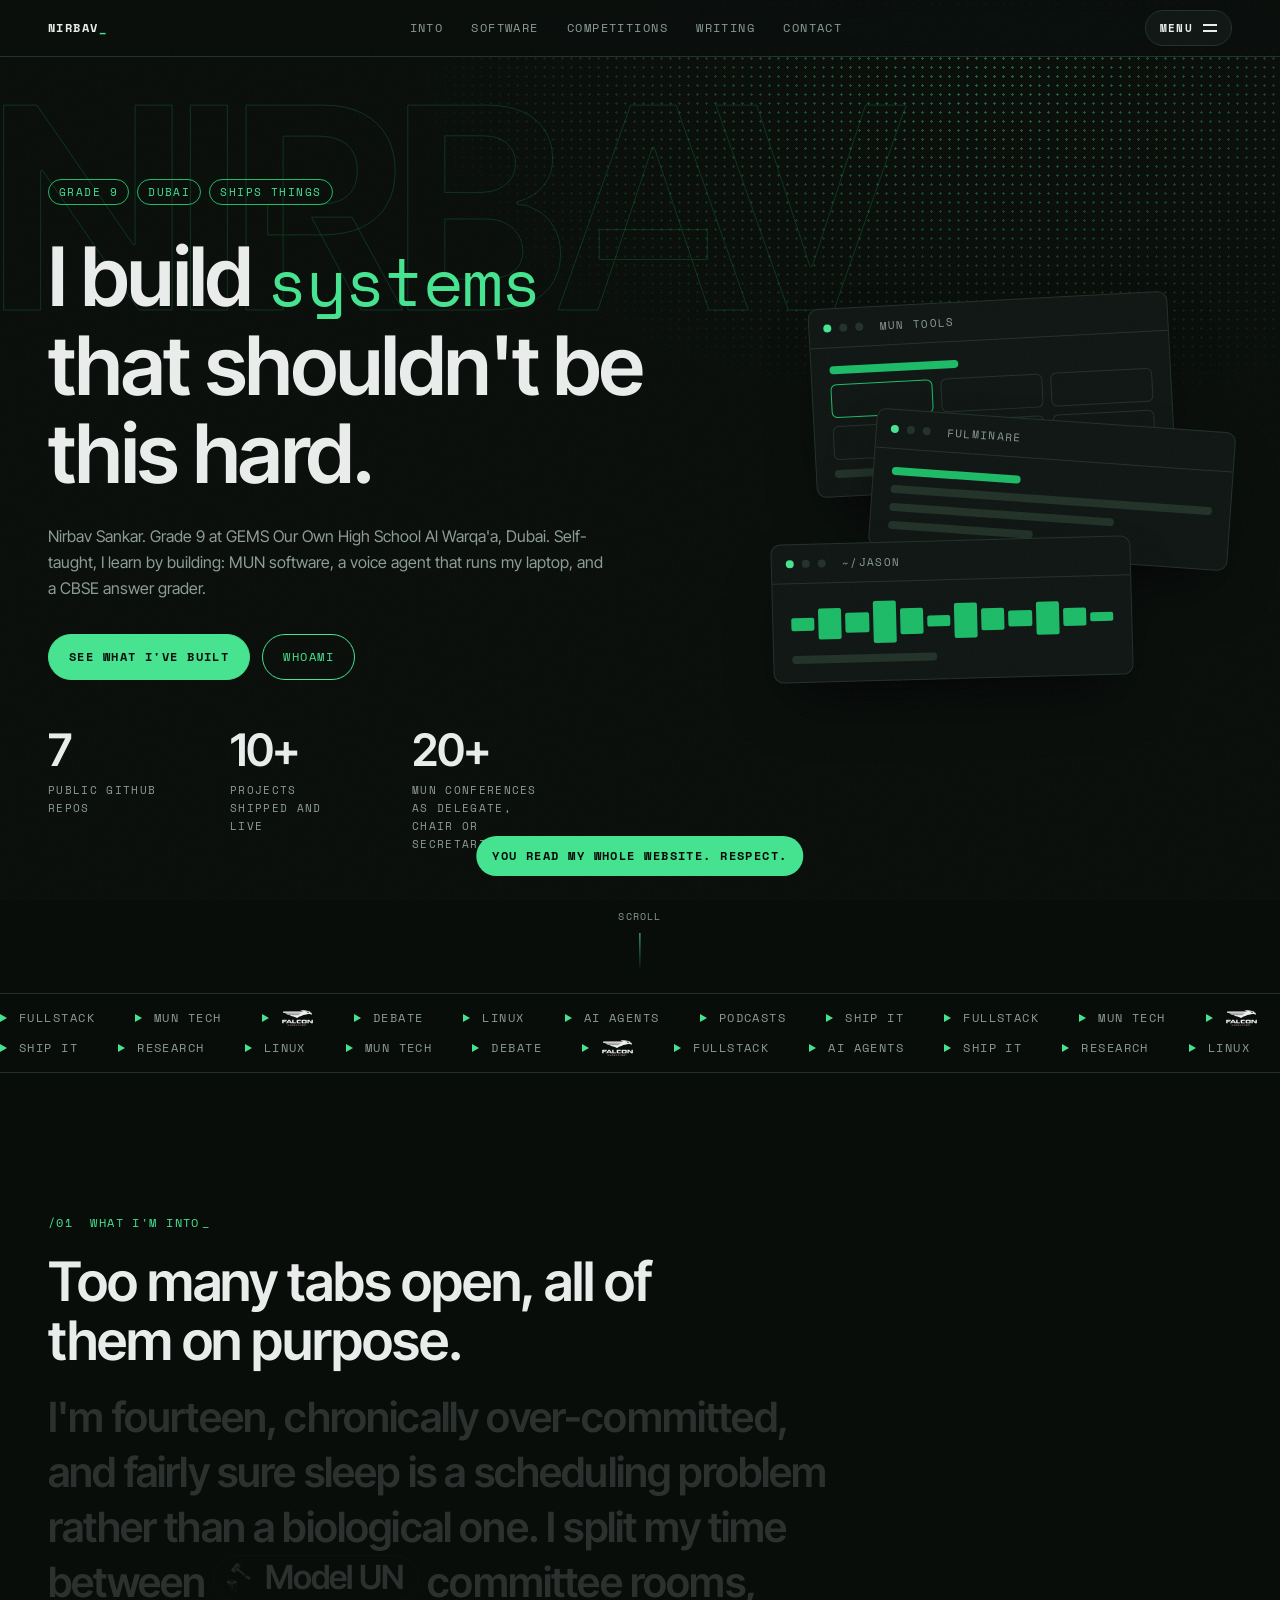
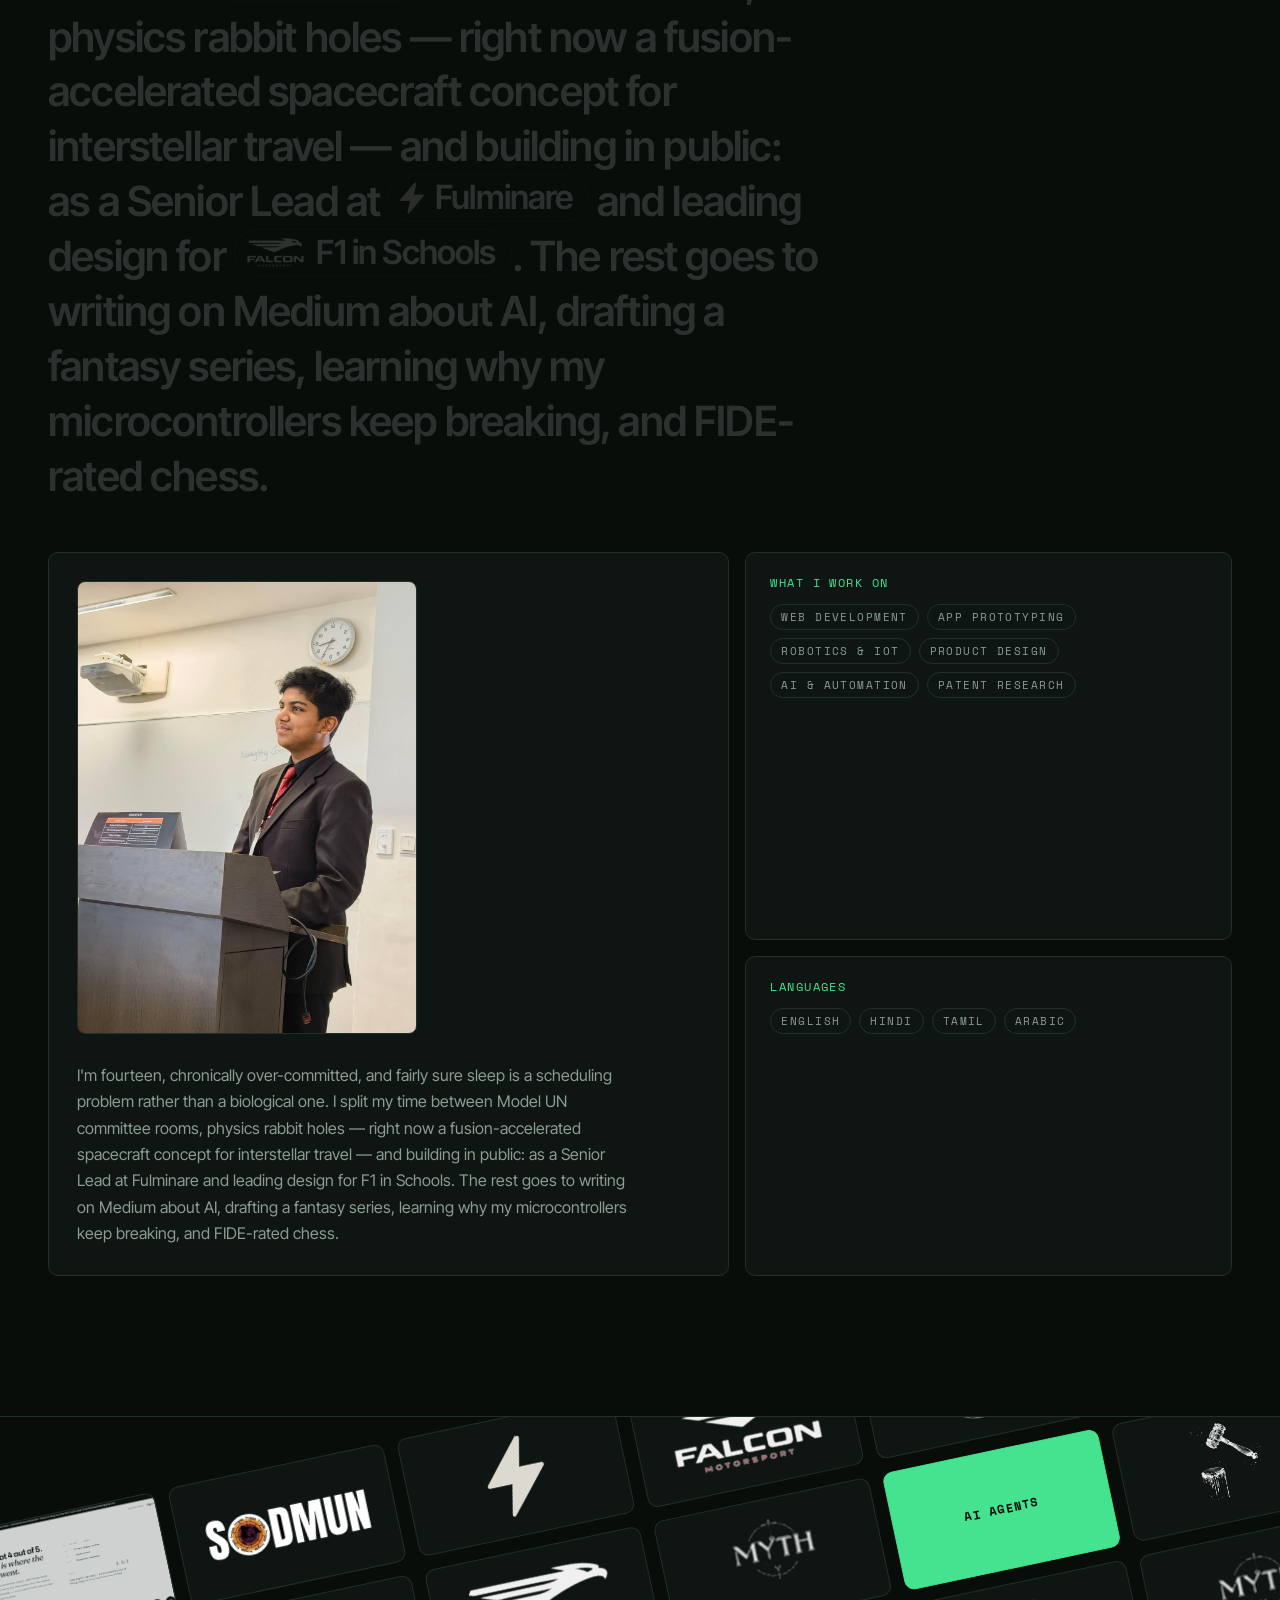
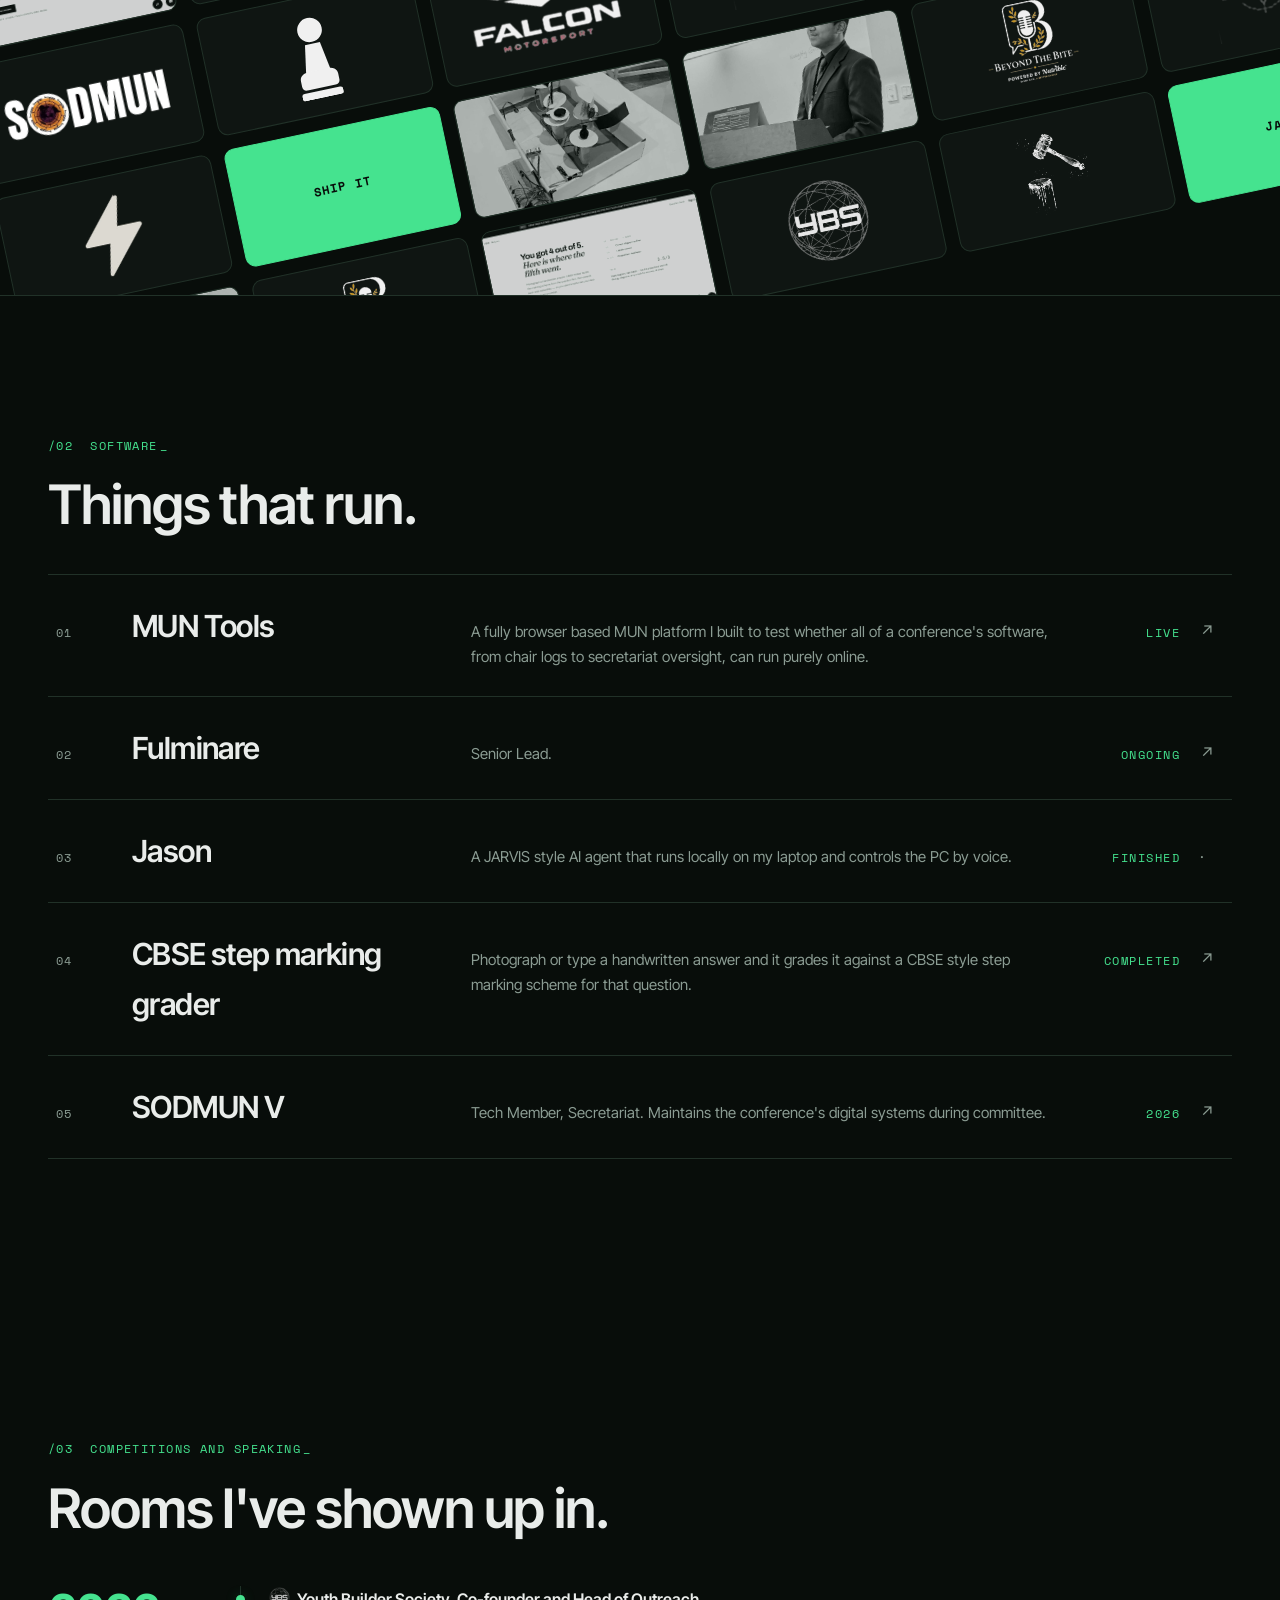
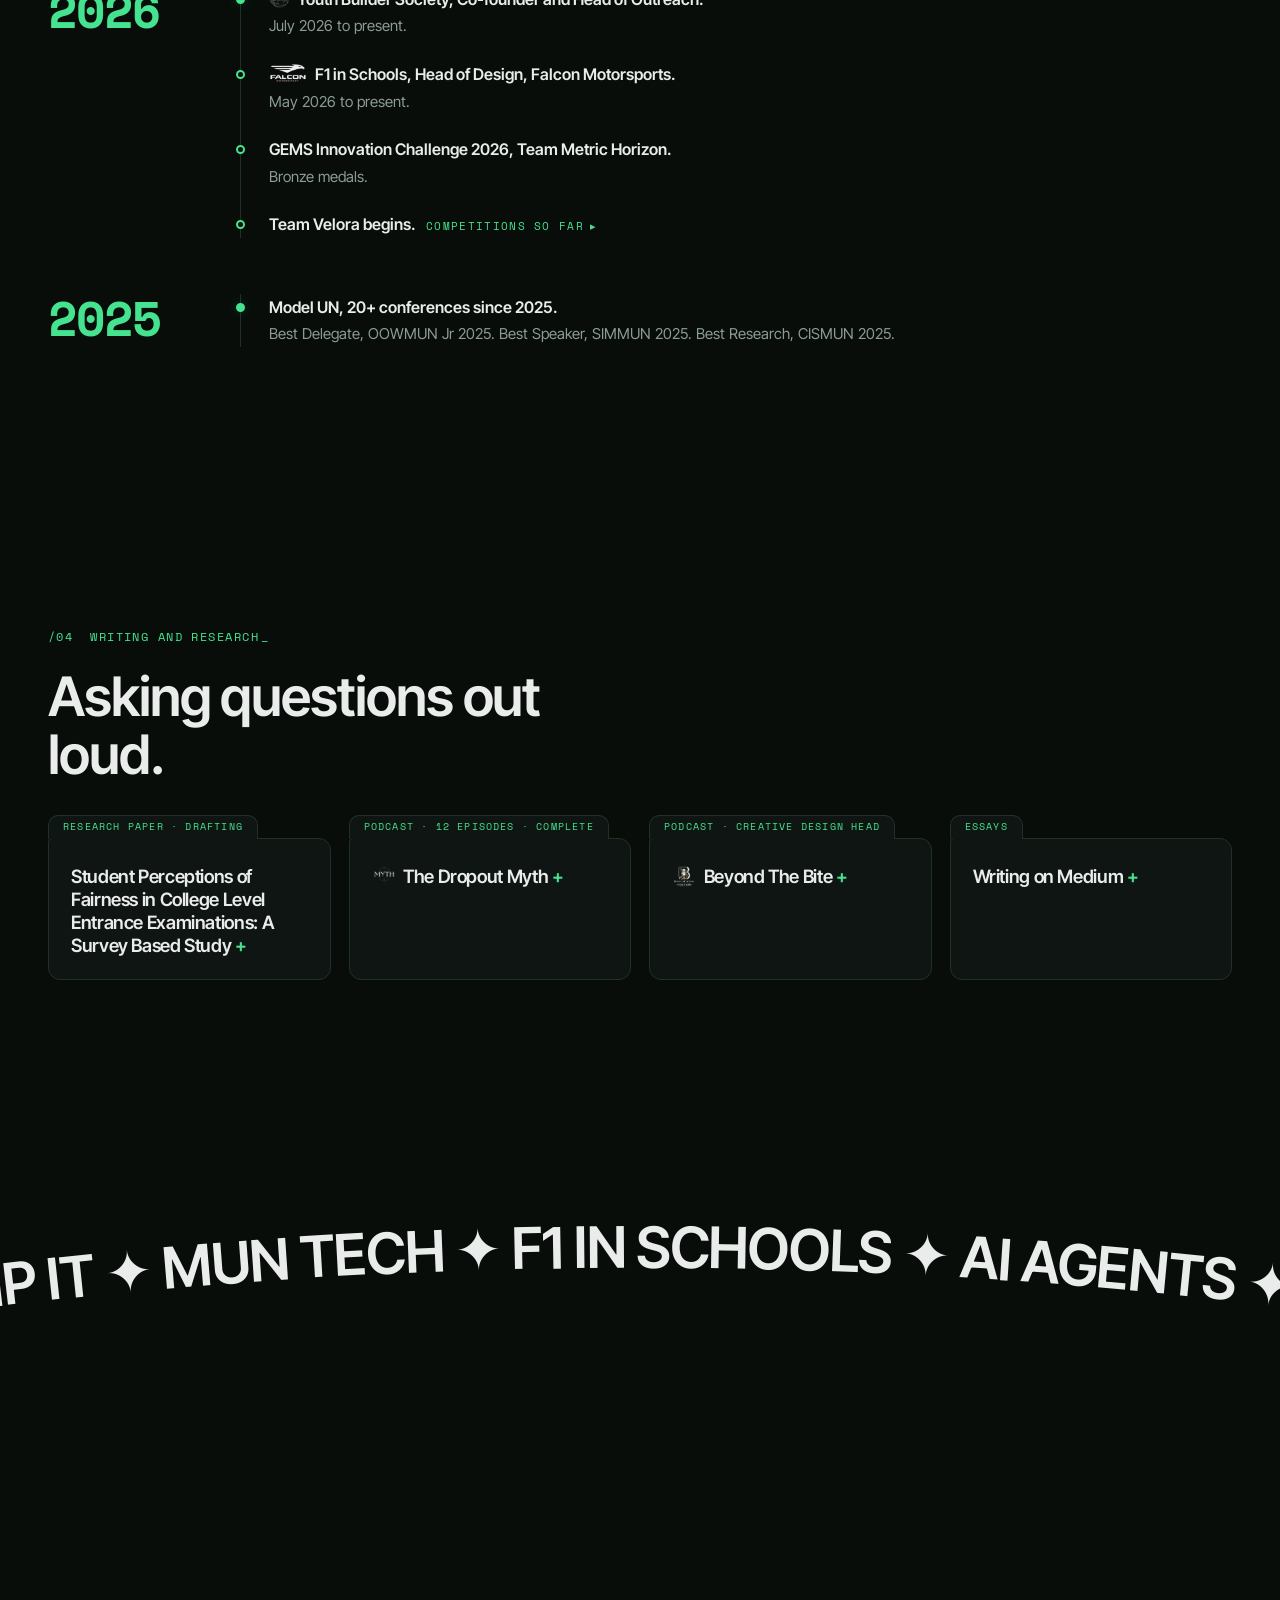
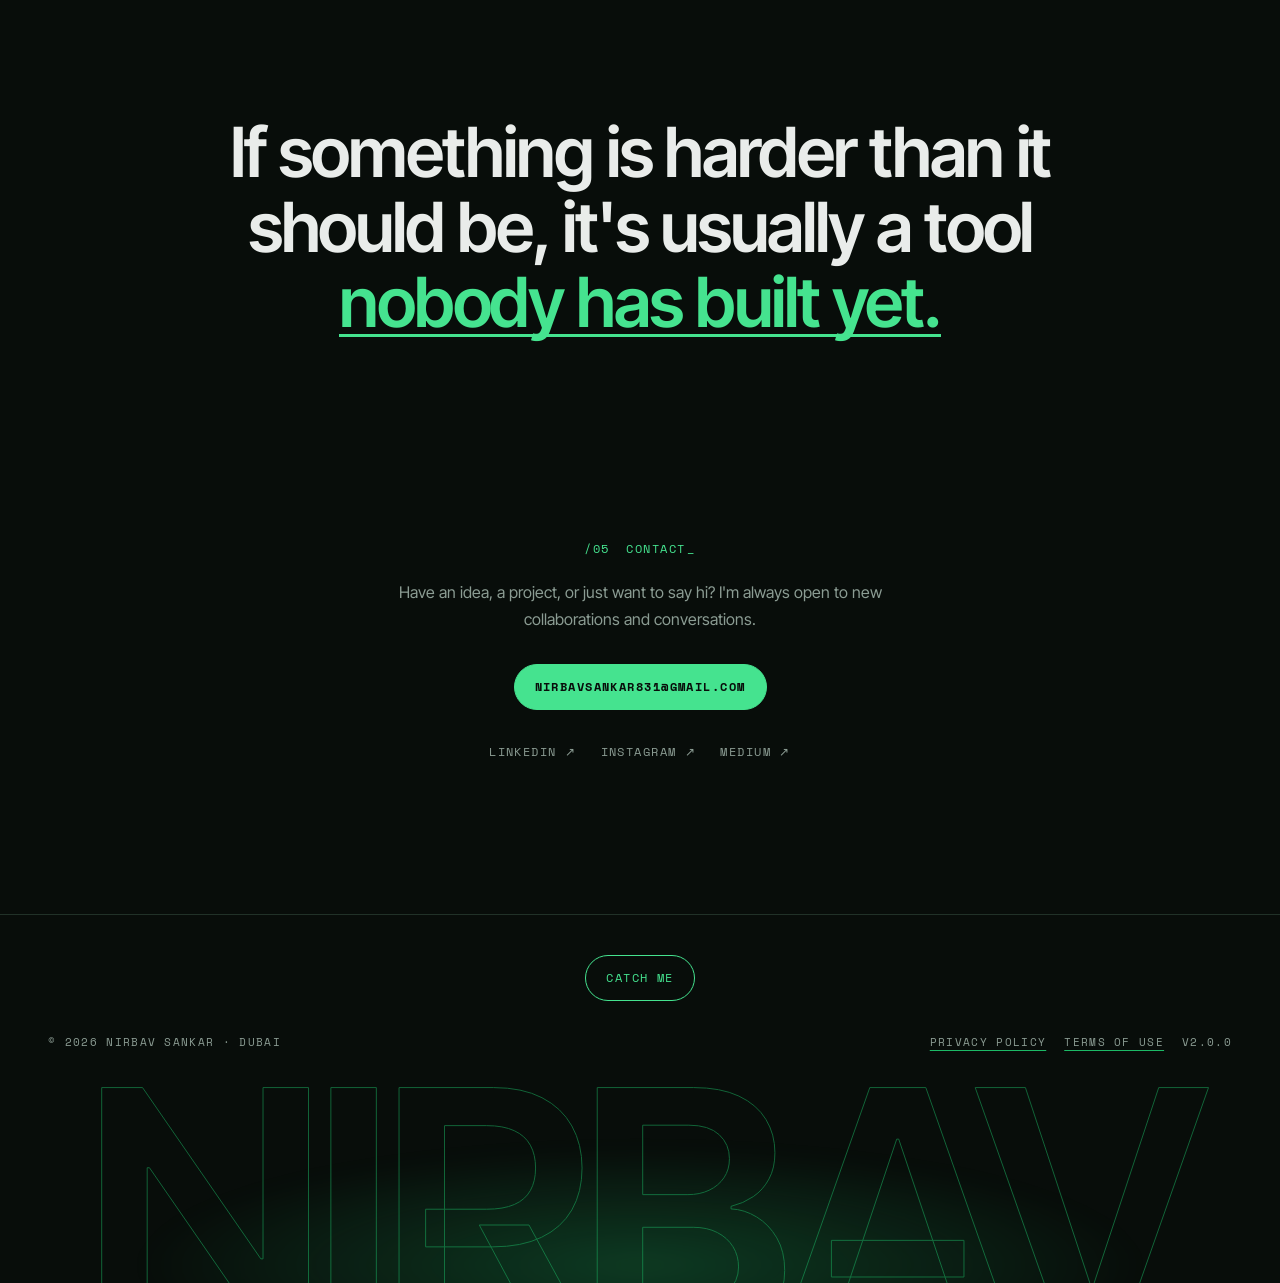
<file: index.html>
<!doctype html>
<html lang="en">
<head>
<meta charset="utf-8">
<meta name="viewport" content="width=device-width, initial-scale=1">
<title>Nirbav Sankar</title>
<meta name="description" content="Nirbav Sankar, Grade 9, Dubai. Self-taught builder of MUN software, AI agents and student tools.">
<meta name="theme-color" content="#060d09">
<meta property="og:title" content="Nirbav Sankar">
<meta property="og:description" content="Grade 9, Dubai. Ships things.">
<link rel="icon" href="assets/img/favicon-32.png" sizes="32x32" type="image/png">
<link rel="icon" href="assets/img/favicon-192.png" sizes="192x192" type="image/png">
<link rel="apple-touch-icon" href="assets/img/apple-touch-icon.png">
<link rel="preconnect" href="https://fonts.googleapis.com">
<link rel="preconnect" href="https://fonts.gstatic.com" crossorigin>
<link rel="preload" href="assets/fonts/space-mono-400-latin.woff2" as="font" type="font/woff2" crossorigin>
<link rel="stylesheet" href="https://fonts.googleapis.com/css2?family=Inter+Tight:wght@400;600&display=swap">
<link rel="stylesheet" href="styles/tokens.css">
<link rel="stylesheet" href="styles/site.css">
<script>document.documentElement.classList.add('js')</script>
<script src="js/hue.js" defer></script>
<script src="js/fun.js" defer></script>
<script src="js/motion.js" defer></script>
<script src="js/extras.js" defer></script>
</head>
<body>
<div class="progress" aria-hidden="true"></div>
<div class="loader" role="status" aria-live="polite">
  <div class="lattice" aria-hidden="true"><i></i><i></i><i></i><i></i><i></i><i></i><i></i><i></i><i></i></div>
  <span class="loader-label mono">Thinking</span>
  <span class="loader-time mono">0.0s</span>
</div>
<a class="skip mono" href="#main">Skip to content</a>
<div class="halftone" aria-hidden="true"></div>
<div class="grain" aria-hidden="true"></div>

<header class="nav">
  <nav class="wrap mono" aria-label="Primary">
    <a class="nav-mark" href="#home">NIRBAV<span>_</span></a>
    <ul>
      <li><a href="#about">Into</a></li>
      <li><a href="#software">Software</a></li>
      <li><a href="#competitions">Competitions</a></li>
      <li><a href="#writing">Writing</a></li>
      <li><a href="#contact">Contact</a></li>
    </ul>
    <button class="menu-btn" type="button" aria-expanded="false" aria-controls="card-nav">Menu <i aria-hidden="true"></i></button>
  </nav>
  <div id="card-nav" class="card-nav wrap" hidden>
    <div class="nav-card">
      <p class="nav-card-label mono">Explore</p>
      <a href="#about">What I'm into</a><a href="#software">Software</a><a href="#competitions">Competitions</a><a href="#writing">Writing</a>
    </div>
    <div class="nav-card">
      <p class="nav-card-label mono">Projects</p>
      <a href="https://app.muntool.nirbav.com">MUN Tools ↗</a><a href="https://fulmina.re">Fulminare ↗</a><a href="https://cbse-helper-v11.vercel.app/">CBSE grader ↗</a><a href="https://sodmun.com">SODMUN ↗</a>
    </div>
    <div class="nav-card nav-card-accent">
      <p class="nav-card-label mono">Contact</p>
      <a href="mailto:nirbavsankar831@gmail.com">Email</a><a href="https://www.linkedin.com/in/nirbav-sankar-9b287b400/">LinkedIn ↗</a><a href="https://instagram.com/tfw_nirbav_">Instagram ↗</a><a href="https://medium.com/@nirbavsankar">Medium ↗</a>
    </div>
  </div>
</header>

<main id="main">

  <section id="home" class="hero" data-hue="148" aria-labelledby="hero-title">
    <div class="ghost" aria-hidden="true">NIRBAV</div>
    <div class="wrap">
      <div>
        <ul class="chips mono" aria-label="At a glance" style="list-style:none;padding:0">
          <li class="chip">Grade 9</li>
          <li class="chip">Dubai</li>
          <li class="chip">Ships things</li>
        </ul>
        <h1 id="hero-title">I build <span class="mono-word">systems</span> that shouldn't be this hard.</h1>
        <p class="lede">Nirbav Sankar. Grade 9 at GEMS Our Own High School Al Warqa'a, Dubai. Self-taught, I learn by building: MUN software, a voice agent that runs my laptop, and a CBSE answer grader.</p>
        <div class="cta">
          <a class="btn btn-solid" href="#software">See what I've built</a>
          <a class="btn btn-ghost" href="#about">whoami</a>
        </div>
        <dl class="stats">
          <div><dt class="mono">Public GitHub repos</dt><dd>7</dd></div>
          <div><dt class="mono">Projects shipped and live</dt><dd>10+</dd></div>
          <div><dt class="mono">MUN conferences as delegate, chair or secretariat</dt><dd>20+</dd></div>
        </dl>
      </div>

      <div class="stack" aria-hidden="true">
        <div class="win">
          <div class="win-bar mono"><i></i><i></i><i></i>&nbsp;MUN Tools</div>
          <div class="win-body">
            <div class="row a"></div>
            <div class="grid"><span></span><span></span><span></span><span></span><span></span><span></span></div>
            <div class="row s"></div>
          </div>
        </div>
        <div class="win">
          <div class="win-bar mono"><i></i><i></i><i></i>&nbsp;Fulminare</div>
          <div class="win-body">
            <div class="row a"></div>
            <div class="row"></div>
            <div class="row s"></div>
            <div class="row xs"></div>
          </div>
        </div>
        <div class="win">
          <div class="win-bar mono"><i></i><i></i><i></i>&nbsp;~/jason</div>
          <div class="win-body">
            <div class="wave"><span style="height:30%"></span><span style="height:70%"></span><span style="height:45%"></span><span style="height:95%"></span><span style="height:60%"></span><span style="height:25%"></span><span style="height:80%"></span><span style="height:50%"></span><span style="height:35%"></span><span style="height:75%"></span><span style="height:40%"></span><span style="height:20%"></span></div>
            <div class="row xs"></div>
          </div>
        </div>
      </div>
    </div>
    <a class="hero-scroll mono" href="#about">Scroll<span aria-hidden="true"></span></a>
  </section>

  <div class="marquee mono" aria-hidden="true">
    <ul><li>Fullstack</li><li>MUN tech</li><li><img class="mq-logo" src="assets/img/falcon-motorsport-logo.png" alt=""></li><li>Debate</li><li>Linux</li><li>AI agents</li><li>Podcasts</li><li>Ship it</li><li>Fullstack</li><li>MUN tech</li><li><img class="mq-logo" src="assets/img/falcon-motorsport-logo.png" alt=""></li><li>Debate</li><li>Linux</li><li>AI agents</li><li>Podcasts</li><li>Ship it</li></ul>
    <ul><li>Ship it</li><li>Research</li><li>Linux</li><li>MUN tech</li><li>Debate</li><li><img class="mq-logo" src="assets/img/falcon-motorsport-logo.png" alt=""></li><li>Fullstack</li><li>AI agents</li><li>Ship it</li><li>Research</li><li>Linux</li><li>MUN tech</li><li>Debate</li><li><img class="mq-logo" src="assets/img/falcon-motorsport-logo.png" alt=""></li><li>Fullstack</li><li>AI agents</li></ul>
  </div>

  <section id="about" data-hue="148" aria-labelledby="about-title">
    <div class="wrap">
      <p class="marker mono">/01  What I'm into</p>
      <h2 id="about-title" class="section-title">Too many tabs open, all of them on purpose.</h2>
      <p class="story">I'm fourteen, chronically over-committed, and fairly sure sleep is a scheduling problem rather than a biological one. I split my time between <span class="story-chip"><img src="assets/img/mun-gavel.png" alt="" loading="lazy" decoding="async">Model UN</span> committee rooms, physics rabbit holes — right now a fusion-accelerated spacecraft concept for interstellar travel — and building in public: as a Senior Lead at <span class="story-chip"><img src="assets/img/fulminare-logo.png" alt="" loading="lazy" decoding="async">Fulminare</span> and leading design for <span class="story-chip"><img src="assets/img/falcon-motorsport-logo.png" alt="" loading="lazy" decoding="async">F1 in Schools</span>. The rest goes to writing on Medium about AI, drafting a fantasy series, learning why my microcontrollers keep breaking, and FIDE-rated chess.</p>
      <div class="into-grid">
        <div class="panel about about-photo">
          <img class="portrait" src="assets/img/nirbav-portrait.jpg" alt="Nirbav Sankar" width="1084" height="1440" loading="lazy" decoding="async">
          <p>I'm fourteen, chronically over-committed, and fairly sure sleep is a scheduling problem rather than a biological one. I split my time between Model UN committee rooms, physics rabbit holes — right now a fusion-accelerated spacecraft concept for interstellar travel — and building in public: as a Senior Lead at Fulminare and leading design for F1 in Schools. The rest goes to writing on Medium about AI, drafting a fantasy series, learning why my microcontrollers keep breaking, and FIDE-rated chess.</p>
        </div>
        <div class="side">
          <div class="panel" style="padding:24px">
            <h3>What I work on</h3>
            <ul class="mono"><li class="chip">Web development</li><li class="chip">App prototyping</li><li class="chip">Robotics &amp; IoT</li><li class="chip">Product design</li><li class="chip">AI &amp; automation</li><li class="chip">Patent research</li></ul>
          </div>
          <div class="panel" style="padding:24px">
            <h3>Languages</h3>
            <ul class="mono"><li class="chip">English</li><li class="chip">Hindi</li><li class="chip">Tamil</li><li class="chip">Arabic</li></ul>
          </div>
        </div>
      </div>
    </div>
  </section>

  <div class="gridmotion mono" aria-hidden="true">
  <div class="gm-tilt">
    <div class="gm-row"><span class="gm-tile gm-img"><img src="assets/img/inspire-26-prototype.jpg" alt="" loading="lazy" decoding="async"></span><span class="gm-tile gm-img"><img src="assets/img/cbse-helper.png" alt="" loading="lazy" decoding="async"></span><span class="gm-tile gm-logo"><img src="assets/img/sodmun-logo.png" alt="" loading="lazy" decoding="async"></span><span class="gm-tile gm-logo"><img src="assets/img/fulminare-logo.png" alt="" loading="lazy" decoding="async"></span><span class="gm-tile gm-logo"><img src="assets/img/falcon-motorsport-logo.png" alt="" loading="lazy" decoding="async"></span><span class="gm-tile gm-logo"><img src="assets/img/ybs-logo.png" alt="" loading="lazy" decoding="async"></span><span class="gm-tile gm-accent">Research</span><span class="gm-tile gm-img"><img src="assets/img/inspire-26-prototype.jpg" alt="" loading="lazy" decoding="async"></span><span class="gm-tile gm-img"><img src="assets/img/cbse-helper.png" alt="" loading="lazy" decoding="async"></span><span class="gm-tile gm-logo"><img src="assets/img/sodmun-logo.png" alt="" loading="lazy" decoding="async"></span><span class="gm-tile gm-logo"><img src="assets/img/fulminare-logo.png" alt="" loading="lazy" decoding="async"></span><span class="gm-tile gm-logo"><img src="assets/img/falcon-motorsport-logo.png" alt="" loading="lazy" decoding="async"></span><span class="gm-tile gm-logo"><img src="assets/img/ybs-logo.png" alt="" loading="lazy" decoding="async"></span><span class="gm-tile gm-accent">Research</span><span class="gm-tile gm-img"><img src="assets/img/inspire-26-prototype.jpg" alt="" loading="lazy" decoding="async"></span><span class="gm-tile gm-img"><img src="assets/img/cbse-helper.png" alt="" loading="lazy" decoding="async"></span><span class="gm-tile gm-logo"><img src="assets/img/sodmun-logo.png" alt="" loading="lazy" decoding="async"></span><span class="gm-tile gm-logo"><img src="assets/img/fulminare-logo.png" alt="" loading="lazy" decoding="async"></span><span class="gm-tile gm-logo"><img src="assets/img/falcon-motorsport-logo.png" alt="" loading="lazy" decoding="async"></span><span class="gm-tile gm-logo"><img src="assets/img/ybs-logo.png" alt="" loading="lazy" decoding="async"></span><span class="gm-tile gm-accent">Research</span><span class="gm-tile gm-img"><img src="assets/img/inspire-26-prototype.jpg" alt="" loading="lazy" decoding="async"></span><span class="gm-tile gm-img"><img src="assets/img/cbse-helper.png" alt="" loading="lazy" decoding="async"></span><span class="gm-tile gm-logo"><img src="assets/img/sodmun-logo.png" alt="" loading="lazy" decoding="async"></span><span class="gm-tile gm-logo"><img src="assets/img/fulminare-logo.png" alt="" loading="lazy" decoding="async"></span><span class="gm-tile gm-logo"><img src="assets/img/falcon-motorsport-logo.png" alt="" loading="lazy" decoding="async"></span><span class="gm-tile gm-logo"><img src="assets/img/ybs-logo.png" alt="" loading="lazy" decoding="async"></span><span class="gm-tile gm-accent">Research</span></div>
    <div class="gm-row"><span class="gm-tile gm-logo"><img src="assets/img/mun-gavel.png" alt="" loading="lazy" decoding="async"></span><span class="gm-tile gm-logo"><img src="assets/img/sodmun-logo.png" alt="" loading="lazy" decoding="async"></span><span class="gm-tile gm-logo"><img src="assets/img/chess-tile.svg" alt="" loading="lazy" decoding="async"></span><span class="gm-tile gm-logo"><img src="assets/img/falcon-motorsport-logo.png" alt="" loading="lazy" decoding="async"></span><span class="gm-tile gm-logo"><img src="assets/img/dropout-myth-logo.png" alt="" loading="lazy" decoding="async"></span><span class="gm-tile gm-accent">AI agents</span><span class="gm-tile gm-logo"><img src="assets/img/mun-gavel.png" alt="" loading="lazy" decoding="async"></span><span class="gm-tile gm-logo"><img src="assets/img/sodmun-logo.png" alt="" loading="lazy" decoding="async"></span><span class="gm-tile gm-logo"><img src="assets/img/chess-tile.svg" alt="" loading="lazy" decoding="async"></span><span class="gm-tile gm-logo"><img src="assets/img/falcon-motorsport-logo.png" alt="" loading="lazy" decoding="async"></span><span class="gm-tile gm-logo"><img src="assets/img/dropout-myth-logo.png" alt="" loading="lazy" decoding="async"></span><span class="gm-tile gm-accent">AI agents</span><span class="gm-tile gm-logo"><img src="assets/img/mun-gavel.png" alt="" loading="lazy" decoding="async"></span><span class="gm-tile gm-logo"><img src="assets/img/sodmun-logo.png" alt="" loading="lazy" decoding="async"></span><span class="gm-tile gm-logo"><img src="assets/img/chess-tile.svg" alt="" loading="lazy" decoding="async"></span><span class="gm-tile gm-logo"><img src="assets/img/falcon-motorsport-logo.png" alt="" loading="lazy" decoding="async"></span><span class="gm-tile gm-logo"><img src="assets/img/dropout-myth-logo.png" alt="" loading="lazy" decoding="async"></span><span class="gm-tile gm-accent">AI agents</span><span class="gm-tile gm-logo"><img src="assets/img/mun-gavel.png" alt="" loading="lazy" decoding="async"></span><span class="gm-tile gm-logo"><img src="assets/img/sodmun-logo.png" alt="" loading="lazy" decoding="async"></span><span class="gm-tile gm-logo"><img src="assets/img/chess-tile.svg" alt="" loading="lazy" decoding="async"></span><span class="gm-tile gm-logo"><img src="assets/img/falcon-motorsport-logo.png" alt="" loading="lazy" decoding="async"></span><span class="gm-tile gm-logo"><img src="assets/img/dropout-myth-logo.png" alt="" loading="lazy" decoding="async"></span><span class="gm-tile gm-accent">AI agents</span></div>
    <div class="gm-row"><span class="gm-tile gm-logo"><img src="assets/img/dropout-myth-logo.png" alt="" loading="lazy" decoding="async"></span><span class="gm-tile gm-logo"><img src="assets/img/fulminare-logo.png" alt="" loading="lazy" decoding="async"></span><span class="gm-tile gm-accent">Ship it</span><span class="gm-tile gm-img"><img src="assets/img/inspire-26-prototype.jpg" alt="" loading="lazy" decoding="async"></span><span class="gm-tile gm-img"><img src="assets/img/nirbav-portrait.jpg" alt="" loading="lazy" decoding="async"></span><span class="gm-tile gm-logo"><img src="assets/img/beyond-the-bite-logo.png" alt="" loading="lazy" decoding="async"></span><span class="gm-tile gm-logo"><img src="assets/img/dropout-myth-logo.png" alt="" loading="lazy" decoding="async"></span><span class="gm-tile gm-logo"><img src="assets/img/fulminare-logo.png" alt="" loading="lazy" decoding="async"></span><span class="gm-tile gm-accent">Ship it</span><span class="gm-tile gm-img"><img src="assets/img/inspire-26-prototype.jpg" alt="" loading="lazy" decoding="async"></span><span class="gm-tile gm-img"><img src="assets/img/nirbav-portrait.jpg" alt="" loading="lazy" decoding="async"></span><span class="gm-tile gm-logo"><img src="assets/img/beyond-the-bite-logo.png" alt="" loading="lazy" decoding="async"></span><span class="gm-tile gm-logo"><img src="assets/img/dropout-myth-logo.png" alt="" loading="lazy" decoding="async"></span><span class="gm-tile gm-logo"><img src="assets/img/fulminare-logo.png" alt="" loading="lazy" decoding="async"></span><span class="gm-tile gm-accent">Ship it</span><span class="gm-tile gm-img"><img src="assets/img/inspire-26-prototype.jpg" alt="" loading="lazy" decoding="async"></span><span class="gm-tile gm-img"><img src="assets/img/nirbav-portrait.jpg" alt="" loading="lazy" decoding="async"></span><span class="gm-tile gm-logo"><img src="assets/img/beyond-the-bite-logo.png" alt="" loading="lazy" decoding="async"></span><span class="gm-tile gm-logo"><img src="assets/img/dropout-myth-logo.png" alt="" loading="lazy" decoding="async"></span><span class="gm-tile gm-logo"><img src="assets/img/fulminare-logo.png" alt="" loading="lazy" decoding="async"></span><span class="gm-tile gm-accent">Ship it</span><span class="gm-tile gm-img"><img src="assets/img/inspire-26-prototype.jpg" alt="" loading="lazy" decoding="async"></span><span class="gm-tile gm-img"><img src="assets/img/nirbav-portrait.jpg" alt="" loading="lazy" decoding="async"></span><span class="gm-tile gm-logo"><img src="assets/img/beyond-the-bite-logo.png" alt="" loading="lazy" decoding="async"></span></div>
    <div class="gm-row"><span class="gm-tile gm-accent">Jason</span><span class="gm-tile gm-img"><img src="assets/img/nirbav-portrait.jpg" alt="" loading="lazy" decoding="async"></span><span class="gm-tile gm-logo"><img src="assets/img/beyond-the-bite-logo.png" alt="" loading="lazy" decoding="async"></span><span class="gm-tile gm-img"><img src="assets/img/cbse-helper.png" alt="" loading="lazy" decoding="async"></span><span class="gm-tile gm-logo"><img src="assets/img/ybs-logo.png" alt="" loading="lazy" decoding="async"></span><span class="gm-tile gm-logo"><img src="assets/img/mun-gavel.png" alt="" loading="lazy" decoding="async"></span><span class="gm-tile gm-accent">Jason</span><span class="gm-tile gm-img"><img src="assets/img/nirbav-portrait.jpg" alt="" loading="lazy" decoding="async"></span><span class="gm-tile gm-logo"><img src="assets/img/beyond-the-bite-logo.png" alt="" loading="lazy" decoding="async"></span><span class="gm-tile gm-img"><img src="assets/img/cbse-helper.png" alt="" loading="lazy" decoding="async"></span><span class="gm-tile gm-logo"><img src="assets/img/ybs-logo.png" alt="" loading="lazy" decoding="async"></span><span class="gm-tile gm-logo"><img src="assets/img/mun-gavel.png" alt="" loading="lazy" decoding="async"></span><span class="gm-tile gm-accent">Jason</span><span class="gm-tile gm-img"><img src="assets/img/nirbav-portrait.jpg" alt="" loading="lazy" decoding="async"></span><span class="gm-tile gm-logo"><img src="assets/img/beyond-the-bite-logo.png" alt="" loading="lazy" decoding="async"></span><span class="gm-tile gm-img"><img src="assets/img/cbse-helper.png" alt="" loading="lazy" decoding="async"></span><span class="gm-tile gm-logo"><img src="assets/img/ybs-logo.png" alt="" loading="lazy" decoding="async"></span><span class="gm-tile gm-logo"><img src="assets/img/mun-gavel.png" alt="" loading="lazy" decoding="async"></span><span class="gm-tile gm-accent">Jason</span><span class="gm-tile gm-img"><img src="assets/img/nirbav-portrait.jpg" alt="" loading="lazy" decoding="async"></span><span class="gm-tile gm-logo"><img src="assets/img/beyond-the-bite-logo.png" alt="" loading="lazy" decoding="async"></span><span class="gm-tile gm-img"><img src="assets/img/cbse-helper.png" alt="" loading="lazy" decoding="async"></span><span class="gm-tile gm-logo"><img src="assets/img/ybs-logo.png" alt="" loading="lazy" decoding="async"></span><span class="gm-tile gm-logo"><img src="assets/img/mun-gavel.png" alt="" loading="lazy" decoding="async"></span></div>
  </div>
  </div>

  <section id="software" data-hue="148" aria-labelledby="software-title">
    <div class="wrap">
      <p class="marker mono">/02  Software</p>
      <h2 id="software-title" class="section-title">Things that run.</h2>
      <ol class="rows">
        <li class="row" data-thumb="assets/img/mun-gavel.png">
          <a class="row-link" href="https://app.muntool.nirbav.com">
            <span class="row-num mono">01</span>
            <span class="row-name">MUN Tools</span>
            <span class="row-summary">A fully browser based MUN platform I built to test whether all of a conference's software, from chair logs to secretariat oversight, can run purely online.</span>
            <span class="row-status mono">Live</span>
            <span class="row-arrow" aria-hidden="true">↗</span>
          </a>
        </li>
        <li class="row" data-thumb="assets/img/fulminare-logo.png">
          <a class="row-link" href="https://fulmina.re">
            <span class="row-num mono">02</span>
            <span class="row-name">Fulminare</span>
            <span class="row-summary">Senior Lead.</span>
            <span class="row-status mono">Ongoing</span>
            <span class="row-arrow" aria-hidden="true">↗</span>
          </a>
        </li>
        <li class="row">
          <div class="row-link">
            <span class="row-num mono">03</span>
            <span class="row-name">Jason</span>
            <span class="row-summary">A JARVIS style AI agent that runs locally on my laptop and controls the PC by voice.</span>
            <span class="row-status mono">Finished</span>
            <span class="row-arrow" aria-hidden="true">·</span>
          </div>
        </li>
        <li class="row" data-thumb="assets/img/cbse-helper.png">
          <a class="row-link" href="https://cbse-helper-v11.vercel.app/">
            <span class="row-num mono">04</span>
            <span class="row-name">CBSE step marking grader</span>
            <span class="row-summary">Photograph or type a handwritten answer and it grades it against a CBSE style step marking scheme for that question.</span>
            <span class="row-status mono">Completed</span>
            <span class="row-arrow" aria-hidden="true">↗</span>
          </a>
        </li>
        <li class="row" data-thumb="assets/img/sodmun-logo.png">
          <a class="row-link" href="https://sodmun.com">
            <span class="row-num mono">05</span>
            <span class="row-name">SODMUN V</span>
            <span class="row-summary">Tech Member, Secretariat. Maintains the conference's digital systems during committee.</span>
            <span class="row-status mono">2026</span>
            <span class="row-arrow" aria-hidden="true">↗</span>
          </a>
        </li>
      </ol>
      <div class="row-thumb" aria-hidden="true"><img alt=""></div>
    </div>
  </section>

  <section id="competitions" data-hue="148" aria-labelledby="competitions-title">
    <div class="wrap">
      <p class="marker mono">/03  Competitions and speaking</p>
      <h2 id="competitions-title" class="section-title">Rooms I've shown up in.</h2>
      <ol class="timeline">
      <li class="tl-year">
        <h3 class="yr mono">2026</h3>
        <ul class="tl-items">
            <li><p><strong><img class="mark" src="assets/img/ybs-logo.png" alt="" loading="lazy" decoding="async">Youth Builder Society, Co-founder and Head of Outreach.</strong> <span class="detail">July 2026 to present.</span></p></li>
            <li><p><strong><img class="mark" src="assets/img/falcon-motorsport-logo.png" alt="" loading="lazy" decoding="async">F1 in Schools, Head of Design, Falcon Motorsports.</strong> <span class="detail">May 2026 to present.</span></p></li>
            <li><p><strong>GEMS Innovation Challenge 2026, Team Metric Horizon.</strong> <span class="detail">Bronze medals.</span></p></li>
            <li>
              <details class="tl-more">
                <summary><strong>Team Velora begins.</strong> <span class="detail">Competitions so far</span></summary>
                <ul class="tl-sub">
                  <li><strong>Curtin University Dubai STEM Competition.</strong> <span class="detail">4th of 150+ teams.</span></li>
                  <li><strong>Dubai Youth Innovation Olympiad.</strong> <span class="detail">Team Leader.</span></li>
                  <li><strong>INSPIRE '26, American University of Sharjah (IEEE SSCS).</strong> <span class="detail">Team Leader, High School Track. Top 22 of 100+ submissions.</span></li>
                </ul>
              </details>
            </li>
        </ul>
      </li>
      <li class="tl-year">
        <h3 class="yr mono">2025</h3>
        <ul class="tl-items">
            <li><p><strong>Model UN, 20+ conferences since 2025.</strong> <span class="detail">Best Delegate, OOWMUN Jr 2025. Best Speaker, SIMMUN 2025. Best Research, CISMUN 2025.</span></p></li>
        </ul>
      </li>
      </ol>
    </div>
  </section>

  <section id="writing" data-hue="148" aria-labelledby="writing-title">
    <div class="wrap">
      <p class="marker mono">/04  Writing and research</p>
      <h2 id="writing-title" class="section-title">Asking questions out loud.</h2>
      <ul class="writing folders">
        <li class="folder" tabindex="0" aria-expanded="false">
          <span class="folder-tab mono">Research paper · Drafting</span>
          <h3>Student Perceptions of Fairness in College Level Entrance Examinations: A Survey Based Study</h3>
          <div class="folder-body"><p>In progress.</p></div>
        </li>
        <li class="folder" tabindex="0" aria-expanded="false">
          <span class="folder-tab mono">Podcast · 12 episodes · Complete</span>
          <h3><img class="mark" src="assets/img/dropout-myth-logo.png" alt="" loading="lazy" decoding="async">The Dropout Myth</h3>
          <div class="folder-body"><p>A 12 episode podcast where I interviewed dropouts about what leaving school actually looked like.</p>
          <div class="card-foot mono"><a href="https://welcome.inquires-thedropoutmyth.workers.dev/">thedropoutmyth ↗</a></div></div>
        </li>
        <li class="folder" tabindex="0" aria-expanded="false">
          <span class="folder-tab mono">Podcast · Creative Design Head</span>
          <h3><img class="mark" src="assets/img/beyond-the-bite-logo.png" alt="" loading="lazy" decoding="async">Beyond The Bite</h3>
          <div class="folder-body"><p>A health and nutrition podcast powered by Nutrible, featuring doctors and founders.</p>
          <div class="card-foot mono"><a href="https://nutrible.co/">nutrible.co ↗</a></div></div>
        </li>
        <li class="folder" tabindex="0" aria-expanded="false">
          <span class="folder-tab mono">Essays</span>
          <h3>Writing on Medium</h3>
          <div class="folder-body"><p>Writing about AI.</p>
          <div class="card-foot mono"><a href="https://medium.com/@nirbavsankar">@nirbavsankar ↗</a></div></div>
        </li>
      </ul>
    </div>
  </section>

  <div class="curved-loop" aria-hidden="true">
    <svg viewBox="0 0 1440 200" preserveAspectRatio="none"><path id="loop-curve" d="M-200,150 Q720,10 1640,150" fill="none"/>
      <text><textPath href="#loop-curve" startOffset="0">Build in public ✦ Ship it ✦ MUN tech ✦ F1 in Schools ✦ AI agents ✦ Podcasts ✦ Research ✦ Build in public ✦ Ship it ✦ MUN tech ✦ F1 in Schools ✦ AI agents ✦ Podcasts ✦ Research ✦ </textPath></text>
    </svg>
  </div>

  <section id="contact" data-hue="148" aria-labelledby="thesis">
    <div class="thesis wrap">
      <p id="thesis">If something is harder than it should be, it's usually a tool <em>nobody has built yet.</em></p>
    </div>
    <div class="contact wrap">
      <p class="marker mono">/05  Contact</p>
      <p class="lede">Have an idea, a project, or just want to say hi? I'm always open to new collaborations and conversations.</p>
      <a class="btn btn-solid" href="mailto:nirbavsankar831@gmail.com">nirbavsankar831@gmail.com</a>
      <ul class="links mono">
        <li><a href="https://www.linkedin.com/in/nirbav-sankar-9b287b400/">LinkedIn ↗</a></li>
        <li><a href="https://instagram.com/tfw_nirbav_">Instagram ↗</a></li>
        <li><a href="https://medium.com/@nirbavsankar">Medium ↗</a></li>
      </ul>
    </div>
  </section>

</main>

<footer>
  <div class="wrap catch-zone"><button type="button" class="btn btn-ghost catch-me">Catch me</button></div>
  <div class="wrap meta mono"><span>© 2026 Nirbav Sankar · Dubai</span><span class="legal-links"><a href="privacy.html">Privacy policy</a><a href="terms.html">Terms of use</a><span>v2.0.0</span></span></div>
  <div class="ghost" aria-hidden="true">NIRBAV</div>
  <div class="the-end" aria-hidden="true"></div>
</footer>
</body>
</html>
</file>
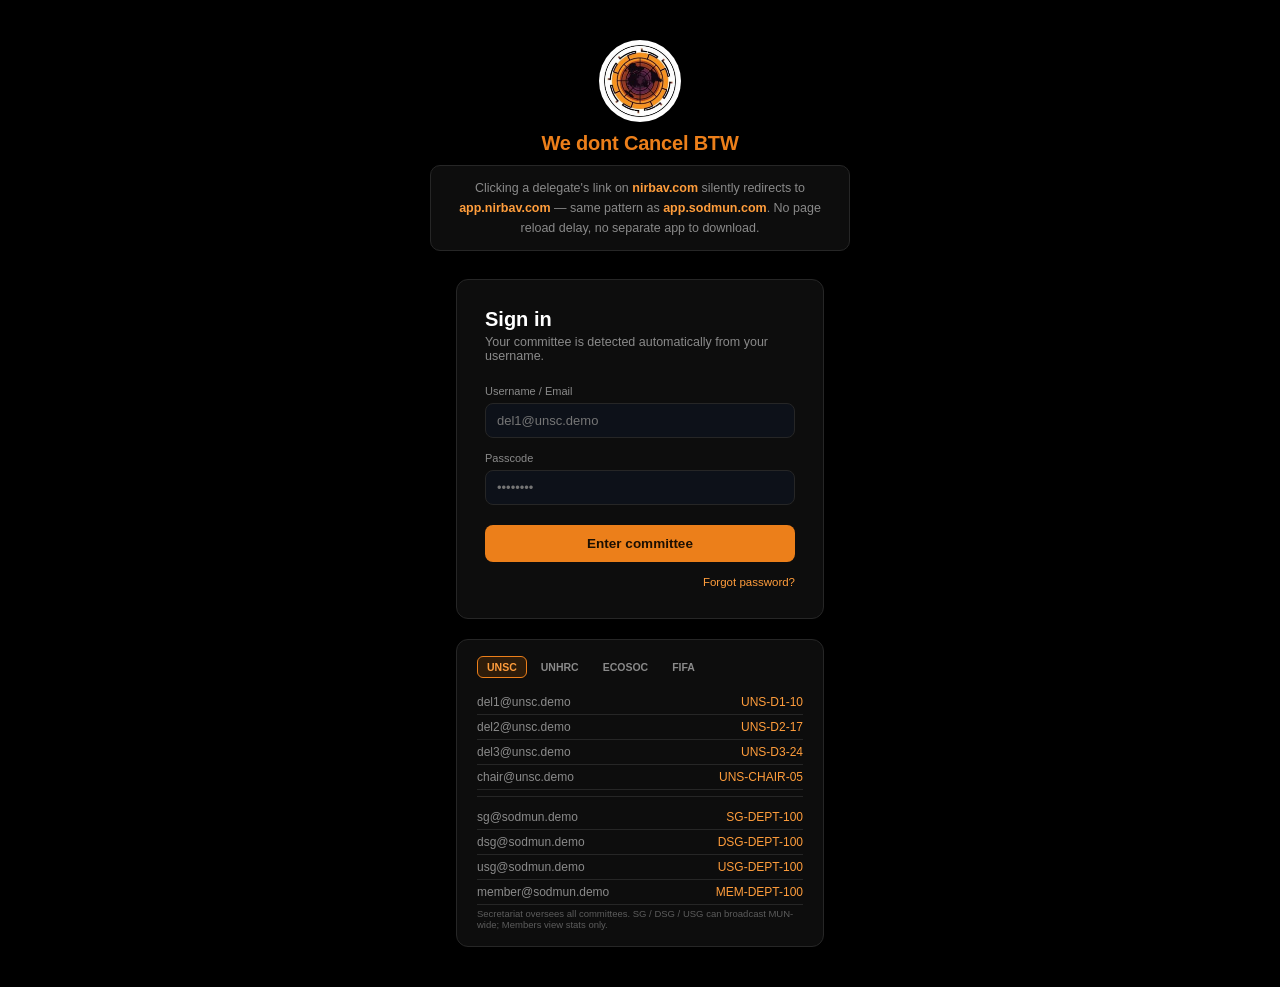
<file: muntool/index.html>
<!DOCTYPE html>
<html lang="en">
<head>
<meta charset="UTF-8">
<title>app.nirbav.com — UNSC Ops Demo</title>
<style>
:root{
  --bg:#000000;
  --surface:#0d0d0d;
  --surface2:#161616;
  --border:#262626;
  --accent:#ec7f1a;
  --accent-dim:#2e1c0a;
  --accent-text:#ff9d3c;
  --text:#ffffff;
  --muted:#8a8a8a;
  --muted2:#5c5c5c;
  --green:#3ecf8e;
  --red:#ea5a56;
  --font:'Inter','Segoe UI',sans-serif;
  --radius:12px;
}
*{box-sizing:border-box;margin:0;padding:0;}
body{
  background:var(--bg);
  color:var(--text);
  font-family:var(--font);
  min-height:100vh;
  overflow-x:hidden;
}
@import url('https://fonts.googleapis.com/css2?family=Inter:wght@400;500;600;700&display=swap');

/* ---------- login ---------- */
#loginScreen{
  min-height:100vh;
  display:flex;
  align-items:center;
  justify-content:center;
  flex-direction:column;
  padding:40px 16px;
}
.brandLogo{display:block;width:82px;height:82px;object-fit:contain;margin:0 auto 10px;border-radius:50%;}
.sideLogo{width:26px;height:26px;object-fit:contain;vertical-align:middle;margin-right:8px;border-radius:50%;}
.brand{
  font-family:var(--font);
  font-weight:700;
  font-size:20px;
  letter-spacing:-.01em;
  color:var(--accent);
  margin-bottom:10px;
}
.redirectNote{
  font-size:12.5px;
  color:var(--muted);
  max-width:420px;
  text-align:center;
  margin-bottom:28px;
  line-height:1.6;
  border:1px solid var(--border);
  border-radius:10px;
  padding:12px 16px;
  background:var(--surface);
}
.redirectNote b{color:var(--accent-text);font-weight:600;}
.loginCard{
  background:var(--surface);
  border:1px solid var(--border);
  border-radius:var(--radius);
  padding:28px;
  width:368px;
  max-width:92vw;
}
.loginCard h1{
  font-family:var(--font);
  font-weight:700;
  font-size:20px;
  margin-bottom:4px;
}
.loginCard p.sub{color:var(--muted);font-size:12.5px;margin-bottom:22px;}
.roleRow{display:flex;gap:8px;margin-bottom:16px;}
.roleBtn{
  flex:1;background:var(--surface2);border:1px solid var(--border);
  color:var(--muted);padding:9px 4px;border-radius:8px;font-size:11.5px;
  font-family:var(--font);font-weight:600;cursor:pointer;letter-spacing:.02em;transition:.15s;
}
.roleBtn.active{border-color:var(--accent);color:var(--accent-text);background:var(--accent-dim);}
label{font-size:11px;color:var(--muted);display:block;margin:14px 0 6px;font-weight:500;}
input[type=text],input[type=password],textarea,select{
  width:100%;background:#0d1119;border:1px solid var(--border);color:var(--text);
  padding:9px 11px;border-radius:8px;font-family:var(--font);font-size:13px;
}
input:focus,textarea:focus,select:focus{outline:none;border-color:var(--accent);}
.enterBtn{
  width:100%;margin-top:20px;background:var(--accent);color:#1c0f02;border:none;
  padding:11px;border-radius:8px;font-weight:700;font-family:var(--font);cursor:pointer;
  font-size:13.5px;transition:.15s;
}
.enterBtn:hover{background:var(--accent-text);}
.err{color:var(--red);font-size:12px;margin-top:10px;display:none;}
.forgotRow{text-align:right;margin-top:10px;}
#forgotLink{font-size:11.5px;color:var(--accent-text);cursor:pointer;}
#forgotLink:hover{text-decoration:underline;}
.okMsg{display:none;color:var(--green);font-size:11.5px;margin-top:10px;line-height:1.5;}
.demoTabs{display:flex;gap:4px;margin-bottom:12px;}
.demoTab{font-size:10.5px;font-weight:600;color:var(--muted);padding:4px 9px;border-radius:6px;cursor:pointer;border:1px solid transparent;}
.demoTab.active{color:var(--accent-text);background:var(--accent-dim);border-color:var(--accent);}
.ropTag{display:inline-block;background:var(--accent-dim);color:var(--accent-text);font-weight:600;font-size:11px;padding:3px 9px;border-radius:6px;}
.clauseSearchRow{position:relative;margin-bottom:12px;}
.clauseSearchIcon{position:absolute;left:11px;top:50%;transform:translateY(-50%);color:var(--muted);pointer-events:none;display:flex;}
#clauseSearch{padding-left:34px;}
.clauseResults{max-height:44vh;overflow-y:auto;display:flex;flex-direction:column;gap:8px;}
.clauseCard{border:1px solid var(--border);border-radius:10px;padding:12px 14px;cursor:pointer;transition:.15s;}
.clauseCard:hover{border-color:var(--accent);background:var(--accent-dim);}
.clauseOpener{font-weight:700;font-size:13px;color:var(--accent-text);margin-bottom:4px;}
.clauseText{font-size:12.5px;line-height:1.55;color:var(--text);}
.clauseWords{font-size:10.5px;color:var(--muted);margin-top:5px;}

#connectOverlay{
  position:fixed;inset:0;background:#000;z-index:100;display:none;
  align-items:center;justify-content:center;flex-direction:column;overflow:hidden;
}
#connectOverlay.show{display:flex;}
.connectAurora{
  position:absolute;inset:-40%;pointer-events:none;
  background:
    radial-gradient(closest-side at 30% 35%, rgba(236,127,26,.28), transparent 60%),
    radial-gradient(closest-side at 70% 65%, rgba(236,127,26,.16), transparent 55%),
    radial-gradient(closest-side at 55% 30%, rgba(255,157,60,.14), transparent 50%);
  filter:blur(30px);
  animation:auroraDrift 8s ease-in-out infinite alternate;
}
@keyframes auroraDrift{
  0%{transform:translate(-3%,-2%) scale(1);}
  100%{transform:translate(4%,3%) scale(1.15);}
}
.connectBox{position:relative;z-index:1;display:flex;flex-direction:column;align-items:center;width:340px;}
.connectStars{position:absolute;inset:0;pointer-events:none;z-index:0;}
.connectStars .star{position:absolute;width:2px;height:2px;border-radius:50%;background:rgba(255,255,255,.7);animation:twinkle 3s ease-in-out infinite;}
@keyframes twinkle{0%,100%{opacity:.15;}50%{opacity:.9;}}
.connectGrid{position:absolute;inset:0;pointer-events:none;z-index:0;opacity:.35;
  background-image:linear-gradient(rgba(236,127,26,.06) 1px,transparent 1px),linear-gradient(90deg,rgba(236,127,26,.06) 1px,transparent 1px);
  background-size:44px 44px;mask-image:radial-gradient(circle at 50% 45%,#000 0%,transparent 68%);
  -webkit-mask-image:radial-gradient(circle at 50% 45%,#000 0%,transparent 68%);
  animation:gridFloat 12s ease-in-out infinite alternate;}
@keyframes gridFloat{0%{background-position:0 0,0 0;}100%{background-position:44px 22px,22px 44px;}}
.connectPulse{position:absolute;inset:0;border-radius:50%;border:1px solid rgba(236,127,26,.5);animation:pulseRing 2.4s ease-out infinite;}
@keyframes pulseRing{0%{transform:scale(.55);opacity:.8;}100%{transform:scale(1.25);opacity:0;}}
.connectStage{position:relative;width:180px;height:180px;margin-bottom:34px;}
.connectRingSvg{position:absolute;inset:0;width:100%;height:100%;transform:rotate(-90deg);}
.connectRingSvg .track{fill:none;stroke:rgba(255,255,255,.07);stroke-width:2;}
.connectRingSvg .prog{fill:none;stroke:var(--accent);stroke-width:3;stroke-linecap:round;
  stroke-dasharray:327;stroke-dashoffset:327;transition:stroke-dashoffset 1.5s cubic-bezier(.4,0,.2,1);
  filter:drop-shadow(0 0 6px rgba(236,127,26,.7));}
.connectLogoWrap{
  position:absolute;inset:0;display:flex;align-items:center;justify-content:center;
}
.connectLogo{
  width:78px;height:78px;object-fit:contain;border-radius:50%;
  animation:logoRise 1.4s cubic-bezier(.2,.7,.2,1) both, logoGlow 2.2s ease-in-out infinite 1.4s;
}
@keyframes logoRise{0%{transform:scale(.4) rotate(-40deg);opacity:0;}60%{opacity:1;}100%{transform:scale(1) rotate(0);opacity:1;}}
@keyframes logoGlow{0%,100%{filter:drop-shadow(0 0 6px rgba(236,127,26,.4));}50%{filter:drop-shadow(0 0 18px rgba(236,127,26,.85));}}
.orbit{position:absolute;inset:0;border-radius:50%;}
.orbit1{animation:spin 3.2s linear infinite;}
.orbit2{animation:spin 5s linear infinite reverse;transform:scale(.78);}
.orbit3{animation:spin 7s linear infinite;transform:scale(.58);}
.orbitDot{
  position:absolute;top:-4px;left:50%;width:8px;height:8px;margin-left:-4px;border-radius:50%;
  background:var(--accent);box-shadow:0 0 10px 2px rgba(236,127,26,.8);
}
.orbit2 .orbitDot{width:6px;height:6px;background:var(--accent-text);}
.orbit3 .orbitDot{width:5px;height:5px;background:#fff;box-shadow:0 0 8px 2px rgba(255,255,255,.6);}
@keyframes spin{to{transform:rotate(360deg);}}
.orbit2{animation-name:spin2;}
@keyframes spin2{to{transform:scale(.78) rotate(-360deg);}}
.orbit3{animation-name:spin3;}
@keyframes spin3{to{transform:scale(.58) rotate(360deg);}}
.connectTitle{font-weight:700;font-size:16px;margin-bottom:20px;letter-spacing:-.01em;text-align:center;
  background:linear-gradient(90deg,#fff 0%,#fff 35%,var(--accent-text) 50%,#fff 65%,#fff 100%);
  background-size:200% 100%;-webkit-background-clip:text;background-clip:text;color:transparent;
  animation:titleShimmer 3s linear infinite;}
@keyframes titleShimmer{0%{background-position:100% 0;}100%{background-position:-100% 0;}}
.connectLines{width:100%;}
.connectLine{
  font-size:12.5px;color:rgba(255,255,255,.6);margin-bottom:10px;opacity:0;transform:translateX(-6px);
  display:flex;align-items:center;gap:9px;
  animation:lineIn .45s cubic-bezier(.4,0,.2,1) forwards;
}
.connectLine .lspin{
  width:13px;height:13px;border:2px solid rgba(255,255,255,.15);border-top-color:var(--accent);
  border-radius:50%;animation:spin .7s linear infinite;flex-shrink:0;
}
.connectLine.done .lspin{border:2px solid var(--green);animation:none;position:relative;}
.connectLine.done .lspin::after{content:'';position:absolute;left:3px;top:0px;width:3px;height:7px;border:solid var(--green);border-width:0 2px 2px 0;transform:rotate(45deg);}
.connectLine.done{color:var(--text);}
@keyframes spin{to{transform:rotate(360deg);}}
@keyframes lineIn{to{opacity:1;transform:translateX(0);}}
.demoAccounts{
  margin-top:20px;width:368px;max-width:92vw;background:var(--surface);
  border:1px solid var(--border);border-radius:var(--radius);padding:16px 20px;
}
.demoAccounts h3{font-size:11px;color:var(--muted);margin-bottom:11px;font-weight:600;letter-spacing:.03em;}
.acctRow{display:flex;justify-content:space-between;font-size:12px;padding:5px 0;color:var(--text);border-bottom:1px solid var(--border);}
.acctRow:last-child{border-bottom:none;}
.acctRow span:first-child{color:var(--muted);}
.acctRow span:last-child{color:var(--accent-text);font-weight:500;}

/* ---------- app shell ---------- */
#app{display:none;min-height:100vh;}
.shell{display:flex;min-height:100%;}
.sidebar{
  width:220px;background:var(--surface);border-right:1px solid var(--border);
  padding:22px 14px;display:flex;flex-direction:column;flex-shrink:0;
}
.sideBrand{font-family:var(--font);font-weight:700;color:var(--accent);font-size:16px;letter-spacing:-.01em;margin-bottom:22px;display:flex;align-items:center;}
.sideWho{font-size:11px;color:var(--muted);margin-bottom:2px;}
.navBtn{
  display:flex;align-items:center;gap:8px;padding:10px 11px;border-radius:8px;
  color:var(--muted);font-size:13.5px;cursor:pointer;margin-bottom:2px;font-weight:500;
}
.navBtn:hover{background:var(--surface2);color:var(--text);}
.navBtn.active{background:var(--accent-dim);color:var(--accent-text);}
.signout{margin-top:auto;color:var(--muted);font-size:12.5px;cursor:pointer;padding:9px 11px;}
.signout:hover{color:var(--red);}
.main{flex:1;padding:28px 34px;overflow-y:auto;max-height:100vh;}
.pageTitle{font-family:var(--font);font-weight:700;font-size:24px;margin-bottom:3px;letter-spacing:-.01em;}
.pageSub{color:var(--muted);font-size:12.5px;margin-bottom:22px;}
.pageEyebrow{color:var(--accent-text);font-size:11px;font-weight:700;letter-spacing:.08em;text-transform:uppercase;margin-bottom:4px;}
.resoTopRow{display:flex;justify-content:space-between;align-items:flex-start;margin-bottom:20px;}
.commSwitcher{background:var(--surface);border:1px solid var(--border);color:var(--text);border-radius:9px;padding:0 10px;height:36px;font-size:12.5px;font-weight:600;cursor:pointer;font-family:var(--font);}
.commBoard{display:grid;grid-template-columns:repeat(2,1fr);gap:12px;}
.commBoardCard{border:1px solid var(--border);border-radius:12px;padding:15px;background:var(--surface2);}
.commBoardCard.active{border-color:var(--accent);}
.cbTop{display:flex;justify-content:space-between;align-items:center;margin-bottom:10px;font-size:15px;}
.cbStatus{font-size:10px;font-weight:700;color:var(--accent-text);background:var(--accent-dim);padding:3px 8px;border-radius:20px;text-transform:uppercase;letter-spacing:.03em;}
.cbStats{display:flex;flex-wrap:wrap;gap:8px;font-size:11.5px;color:var(--muted);}
.cbStats span{background:var(--surface);border:1px solid var(--border);border-radius:6px;padding:3px 8px;}
.statusPill{display:inline-block;font-size:11px;font-weight:600;background:var(--accent-dim);color:var(--accent-text);padding:3px 10px;border-radius:20px;vertical-align:middle;margin-left:8px;}
.floorGrid{display:grid;grid-template-columns:1.6fr 1fr;gap:16px;}
.rollRow{display:flex;justify-content:space-between;align-items:center;padding:8px 0;border-bottom:1px solid var(--border);font-size:12.5px;}
.rollRow.mine{font-weight:600;}
.rollSel{width:auto;font-size:11px;padding:4px 6px;}
.rollStatus{font-size:11px;font-weight:600;padding:2px 8px;border-radius:20px;}
.rollStatus.present{color:var(--green);background:rgba(62,207,142,.12);}
.rollStatus.absent{color:var(--muted2);}
.rollCount{font-size:11px;color:var(--muted);margin-top:10px;}
.motionCard{border:1px solid var(--border);border-radius:10px;padding:13px 15px;margin-bottom:10px;background:var(--surface2);}
.amendCard{border:1px solid var(--border);border-radius:10px;padding:13px 15px;margin-bottom:10px;background:var(--surface2);}
.amendTop{display:flex;justify-content:space-between;align-items:center;margin-bottom:8px;}
.amendType{font-size:10px;font-weight:700;text-transform:uppercase;letter-spacing:.04em;padding:3px 9px;border-radius:20px;}
.amendType.friendly{background:rgba(62,207,142,.14);color:var(--green);}
.amendType.unfriendly{background:rgba(234,90,86,.14);color:var(--red);}
.amendStatus{font-size:10px;font-weight:700;letter-spacing:.04em;}
.amendTarget{font-size:11px;color:var(--muted);margin-bottom:4px;}
.amendAction{font-size:13px;line-height:1.5;margin-bottom:5px;}
.amendBy{font-size:10.5px;color:var(--muted2);}
.amendVoteRow{display:flex;gap:6px;margin-top:10px;}
.amendChairRow{display:flex;gap:8px;margin-top:10px;}
.motionCard.voting{border-color:var(--accent);}
.motionCard.passed{border-color:var(--green);}
.motionCard.failed{border-color:var(--red);}
.motionTop{display:flex;justify-content:space-between;align-items:center;gap:10px;margin-bottom:3px;}
.motionStatus{font-size:9px;font-weight:700;letter-spacing:.05em;padding:2px 8px;border-radius:20px;color:var(--muted);border:1px solid var(--border);}
.motionStatus.voting{color:var(--accent-text);border-color:var(--accent);}
.motionStatus.passed{color:var(--green);border-color:var(--green);}
.motionStatus.failed{color:var(--red);border-color:var(--red);}
.motionBy{font-size:11px;color:var(--muted);margin-bottom:8px;}
.voteRow{display:flex;gap:7px;margin-top:8px;}
.voteBtn{flex:1;padding:8px;border-radius:8px;border:1px solid var(--border);background:var(--surface);color:var(--text);font-size:12px;font-weight:600;cursor:pointer;transition:.15s;}
.voteBtn.for:hover,.voteBtn.for.on{border-color:var(--green);color:var(--green);background:rgba(62,207,142,.1);}
.voteBtn.against:hover,.voteBtn.against.on{border-color:var(--red);color:var(--red);background:rgba(234,90,86,.1);}
.voteBtn.abstain:hover,.voteBtn.abstain.on{border-color:var(--muted);color:var(--muted);}
.motionAdmin{margin-top:8px;}
.btnGhost.mini{font-size:11px;padding:5px 10px;}
.motionResult{margin-top:8px;font-size:12px;font-weight:600;padding:7px 10px;border-radius:8px;}
.motionResult.pass{color:var(--green);background:rgba(62,207,142,.1);}
.motionResult.fail{color:var(--red);background:rgba(234,90,86,.1);}
.pointCard{border-left:2px solid var(--accent);background:var(--surface2);border-radius:8px;padding:10px 13px;margin-bottom:8px;}
.pointHead{font-size:13px;display:flex;align-items:center;gap:6px;}
.pointBy{font-size:10.5px;color:var(--muted);font-weight:400;margin-left:auto;}
.pointText{font-size:12px;color:var(--muted);margin-top:4px;}
@media(max-width:760px){.floorGrid{grid-template-columns:1fr;}}

/* ---------- dashboard ---------- */
.statGrid{display:grid;grid-template-columns:repeat(3,1fr);gap:14px;margin-bottom:24px;}
.statCard{background:var(--surface);border:1px solid var(--border);border-radius:var(--radius);padding:18px 20px;}
.statCard .lbl{font-size:11px;color:var(--muted);font-weight:600;letter-spacing:.03em;}
.statCard .val{font-family:var(--font);font-weight:700;font-size:30px;margin-top:6px;color:var(--text);}
.panelGrid{display:grid;grid-template-columns:1.4fr 1fr;gap:16px;}
.panel{background:var(--surface);border:1px solid var(--border);border-radius:var(--radius);padding:18px 20px;margin-bottom:16px;}
.panel h3{font-size:11px;color:var(--muted);font-weight:600;letter-spacing:.05em;margin-bottom:14px;text-transform:uppercase;}
.feedItem{border-bottom:1px solid var(--border);padding:10px 0;font-size:13px;}
.feedRow{display:flex;justify-content:space-between;align-items:center;gap:12px;}
.feedText{flex:1;overflow:hidden;text-overflow:ellipsis;white-space:nowrap;color:var(--muted);}
.feedText.hot{color:var(--text);}
.feedTag{font-size:9px;font-weight:700;letter-spacing:.05em;text-transform:uppercase;color:var(--muted2);border:1px solid var(--border);border-radius:20px;padding:2px 8px;flex-shrink:0;}
.feedTag.global{color:var(--accent-text);border-color:var(--accent);}
.feedItem:last-child{border-bottom:none;}
.feedItem .tag{font-size:10px;color:var(--muted);font-weight:600;letter-spacing:.03em;}
.emptyState{color:var(--muted);font-size:12.5px;padding:10px 0;}
.chip{display:inline-block;background:var(--accent-dim);border-radius:20px;padding:5px 12px;font-size:12px;margin:3px 4px 0 0;color:var(--accent-text);font-weight:500;}

/* ---------- comms ---------- */
.commsLayout{display:flex;gap:14px;height:calc(100vh - 160px);}
.threadList{width:230px;background:var(--surface);border:1px solid var(--border);border-radius:var(--radius);overflow-y:auto;flex-shrink:0;}
.threadItem{padding:12px 14px;border-bottom:1px solid var(--border);cursor:pointer;font-size:13px;}
.threadItem:hover{background:var(--surface2);}
.threadItem.active{background:var(--accent-dim);color:var(--accent-text);}
.threadItem .t2{font-size:10.5px;color:var(--muted);}
.chatPane{flex:1;background:var(--surface);border:1px solid var(--border);border-radius:var(--radius);display:flex;flex-direction:column;}
.chatHead{padding:13px 16px;border-bottom:1px solid var(--border);font-size:13.5px;font-weight:600;}
.chatMsgs{flex:1;overflow-y:auto;padding:14px 16px;display:flex;flex-direction:column;gap:0;}
.chatInputRow{display:flex;gap:8px;padding:12px;border-top:1px solid var(--border);}
.chatInputRow input{flex:1;}
.micBtn{background:var(--surface2);border:1px solid var(--border);color:var(--muted);width:40px;border-radius:8px;cursor:pointer;display:flex;align-items:center;justify-content:center;transition:.15s;}
.threadGroupLabel{font-size:10px;font-weight:700;color:var(--muted2);letter-spacing:.08em;text-transform:uppercase;padding:14px 12px 6px;display:flex;align-items:center;justify-content:space-between;}
.threadAdd{width:20px;height:20px;border-radius:5px;background:var(--accent);color:#000;display:flex;align-items:center;justify-content:center;cursor:pointer;}
.threadAdd:hover{background:var(--accent-text);}
.threadIcon{color:var(--muted);margin-right:5px;}
.threadItem.active .threadIcon{color:var(--accent-text);}
.threadEmpty{font-size:11px;color:var(--muted2);padding:4px 14px 8px;}
.syncBadge{display:inline-flex;align-items:center;gap:6px;font-size:11px;font-weight:600;color:var(--green);float:right;}
.syncDot{width:7px;height:7px;border-radius:50%;background:var(--green);}
.daySep{text-align:center;margin:14px 0 10px;position:relative;}
.daySep span{font-size:10.5px;color:var(--muted);background:var(--surface);padding:0 12px;position:relative;z-index:1;}
.daySep::before{content:'';position:absolute;left:0;right:0;top:50%;height:1px;background:var(--border);}
.msgWrap{margin-bottom:12px;display:flex;flex-direction:column;align-items:flex-start;}
.msgWrap.me{align-items:flex-end;}
.msgWrap .who{font-size:9.5px;color:var(--muted2);text-transform:uppercase;letter-spacing:.03em;margin-bottom:3px;font-weight:600;}
.msgWrap .msgTime{font-size:9.5px;color:var(--muted2);margin-top:3px;}
.msg{position:relative;max-width:75%;padding:9px 13px;border-radius:12px;font-size:13px;background:var(--surface2);border:1px solid var(--border);}
.msg.me{background:var(--accent);color:#000;border-color:var(--accent);font-weight:500;}
.msgReply{border-left:2px solid var(--accent);padding:3px 8px;margin-bottom:5px;font-size:11.5px;opacity:.85;background:rgba(0,0,0,.15);border-radius:4px;}
.msg.me .msgReply{background:rgba(0,0,0,.12);border-left-color:#000;}
.msgReply b{display:block;font-size:10.5px;}
.msgReplyBtn{position:absolute;top:4px;right:-26px;opacity:0;color:var(--muted);cursor:pointer;transition:.15s;padding:3px;}
.msgWrap.me .msgReplyBtn{right:auto;left:-26px;}
.msgWrap:hover .msgReplyBtn{opacity:1;}
.msgReplyBtn:hover{color:var(--accent-text);}
.replyPreview{align-items:center;justify-content:space-between;padding:8px 12px;border-top:1px solid var(--border);background:var(--surface2);font-size:12px;}
.replyPreviewText{color:var(--muted);}
.replyPreviewText b{color:var(--accent-text);}
.replyCancel{cursor:pointer;color:var(--muted);padding:0 6px;}
.replyCancel:hover{color:var(--red);}
.micBtn:hover{color:var(--accent-text);border-color:var(--accent);}
.recBar{align-items:center;gap:8px;padding:10px 12px;border-top:1px solid var(--border);font-size:12.5px;color:var(--muted);}
.recDot{width:10px;height:10px;border-radius:50%;background:var(--red);animation:pulse 1.2s infinite;}
@keyframes pulse{0%,100%{opacity:1;}50%{opacity:.3;}}
.recStop{background:var(--accent);color:#000;border:none;padding:6px 12px;border-radius:7px;font-weight:600;cursor:pointer;font-size:12px;margin-left:auto;}
.recCancel{background:transparent;border:1px solid var(--border);color:var(--muted);padding:6px 12px;border-radius:7px;cursor:pointer;font-size:12px;}
.voiceNote{margin-top:6px;height:36px;width:210px;max-width:100%;filter:invert(0);}
body:not(.light) .voiceNote{filter:invert(0.92) hue-rotate(180deg);}
.sendBtn{background:var(--accent);color:#1c0f02;border:none;padding:0 16px;border-radius:8px;font-weight:700;cursor:pointer;font-size:13px;display:flex;align-items:center;justify-content:center;}
.sendBtn:hover{background:var(--accent-text);}

/* ---------- resolutions ---------- */
.resoCard{background:var(--surface);border:1px solid var(--border);border-radius:var(--radius);padding:15px 18px;margin-bottom:10px;display:flex;justify-content:space-between;align-items:center;}
.resoCard .rt{font-weight:600;font-size:14px;}
.resoCard .rb{font-size:11.5px;color:var(--muted);margin-top:3px;}
.btnGhost{background:transparent;border:1px solid var(--border);color:var(--text);padding:8px 14px;border-radius:8px;font-size:12.5px;cursor:pointer;font-weight:500;}
.btnGhost:hover{border-color:var(--accent);color:var(--accent-text);}
.btnPrimary{background:var(--accent);color:#1c0f02;border:none;padding:10px 18px;border-radius:8px;font-weight:700;font-size:13px;cursor:pointer;transition:.15s;}
.btnPrimary:hover{background:var(--accent-text);}
.btnPrimary:active{transform:scale(.97);}

/* ---------- modal ---------- */
.modalOverlay{display:none;position:fixed;inset:0;background:rgba(4,5,7,.7);z-index:50;align-items:flex-start;justify-content:center;padding:40px 16px;overflow-y:auto;}
.modalOverlay.show{display:flex;}
.modalBox{background:var(--surface);border:1px solid var(--border);border-radius:var(--radius);width:640px;max-width:96vw;padding:26px 28px;margin-bottom:40px;}
.modalBox h2{font-family:var(--font);font-weight:700;font-size:19px;margin-bottom:16px;}
.closeX{float:right;cursor:pointer;color:var(--muted);font-size:18px;}
.closeX:hover{color:var(--red);}
.blocOption{border:1px solid var(--border);border-radius:10px;padding:11px 13px;margin-bottom:8px;cursor:pointer;font-size:13px;}
.blocOption:hover{border-color:var(--accent);}
.blocOption.sel{border-color:var(--accent);background:var(--accent-dim);}
.checkRow{display:flex;align-items:center;gap:7px;font-size:13px;padding:5px 0;}

/* ---------- editor ---------- */
.editorLayout{display:flex;gap:16px;}
.blockList{width:300px;flex-shrink:0;}
.block{background:var(--surface2);border:1px solid var(--border);border-radius:10px;padding:10px 11px;margin-bottom:8px;transition:border-color .15s,box-shadow .15s;}
.block:focus-within{border-color:var(--accent);box-shadow:0 0 0 3px var(--accent-dim);}
.block .blockTop{display:flex;justify-content:space-between;align-items:center;margin-bottom:6px;}
.levelSel{width:auto;font-size:11.5px;padding:4px 7px;}
.block textarea{min-height:44px;resize:none;overflow:hidden;font-size:12.5px;}
.iconBtn{background:none;border:none;color:var(--muted);cursor:pointer;font-size:12.5px;padding:2px 6px;}
.iconBtn:hover{color:var(--accent-text);}
.preview{
  flex:1;background:#f7f5ef;color:#181614;border-radius:2px;padding:48px 56px;
  font-family:'Times New Roman',Times,serif;font-size:14.5px;line-height:1.8;max-height:78vh;overflow-y:auto;
  max-width:780px;margin:0 auto;box-shadow:0 1px 3px rgba(0,0,0,.35),0 8px 24px rgba(0,0,0,.25);
}
.preview img{max-width:220px;display:block;margin:6px 0;border:1px solid #ccc;}
.preview .l1{margin-top:10px;}
.preview .l2{margin-left:26px;}
.preview .l3{margin-left:52px;}
.saveIndicator{display:inline-flex;align-items:center;gap:5px;font-size:11px;color:var(--muted);opacity:0;transition:opacity .3s;}
.saveIndicator.show{opacity:1;}
.saveIndicator .dot{width:6px;height:6px;border-radius:50%;background:var(--green);}
.saveIndicator.saving .dot{background:var(--accent);}
.cropZone{border:1px solid var(--border);border-radius:10px;padding:12px;margin-top:10px;background:var(--surface);}
canvas{max-width:100%;cursor:crosshair;background:#000;border-radius:6px;}

/* ---------- secretariat: leaderboard + committee overview ---------- */
.lbRow{display:flex;align-items:center;gap:10px;padding:6px 0;border-bottom:1px solid var(--border);font-size:12.5px;}
.lbRank{width:20px;color:var(--muted);font-size:11px;text-align:right;}
.lbName{flex:1;min-width:0;overflow:hidden;text-overflow:ellipsis;white-space:nowrap;}
.lbPts{color:var(--accent-text);font-weight:600;min-width:70px;text-align:right;}
.lbAvg{color:var(--muted);min-width:50px;text-align:right;}
.blurredTier{filter:blur(3px);opacity:.5;pointer-events:none;user-select:none;}
.blurredMore{text-align:center;font-size:10.5px;color:var(--muted);padding:6px 0 2px;letter-spacing:.03em;}
.secOverviewBadge{display:inline-block;font-size:10px;font-weight:700;letter-spacing:.06em;color:var(--accent-text);background:var(--accent-dim);border:1px solid var(--accent);border-radius:999px;padding:3px 10px;margin-bottom:10px;}
.secStatCardRow{display:grid;grid-template-columns:repeat(auto-fit,minmax(120px,1fr));gap:10px;margin-bottom:18px;}
.secStatCard{background:var(--surface);border:1px solid var(--border);border-radius:10px;padding:14px;text-align:center;}
.secStatCard .n{font-size:22px;font-weight:700;color:var(--accent-text);}
.secStatCard .l{font-size:10.5px;color:var(--muted);margin-top:2px;text-transform:uppercase;letter-spacing:.04em;}
.readOnlyNote{font-size:11.5px;color:var(--muted);background:var(--surface2);border:1px dashed var(--border);border-radius:8px;padding:8px 12px;margin-bottom:14px;}

/* ---------- announcements ---------- */
.annCard{background:var(--surface);border:1px solid var(--border);border-radius:var(--radius);padding:15px 18px;margin-bottom:10px;}
.postTypeRow{display:flex;gap:6px;margin-bottom:12px;}
.postTypeBtn{font-size:11.5px;font-weight:600;color:var(--muted);padding:5px 12px;border-radius:7px;cursor:pointer;border:1px solid var(--border);}
.postTypeBtn.active{color:var(--accent-text);background:var(--accent-dim);border-color:var(--accent);}
.pollOption{position:relative;overflow:hidden;background:var(--surface2);border:1px solid var(--border);border-radius:9px;padding:11px 14px;margin-bottom:7px;cursor:pointer;transition:.15s;}
.pollOption:hover{border-color:var(--accent);}
.pollOption.voted{border-color:var(--accent);}
.pollBar{position:absolute;left:0;top:0;bottom:0;background:var(--accent-dim);transition:width .5s ease;z-index:0;}
.pollOptLabel{position:relative;z-index:1;font-weight:600;font-size:13px;}
.pollPct{position:absolute;right:14px;top:50%;transform:translateY(-50%);z-index:1;font-size:11.5px;color:var(--muted);}
.annCard .meta{font-size:11px;color:var(--muted);margin-bottom:6px;font-weight:500;}

/* ---------- schedule ---------- */
.scheduleBox{background:var(--surface);border:1px solid var(--border);border-radius:var(--radius);padding:22px;text-align:center;}
.scheduleBox img{max-width:100%;border-radius:8px;margin-top:12px;}

@media(max-width:760px){
  .shell{flex-direction:column;}
  .sidebar{width:100%;flex-direction:row;flex-wrap:wrap;padding:12px;}
  .signout{margin-top:0;}
  .panelGrid{grid-template-columns:1fr;}
  .statGrid{grid-template-columns:1fr;}
  .commsLayout{flex-direction:column;height:auto;}
  .threadList{width:100%;max-height:160px;}
  .editorLayout{flex-direction:column;}
  .blockList{width:100%;}
}

/* ---------- light mode ---------- */
body.light{
  --bg:#ffffff;
  --surface:#ffffff;
  --surface2:#f5f5f5;
  --border:#e6e6e6;
  --text:#0d0d0d;
  --muted:#6a6a6a;
  --muted2:#9a9a9a;
  --accent-dim:#ffe9d4;
}
body.light .msg.me{color:#7a3d00;}
body.light input[type=text],body.light input[type=password],body.light textarea,body.light select{background:#f7f8fa;}

/* ---------- committee selector ---------- */
.commRow{display:flex;gap:8px;margin-bottom:16px;flex-wrap:wrap;}
.commBtn{
  background:var(--surface2);border:1px solid var(--border);color:var(--muted);
  padding:8px 14px;border-radius:8px;font-size:12px;font-weight:600;cursor:pointer;transition:.15s;
}
.commBtn.active{border-color:var(--accent);color:var(--accent-text);background:var(--accent-dim);}
.commBadge{display:inline-block;background:var(--accent-dim);color:var(--accent-text);font-size:11px;font-weight:600;padding:3px 10px;border-radius:20px;margin-left:8px;vertical-align:middle;}

/* ---------- topbar (theme + notifications) ---------- */
.topbar{display:flex;justify-content:flex-end;align-items:center;gap:10px;margin-bottom:18px;}
.iconChip{
  position:relative;width:36px;height:36px;border-radius:9px;border:1px solid var(--border);
  background:var(--surface);color:var(--muted);cursor:pointer;display:flex;align-items:center;
  justify-content:center;font-size:16px;transition:.15s;
}
.iconChip:hover{color:var(--text);border-color:var(--accent);}
.notifDot{position:absolute;top:-4px;right:-4px;background:var(--red);color:#fff;font-size:9px;font-weight:700;min-width:16px;height:16px;border-radius:9px;display:flex;align-items:center;justify-content:center;padding:0 4px;}
.notifPanel{
  position:absolute;top:44px;right:0;width:300px;max-height:360px;overflow-y:auto;
  background:var(--surface);border:1px solid var(--border);border-radius:12px;padding:8px;z-index:40;
  box-shadow:0 12px 32px rgba(0,0,0,.35);display:none;
}
.notifPanel.show{display:block;}
.notifHead{display:flex;justify-content:space-between;align-items:center;padding:6px 8px 10px;font-size:12px;font-weight:600;color:var(--muted);}
.notifHead span{cursor:pointer;color:var(--accent-text);font-weight:500;}
.notifItem{padding:9px 10px;border-radius:8px;font-size:12.5px;cursor:default;}
.notifItem:hover{background:var(--surface2);}
.notifItem.unread{background:var(--accent-dim);}
.notifItem .nmeta{font-size:10.5px;color:var(--muted);margin-top:2px;}

/* ---------- AI bot ---------- */
.botLayout{max-width:720px;}
.botStatusBar{display:flex;justify-content:space-between;align-items:center;background:var(--surface);border:1px solid var(--border);border-radius:12px;padding:12px 16px;margin-bottom:12px;}
.botStatus{display:flex;align-items:center;gap:8px;font-size:13.5px;}
.botIcon{width:28px;height:28px;border-radius:8px;background:var(--accent-dim);color:var(--accent-text);display:flex;align-items:center;justify-content:center;}
.botConn{display:inline-flex;align-items:center;gap:5px;font-size:11px;color:var(--green);font-weight:600;margin-left:4px;}
.queriesLeft{font-size:10.5px;font-weight:700;color:var(--muted);letter-spacing:.06em;}
#queriesNum{color:var(--accent-text);}
.botMsgs{background:var(--surface);border:1px solid var(--border);border-radius:12px;padding:16px;min-height:340px;max-height:56vh;overflow-y:auto;display:flex;flex-direction:column;gap:10px;margin-bottom:12px;}
.botMsg{max-width:82%;padding:10px 14px;border-radius:12px;font-size:13px;line-height:1.55;}
.botMsg.bot{background:var(--surface2);align-self:flex-start;}
.botMsg.user{background:var(--accent-dim);color:var(--accent-text);align-self:flex-end;}
.botMsg .bwho{font-size:10.5px;color:var(--muted);font-weight:600;margin-bottom:3px;}
.botChips{display:flex;flex-wrap:wrap;gap:7px;margin-bottom:12px;}
.botChip{background:var(--surface2);border:1px solid var(--border);border-radius:20px;padding:6px 12px;font-size:11.5px;cursor:pointer;color:var(--muted);}
.botChip:hover{border-color:var(--accent);color:var(--accent-text);}
.botInputRow{display:flex;gap:8px;}
.botInputRow input{flex:1;}
</style>
</head>
<body>

<!-- LOGIN -->
<div id="loginScreen">
  <img class="brandLogo" id="brandLogoLogin" alt="We dont Cancel BTW">
  <div class="brand">We dont Cancel BTW</div>
  <div class="redirectNote">
    Clicking a delegate's link on <b>nirbav.com</b> silently redirects to <b>app.nirbav.com</b> —
    same pattern as <b>app.sodmun.com</b>. No page reload delay, no separate app to download.
  </div>
  <div class="loginCard">
    <h1>Sign in</h1>
    <p class="sub">Your committee is detected automatically from your username.</p>
    <label>Username / Email</label>
    <input type="text" id="loginUser" placeholder="del1@unsc.demo">
    <label>Passcode</label>
    <input type="password" id="loginPass" placeholder="••••••••">
    <button class="enterBtn" id="enterBtn">Enter committee</button>
    <div class="forgotRow"><span id="forgotLink">Forgot password?</span></div>
    <div class="err" id="loginErr">Invalid username or password. Check the demo accounts below.</div>
    <div class="okMsg" id="resetMsg"></div>
  </div>
  <div class="demoAccounts">
    <div class="demoTabs" id="demoTabs">
      <span class="demoTab active" data-c="UNSC">UNSC</span>
      <span class="demoTab" data-c="UNHRC">UNHRC</span>
      <span class="demoTab" data-c="ECOSOC">ECOSOC</span>
      <span class="demoTab" data-c="FIFA">FIFA</span>
    </div>
    <div id="demoAcctList"></div>
  </div>
</div>

<div id="connectOverlay">
  <div class="connectAurora"></div>
  <div class="connectStars" id="connectStars"></div>
  <div class="connectGrid"></div>
  <div class="connectBox">
    <div class="connectStage">
      <div class="orbit orbit1"><span class="orbitDot"></span></div>
      <div class="orbit orbit2"><span class="orbitDot"></span></div>
      <div class="orbit orbit3"><span class="orbitDot"></span></div>
      <div class="connectPulse"></div>
      <svg class="connectRingSvg" viewBox="0 0 120 120">
        <circle class="track" cx="60" cy="60" r="52"/>
        <circle class="prog" id="connectProg" cx="60" cy="60" r="52"/>
      </svg>
      <div class="connectLogoWrap"><img class="connectLogo" id="connectLogoImg" alt=""></div>
    </div>
    <div class="connectTitle" id="connectTitleEl">Connecting to committee</div>
    <div class="connectLines" id="connectLines"></div>
  </div>
</div>

<!-- APP -->
<div id="app">
  <div class="shell">
    <div class="sidebar">
      <div class="sideBrand"><img class="sideLogo" id="brandLogoSide" alt="">We dont Cancel BTW</div>
      <div class="sideWho" id="whoAmI"></div>
      <div class="navBtn active" data-view="dashboard">Dashboard</div>
      <div class="navBtn" data-view="announcements">Announcements</div>
      <div class="navBtn" data-view="comms">Communications</div>
      <div class="navBtn" data-view="floor">Committee Floor</div>
      <div class="navBtn" data-view="chairlog" id="chairLogNav" style="display:none;">Chair Log</div>
      <div class="navBtn" data-view="messagedb">Message DB</div>
      <div class="navBtn" data-view="resolutions">Resolutions</div>
      <div class="navBtn" data-view="soddy">Soddy AI</div>
      <div class="navBtn" data-view="schedule">Schedule</div>
      <div class="signout" id="signoutBtn">↩ Sign out</div>
    </div>
    <div class="main" id="mainArea"></div>
  </div>
</div>

<!-- New Reso Modal -->
<div class="modalOverlay" id="newResoModal">
  <div class="modalBox">
    <span class="closeX" data-close="newResoModal">✕</span>
    <h2>New resolution</h2>
    <label>Resolution name</label>
    <input type="text" id="resoNameInput" placeholder="e.g. Draft Resolution 1.1">
    <label>Sponsoring bloc</label>
    <div id="blocOptions"></div>
    <div id="newBlocForm" style="display:none;margin-top:8px;border-top:1px solid var(--border);padding-top:12px;">
      <label>New bloc name</label>
      <input type="text" id="newBlocName" placeholder="Coalition name">
      <label>Delegates in bloc (choose at least 1)</label>
      <div id="delegateChecklist"></div>
      <div style="font-size:11px;color:var(--muted);margin-top:6px;">Chair auto-included: <b id="autoChairName" style="color:var(--accent)"></b></div>
    </div>
    <button class="btnPrimary" style="margin-top:18px;width:100%;" id="createResoBtn">Create &amp; open editor</button>
  </div>
</div>

<!-- Clause picker modal -->
<div class="modalOverlay" id="clausePickerModal">
  <div class="modalBox">
    <span class="closeX" data-close="clausePickerModal">✕</span>
    <h2 id="clausePickerTitle">Add clause</h2>
    <div class="clauseSearchRow">
      <span class="clauseSearchIcon" id="clauseSearchIcon"></span>
      <input type="text" id="clauseSearch" placeholder="Search clauses by keyword or opener...">
    </div>
    <div id="clauseResults" class="clauseResults"></div>
    <div style="border-top:1px solid var(--border);margin-top:14px;padding-top:12px;">
      <button class="btnGhost" id="blankClauseBtn" style="width:100%;">Start from a blank clause instead</button>
    </div>
  </div>
</div>

<script>
/* ---------------- committees & accounts ---------------- */
const COMMITTEES = ['UNSC','UNHRC','ECOSOC','FIFA'];

// per-committee delegate rosters
const ROSTERS = {
  UNSC:   ['India','United States','Russian Federation','China','France'],
  UNHRC:  ['Brazil','Germany','South Africa','Qatar','Norway'],
  ECOSOC: ['Japan','Kenya','Indonesia','Mexico','Sweden'],
  FIFA:   ['Inter Milan','Manchester City','Real Madrid','PSG','Chelsea']
};

// accounts keyed by email. Each committee has 3 delegates, 1 chair, 1 secretariat.
// Passkeys are unique per account.
const ACCOUNTS = {};
const PASS_PREFIX = {UNSC:'UNS', UNHRC:'UNH', ECOSOC:'ECO', FIFA:'FIF'};
COMMITTEES.forEach(c=>{
  const slug = c.toLowerCase();
  const roster = ROSTERS[c];
  // 3 delegate logins
  for(let i=0;i<3;i++){
    const nm = roster[i];
    const key = 'del'+(i+1)+'@'+slug+'.demo';
    ACCOUNTS[key] = {pass:PASS_PREFIX[c]+'-D'+(i+1)+'-'+(10+i*7), role:'delegate', name:nm, committee:c};
  }
  ACCOUNTS['chair@'+slug+'.demo'] = {pass:PASS_PREFIX[c]+'-CHAIR-05', role:'chair', name:'Chair', committee:c};
});
// Secretariat is a SEPARATE DEPARTMENT, not tied to one committee.
// It oversees all committees and can switch between them.
// TIERS:
//   'sg'     = Secretary-General          } can post MUN-wide announcements
//   'dsg'    = Deputy Secretary-General   } (to every committee at once)
//   'usg'    = Under-Secretary-General    }
//   'member' = regular secretariat member — view stats only, no posting
ACCOUNTS['sg@sodmun.demo']     = {pass:'SG-DEPT-100',  role:'secretariat', name:'Secretary-General',        committee:'UNSC', isSecDept:true, secTier:'sg'};
ACCOUNTS['dsg@sodmun.demo']    = {pass:'DSG-DEPT-100', role:'secretariat', name:'Deputy Secretary-General', committee:'UNSC', isSecDept:true, secTier:'dsg'};
ACCOUNTS['usg@sodmun.demo']    = {pass:'USG-DEPT-100', role:'secretariat', name:'USG · Media',              committee:'UNSC', isSecDept:true, secTier:'usg'};
ACCOUNTS['member@sodmun.demo'] = {pass:'MEM-DEPT-100', role:'secretariat', name:'Secretariat Member',       committee:'UNSC', isSecDept:true, secTier:'member'};
// legacy account kept for backwards compat with older sessions — treated as SG
ACCOUNTS['secretariat@sodmun.demo'] = {pass:'SEC-DEPT-100', role:'secretariat', name:'Secretary-General', committee:'UNSC', isSecDept:true, secTier:'sg'};

// role capability helpers
function canPostAnn(){
  if(!current) return false;
  if(current.role==='chair') return true;
  if(current.role==='secretariat') return ['sg','dsg','usg'].includes(current.secTier);
  return false;
}
function canBroadcastMUN(){
  return current && current.role==='secretariat' && ['sg','dsg','usg'].includes(current.secTier);
}

let current = null; // {email, role, name, committee}

/* per-committee state container */
function freshCommittee(c){
  return {
    blocs: [],
    resolutions: [],
    groupChat: [{who:'Chair', role:'chair', text:'Committee '+c+' is now in session. Please submit working papers by end of day.', t:Date.now()-3600000}],
    dmThreads: {},
    blocChats: {},
    announcements: [{type:'text', title:'Welcome to '+c, body:'Western business attire for all sessions. Delegate pins required at check-in.', by:'Secretariat', t:Date.now()-7200000}],
    polls: [],
    scheduleImage: null,
    activity: [{tag:'SYS', text:c+' committee room initialized'}],
    notifs: [],
    rollCall: {},          // name -> 'present' | 'present_voting' | 'absent'
    motions: [],           // {id, kind, params, by, votes:{for:[],against:[],abstain:[]}, status}
    amendments: [],        // {id, resoId, clauseRef, type, text, by, votes, status}
    points: [],            // {id, kind, by, text, t}
    chairLog: [],          // {id, kind:'motion'|'query'|'point'|'other', who, what, t}
    speakersLists: [],     // {id, topic, createdAt, speakers:[{name, rating, note, spoken}]}
    sessionStatus: 'In session'
  };
}

let db = { committees:{}, theme:'dark' };
COMMITTEES.forEach(c=> db.committees[c] = freshCommittee(c));

// convenience: the active committee's state
function S(){ return db.committees[current.committee]; }

/* ---------------- persistence ---------------- */
async function loadDB(){
  try{
    const r = await window.storage.get('mun-platform-db-v2', true);
    if(r && r.value){
      const parsed = JSON.parse(r.value);
      // merge so new committees/fields aren't lost
      db.theme = parsed.theme || 'dark';
      COMMITTEES.forEach(c=>{
        if(parsed.committees && parsed.committees[c]){
          const cm = parsed.committees[c];
          // migrate: ensure newer fields exist on older saved states
          if(!cm.blocChats) cm.blocChats = {};
          if(!cm.polls) cm.polls = [];
          if(!cm.rollCall) cm.rollCall = {};
          if(!cm.motions) cm.motions = [];
          if(!cm.amendments) cm.amendments = [];
          if(!cm.points) cm.points = [];
          if(!cm.chairLog) cm.chairLog = [];
          if(!cm.speakersLists) cm.speakersLists = [];
          if(!cm.sessionStatus) cm.sessionStatus = 'In session';
          if(cm.announcements) cm.announcements.forEach(a=>{ if(!a.type) a.type='text'; });
          db.committees[c] = cm;
        }
      });
    }
  }catch(e){ /* first run */ }
}
async function saveDB(){
  try{ await window.storage.set('mun-platform-db-v2', JSON.stringify(db), true); }
  catch(e){ console.warn('storage save failed', e); }
}

/* ---------------- theme ---------------- */
/* ---------------- SVG icons (traditional line-art, not emoji) ---------------- */
const ICON_SUN = '<svg viewBox="0 0 24 24" width="18" height="18" fill="none" stroke="currentColor" stroke-width="2" stroke-linecap="round" stroke-linejoin="round"><circle cx="12" cy="12" r="4"/><path d="M12 2v2M12 20v2M4.9 4.9l1.4 1.4M17.7 17.7l1.4 1.4M2 12h2M20 12h2M4.9 19.1l1.4-1.4M17.7 6.3l1.4-1.4"/></svg>';
const ICON_MOON = '<svg viewBox="0 0 24 24" width="18" height="18" fill="none" stroke="currentColor" stroke-width="2" stroke-linecap="round" stroke-linejoin="round"><path d="M21 12.8A9 9 0 1 1 11.2 3a7 7 0 0 0 9.8 9.8z"/></svg>';
const ICON_BELL = '<svg viewBox="0 0 24 24" width="18" height="18" fill="none" stroke="currentColor" stroke-width="2" stroke-linecap="round" stroke-linejoin="round"><path d="M18 8a6 6 0 0 0-12 0c0 7-3 9-3 9h18s-3-2-3-9"/><path d="M13.7 21a2 2 0 0 1-3.4 0"/></svg>';
const ICON_SEARCH = '<svg viewBox="0 0 24 24" width="15" height="15" fill="none" stroke="currentColor" stroke-width="2" stroke-linecap="round" stroke-linejoin="round"><circle cx="11" cy="11" r="7"/><path d="M21 21l-4.3-4.3"/></svg>';
const ICON_MIC = '<svg viewBox="0 0 24 24" width="17" height="17" fill="none" stroke="currentColor" stroke-width="2" stroke-linecap="round" stroke-linejoin="round"><rect x="9" y="2" width="6" height="12" rx="3"/><path d="M5 10a7 7 0 0 0 14 0M12 17v4"/></svg>';
const ICON_POLL = '<svg viewBox="0 0 24 24" width="14" height="14" fill="none" stroke="currentColor" stroke-width="2" stroke-linecap="round" stroke-linejoin="round" style="vertical-align:-2px"><path d="M8 20V10M12 20V4M16 20v-6"/></svg>';
const ICON_ANN = '<svg viewBox="0 0 24 24" width="14" height="14" fill="none" stroke="currentColor" stroke-width="2" stroke-linecap="round" stroke-linejoin="round" style="vertical-align:-2px"><path d="M3 11l18-5v12L3 14v-3zM11.6 16.8a3 3 0 1 1-5.8-1.6"/></svg>';
const ICON_GLOBE = '<svg viewBox="0 0 24 24" width="14" height="14" fill="none" stroke="currentColor" stroke-width="2" stroke-linecap="round" stroke-linejoin="round" style="vertical-align:-2px"><circle cx="12" cy="12" r="9"/><path d="M3 12h18M12 3a15 15 0 0 1 0 18M12 3a15 15 0 0 0 0 18"/></svg>';
const ICON_PLUS = '<svg viewBox="0 0 24 24" width="14" height="14" fill="none" stroke="currentColor" stroke-width="2.5" stroke-linecap="round"><path d="M12 5v14M5 12h14"/></svg>';
const ICON_LOCK = '<svg viewBox="0 0 24 24" width="13" height="13" fill="none" stroke="currentColor" stroke-width="2" stroke-linecap="round" stroke-linejoin="round" style="vertical-align:-2px"><rect x="4" y="11" width="16" height="10" rx="2"/><path d="M8 11V7a4 4 0 0 1 8 0v4"/></svg>';
const ICON_CHATSMALL = '<svg viewBox="0 0 24 24" width="13" height="13" fill="none" stroke="currentColor" stroke-width="2" stroke-linecap="round" stroke-linejoin="round" style="vertical-align:-2px"><path d="M21 15a2 2 0 0 1-2 2H7l-4 4V5a2 2 0 0 1 2-2h14a2 2 0 0 1 2 2z"/></svg>';
const ICON_SEND = '<svg viewBox="0 0 24 24" width="16" height="16" fill="none" stroke="currentColor" stroke-width="2" stroke-linecap="round" stroke-linejoin="round"><path d="M22 2L11 13M22 2l-7 20-4-9-9-4 20-7z"/></svg>';
const ICON_REPLY = '<svg viewBox="0 0 24 24" width="13" height="13" fill="none" stroke="currentColor" stroke-width="2" stroke-linecap="round" stroke-linejoin="round"><path d="M9 17l-6-6 6-6M3 11h11a6 6 0 0 1 6 6v2"/></svg>';
const ICON_BOT = '<svg viewBox="0 0 24 24" width="15" height="15" fill="none" stroke="currentColor" stroke-width="2" stroke-linecap="round" stroke-linejoin="round"><rect x="4" y="8" width="16" height="12" rx="2"/><path d="M12 8V4M8 2h8M9 14h.01M15 14h.01"/></svg>';
const ICON_DOC = '<svg viewBox="0 0 24 24" width="13" height="13" fill="none" stroke="currentColor" stroke-width="2" stroke-linecap="round" stroke-linejoin="round" style="vertical-align:-2px"><path d="M14 2H6a2 2 0 0 0-2 2v16a2 2 0 0 0 2 2h12a2 2 0 0 0 2-2V8z"/><path d="M14 2v6h6"/></svg>';
const ICON_GAVEL = '<svg viewBox="0 0 24 24" width="14" height="14" fill="none" stroke="currentColor" stroke-width="2" stroke-linecap="round" stroke-linejoin="round" style="vertical-align:-2px"><path d="M14 4l6 6M13 5l-4 4M17 9l-4 4M11 11l-7 7 2 2 7-7M14 14l4 4"/></svg>';
const ICON_HAND = '<svg viewBox="0 0 24 24" width="14" height="14" fill="none" stroke="currentColor" stroke-width="2" stroke-linecap="round" stroke-linejoin="round" style="vertical-align:-2px"><path d="M18 11V6a2 2 0 0 0-4 0M14 10V4a2 2 0 0 0-4 0v2M10 10V6a2 2 0 0 0-4 0v8a6 6 0 0 0 6 6h2a6 6 0 0 0 6-6v-3a2 2 0 0 0-4 0"/></svg>';
const ICON_ROLL = '<svg viewBox="0 0 24 24" width="14" height="14" fill="none" stroke="currentColor" stroke-width="2" stroke-linecap="round" stroke-linejoin="round" style="vertical-align:-2px"><path d="M9 11l3 3L22 4M21 12v7a2 2 0 0 1-2 2H5a2 2 0 0 1-2-2V5a2 2 0 0 1 2-2h11"/></svg>';
const ICON_EDIT = '<svg viewBox="0 0 24 24" width="14" height="14" fill="none" stroke="currentColor" stroke-width="2" stroke-linecap="round" stroke-linejoin="round" style="vertical-align:-2px"><path d="M11 4H4a2 2 0 0 0-2 2v14a2 2 0 0 0 2 2h14a2 2 0 0 0 2-2v-7M18.5 2.5a2.12 2.12 0 0 1 3 3L12 15l-4 1 1-4z"/></svg>';

function dayLabel(t){
  const d = new Date(t), now = new Date();
  const today = now.toDateString(), yest = new Date(now-86400000).toDateString();
  if(d.toDateString()===today) return 'Today';
  if(d.toDateString()===yest) return 'Yesterday';
  return d.toLocaleDateString(undefined, {weekday:'long', month:'short', day:'numeric'});
}

function applyTheme(){
  document.body.classList.toggle('light', db.theme==='light');
  const btn = document.getElementById('themeToggle');
  if(btn) btn.innerHTML = db.theme==='light' ? ICON_MOON : ICON_SUN;
}

/* ---------------- notifications ---------------- */
function pushNotif(type, text){
  S().notifs.unshift({type, text, t:Date.now(), read:false, forRole:null});
  S().notifs = S().notifs.slice(0,40);
}
function unreadCount(){ return S().notifs.filter(n=>!n.read).length; }
function renderNotifBadge(){
  const dot = document.getElementById('notifDot');
  if(!dot) return;
  const n = unreadCount();
  dot.style.display = n>0 ? 'flex' : 'none';
  dot.textContent = n>9 ? '9+' : n;
}

/* ---------------- login ---------------- */
let demoTabComm = 'UNSC';

function renderDemoList(){
  const rows = Object.keys(ACCOUNTS)
    .filter(k=>ACCOUNTS[k].committee===demoTabComm && !ACCOUNTS[k].isSecDept)
    .map(k=>`<div class="acctRow"><span>${k}</span><span>${ACCOUNTS[k].pass}</span></div>`).join('');
  // Show the tiered secretariat accounts (SG / DSG / USG can post MUN-wide, Member is view-only)
  const secRows = ['sg@sodmun.demo','dsg@sodmun.demo','usg@sodmun.demo','member@sodmun.demo']
    .map(k=>`<div class="acctRow"><span>${k}</span><span>${ACCOUNTS[k].pass}</span></div>`).join('');
  const secBlock = `<div style="border-top:1px solid var(--border);margin-top:6px;padding-top:8px;">
      ${secRows}
      <div style="font-size:9.5px;color:var(--muted2);margin-top:3px;">Secretariat oversees all committees. SG / DSG / USG can broadcast MUN-wide; Members view stats only.</div>
    </div>`;
  document.getElementById('demoAcctList').innerHTML = rows + secBlock;
}
renderDemoList();

document.getElementById('demoTabs').addEventListener('click', e=>{
  const b = e.target.closest('.demoTab'); if(!b) return;
  document.querySelectorAll('.demoTab').forEach(x=>x.classList.remove('active'));
  b.classList.add('active'); demoTabComm = b.dataset.c;
  renderDemoList();
});

// forgot password: reset link "sent" to the username (which is the email)
document.getElementById('forgotLink').addEventListener('click', ()=>{
  const u = document.getElementById('loginUser').value.trim().toLowerCase();
  const msg = document.getElementById('resetMsg');
  const err = document.getElementById('loginErr');
  err.style.display='none';
  if(!u){ msg.textContent = 'Enter your username first — the reset link is sent there.'; msg.style.display='block'; return; }
  msg.innerHTML = 'A password reset link has been sent to <b>'+esc(u)+'</b> (your username is your email).';
  msg.style.display='block';
});

async function enterCommittee(acc, u, opts={}){
  current = {email:u, role:acc.role, name:acc.name, committee:acc.committee, secTier: acc.secTier || null, isSecDept: !!acc.isSecDept};
  // remember the session so a returning user is auto-resumed
  try{ await window.storage.set('mun-session', JSON.stringify({email:u}), true); }catch(e){}
  document.getElementById('loginScreen').style.display='none';
  const overlay = document.getElementById('connectOverlay');
  overlay.classList.add('show');
  // scatter a twinkling starfield
  const starsEl = document.getElementById('connectStars');
  if(starsEl){
    let sHtml='';
    for(let i=0;i<40;i++){
      sHtml += `<span class="star" style="left:${Math.random()*100}%;top:${Math.random()*100}%;animation-delay:${(Math.random()*3).toFixed(2)}s;opacity:${(0.2+Math.random()*0.6).toFixed(2)}"></span>`;
    }
    starsEl.innerHTML = sHtml;
  }
  const welcomeBack = !!opts.resume;
  const idLabel = acc.role==='secretariat' ? 'SEC' : acc.committee;
  document.getElementById('connectTitleEl').textContent = welcomeBack ? ('Welcome back to '+idLabel) : ('Connecting to '+idLabel);
  const prog = document.getElementById('connectProg');
  const linesEl = document.getElementById('connectLines');
  const steps = welcomeBack ? [
    'Restoring your session',
    'Loading committee room: '+idLabel,
    'Syncing blocs, resolutions, and messages',
    'Welcome back, '+acc.name
  ] : [
    'Authenticating credentials',
    'Detecting committee: '+idLabel,
    'Syncing blocs, resolutions, and messages',
    'Session established'
  ];
  linesEl.innerHTML = steps.map((s,i)=>`<div class="connectLine" id="cl${i}" style="animation-delay:${i*0.32}s"><span class="lspin"></span>${s}</div>`).join('');
  prog.style.strokeDashoffset='327';
  requestAnimationFrame(()=>{ prog.style.strokeDashoffset='0'; });
  await loadDB();
  applyTheme();
  steps.forEach((s,i)=> setTimeout(()=>{ const el=document.getElementById('cl'+i); if(el) el.classList.add('done'); }, 380 + i*330));
  await new Promise(r=>setTimeout(r, 1650));
  overlay.classList.remove('show');
  document.getElementById('app').style.display='block';
  document.getElementById('whoAmI').innerHTML = current.name+' · '+titleCase(current.role)+(current.secTier?` <span style="color:var(--muted);font-size:10px;">(${current.secTier.toUpperCase()})</span>`:'')+'<br><span style="color:var(--accent-text)">'+(current.role==='secretariat'?'SEC':current.committee)+'</span>';
  // Chair Log visible to chair & secretariat only
  const chairLogNav = document.getElementById('chairLogNav');
  if(chairLogNav) chairLogNav.style.display = (current.role==='chair'||current.role==='secretariat') ? '' : 'none';
  renderView('dashboard');
}

document.getElementById('enterBtn').addEventListener('click', async ()=>{
  const u = document.getElementById('loginUser').value.trim().toLowerCase();
  const p = document.getElementById('loginPass').value.trim();
  const acc = ACCOUNTS[u];
  const err = document.getElementById('loginErr');
  const msg = document.getElementById('resetMsg');
  if(msg) msg.style.display='none';
  if(!acc || acc.pass !== p){
    err.style.display='block'; return;
  }
  err.style.display='none';
  // committee auto-detected from the account
  await enterCommittee(acc, u);
});
document.getElementById('signoutBtn').addEventListener('click', async ()=>{
  current = null;
  try{ await window.storage.delete('mun-session', true); }catch(e){}
  document.getElementById('app').style.display='none';
  document.getElementById('loginScreen').style.display='flex';
  document.getElementById('loginUser').value=''; document.getElementById('loginPass').value='';
});

/* ---------------- auto-resume a remembered session on load ---------------- */
async function tryResumeSession(){
  try{
    const r = await window.storage.get('mun-session', true);
    if(r && r.value){
      const sess = JSON.parse(r.value);
      const acc = ACCOUNTS[sess.email];
      if(acc){ await enterCommittee(acc, sess.email, {resume:true}); }
    }
  }catch(e){ /* no saved session */ }
}

/* ---------------- nav ---------------- */
document.querySelectorAll('.navBtn').forEach(b=>{
  b.addEventListener('click', ()=>{
    document.querySelectorAll('.navBtn').forEach(x=>x.classList.remove('active'));
    b.classList.add('active');
    if(b.dataset.view==='dashboard' && current && current.role==='secretariat') current.secViewCommittee = null;
    renderView(b.dataset.view);
  });
});

function esc(s){ return (s||'').replace(/[&<>"']/g, m=>({'&':'&amp;','<':'&lt;','>':'&gt;','"':'&quot;',"'":'&#39;'}[m])); }
function titleCase(s){ return (s||'').replace(/\w\S*/g, w=> w.charAt(0).toUpperCase()+w.slice(1).toLowerCase()); }
function capFirst(s){ s=(s||'').trim(); return s ? s.charAt(0).toUpperCase()+s.slice(1) : s; }
function timeAgo(t){
  const m = Math.floor((Date.now()-t)/60000);
  if(m<1) return 'just now';
  if(m<60) return m+'m ago';
  const h = Math.floor(m/60);
  if(h<24) return h+'h ago';
  return Math.floor(h/24)+'d ago';
}
function logActivity(tag, text){
  S().activity.unshift({tag, text});
  S().activity = S().activity.slice(0,20);
  // notifications fire on everything that hits the feed
  pushNotif(tag, text);
  renderNotifBadge();
}

/* ---------------- topbar (theme + notifications), injected atop each view ---------------- */
function topbarHTML(){
  const secSwitcher = current.role==='secretariat' ? `
      <select class="commSwitcher" id="commSwitcher" title="Switch committee">
        ${COMMITTEES.map(c=>`<option value="${c}" ${c===current.committee?'selected':''}>${c}</option>`).join('')}
      </select>` : '';
  return `
    <div class="topbar">
      ${secSwitcher}
      <div class="iconChip" id="themeToggle" title="Toggle theme">${db.theme==='light'?ICON_MOON:ICON_SUN}</div>
      <div style="position:relative;">
        <div class="iconChip" id="notifBell" title="Notifications">${ICON_BELL}<span class="notifDot" id="notifDot" style="display:none;"></span></div>
        <div class="notifPanel" id="notifPanel">
          <div class="notifHead"><span style="color:var(--muted);cursor:default;">Notifications</span><span id="markAllRead">Mark all read</span></div>
          <div id="notifList"></div>
        </div>
      </div>
    </div>`;
}
function wireTopbar(){
  const sw = document.getElementById('commSwitcher');
  if(sw) sw.addEventListener('change', ()=>{
    current.committee = sw.value;
    document.getElementById('whoAmI').innerHTML = current.name+' · '+titleCase(current.role)+'<br><span style="color:var(--accent-text)">'+current.committee+' (Secretariat)</span>';
    renderView(document.querySelector('.navBtn.active')?.dataset.view || 'dashboard');
  });
  const tt = document.getElementById('themeToggle');
  if(tt) tt.addEventListener('click', async ()=>{
    db.theme = db.theme==='light' ? 'dark' : 'light';
    applyTheme(); await saveDB();
  });
  const bell = document.getElementById('notifBell');
  const panel = document.getElementById('notifPanel');
  if(bell) bell.addEventListener('click', (e)=>{
    e.stopPropagation();
    panel.classList.toggle('show');
    if(panel.classList.contains('show')) renderNotifList();
  });
  document.addEventListener('click', ()=>{ if(panel) panel.classList.remove('show'); });
  if(panel) panel.addEventListener('click', e=>e.stopPropagation());
  const mar = document.getElementById('markAllRead');
  if(mar) mar.addEventListener('click', async ()=>{
    S().notifs.forEach(n=>n.read=true); await saveDB();
    renderNotifBadge(); renderNotifList();
  });
  renderNotifBadge();
}
function renderNotifList(){
  const el = document.getElementById('notifList');
  if(!el) return;
  const items = S().notifs;
  el.innerHTML = items.length ? items.map(n=>`
    <div class="notifItem ${n.read?'':'unread'}">
      <div>${esc(n.text)}</div>
      <div class="nmeta">${esc(n.type)} · ${timeAgo(n.t)}</div>
    </div>`).join('') : '<div class="emptyState" style="padding:12px;">No notifications.</div>';
  // opening the list marks them read
  S().notifs.forEach(n=>n.read=true);
  saveDB(); renderNotifBadge();
}

/* ---------------- router ---------------- */
function renderView(view){
  const m = document.getElementById('mainArea');
  if(view==='dashboard') return renderDashboard(m);
  if(view==='announcements') return renderAnnouncements(m);
  if(view==='comms') return renderComms(m);
  if(view==='floor') return renderFloor(m);
  if(view==='chairlog') return renderChairLog(m);
  if(view==='messagedb') return renderMessageDB(m);
  if(view==='resolutions') return renderResolutions(m);
  if(view==='soddy') return renderSoddy(m);
  if(view==='schedule') return renderSchedule(m);
}

/* ---------------- dashboard ---------------- */
function renderDashboard(m){
  // Secretariat gets a department-wide oversight dashboard across all committees,
  // or a single committee's read-only overview once they've clicked into one.
  if(current.role==='secretariat'){
    if(current.secViewCommittee) return renderSecCommitteeOverview(m);
    return renderSecDashboard(m);
  }
  const myBlocs = S().blocs.filter(b=> b.members.includes(current.name) || b.chair===current.name);
  const myResos = S().resolutions.filter(r=> r.creator===current.name);
  const msgCount = S().groupChat.length + Object.values(S().dmThreads).reduce((a,t)=>a+t.length,0);
  m.innerHTML = topbarHTML() + `
    <div class="pageTitle">Dashboard <span class="commBadge">${current.committee}</span></div>
    <div class="pageSub">${titleCase(current.role)} · ${esc(current.name)}</div>
    <div class="statGrid">
      <div class="statCard"><div class="lbl">BLOCS</div><div class="val">${S().blocs.length}</div></div>
      <div class="statCard"><div class="lbl">RESOLUTIONS</div><div class="val">${S().resolutions.length}</div></div>
      <div class="statCard"><div class="lbl">MESSAGES</div><div class="val">${msgCount}</div></div>
    </div>
    <div class="panelGrid">
      <div>
        <div class="panel">
          <h3>${ICON_GLOBE} INTELLIGENCE FEED</h3>
          ${S().activity.length ? S().activity.map(a=>{
            const isGlobal = a.tag==='GLOBAL' || a.tag==='ANN' || a.tag==='POLL';
            const tagLabel = a.tag==='GLOBAL'?'Global':(a.tag==='MSG'||a.tag==='VOICE'?'DM':titleCase(a.tag.toLowerCase()));
            return `<div class="feedItem"><div class="feedRow"><div class="feedText ${isGlobal?'hot':''}">${esc(a.text)}</div><span class="feedTag ${isGlobal?'global':''}">${esc(tagLabel)}</span></div></div>`;
          }).join('') : '<div class="emptyState">No activity yet.</div>'}
        </div>
      </div>
      <div>
        <div class="panel">
          <h3>MY ALLIANCES</h3>
          ${myBlocs.length ? myBlocs.map(b=>`<div class="chip">${esc(b.name)}</div>`).join('') : '<div class="emptyState">Not in a bloc yet.</div>'}
        </div>
        <div class="panel">
          <h3>MY RESOLUTIONS</h3>
          ${myResos.length ? myResos.map(r=>`<div class="feedItem">${esc(r.title)}</div>`).join('') : '<div class="emptyState">No resolutions drafted yet.</div>'}
        </div>
      </div>
    </div>
  `;
  wireTopbar();
}

/* Shared: per-committee delegate points leaderboard, sorted by total points desc */
function committeeLeaderboard(c){
  const cm = db.committees[c];
  const stats = {};
  (cm.speakersLists||[]).forEach(sl=> sl.speakers.forEach(sp=>{
    if(!stats[sp.name]) stats[sp.name] = {total:0, count:0};
    if(sp.rating>0){ stats[sp.name].total += sp.rating; stats[sp.name].count += 1; }
  }));
  return Object.keys(stats).map(n=>({name:n, total:stats[n].total, avg: stats[n].count>0 ? stats[n].total/stats[n].count : 0, count:stats[n].count}))
    .filter(r=>r.count>0).sort((a,b)=> b.total-a.total || b.avg-a.avg);
}
function leaderboardHTML(rows){
  if(rows.length===0) return `<div style="font-size:11.5px;color:var(--muted);padding:6px 0;">No ratings yet.</div>`;
  const top5 = rows.slice(0,5), rest = rows.slice(5);
  let html = top5.map((r,i)=>`
    <div class="lbRow"><span class="lbRank">${i+1}</span><span class="lbName">${esc(r.name)}</span><span class="lbPts">${r.total} pts</span><span class="lbAvg">${r.avg.toFixed(1)}★</span></div>
  `).join('');
  if(rest.length){
    html += `<div class="blurredTier">` + rest.map((r,i)=>`
      <div class="lbRow"><span class="lbRank">${i+6}</span><span class="lbName">${esc(r.name)}</span><span class="lbPts">${r.total} pts</span><span class="lbAvg">${r.avg.toFixed(1)}★</span></div>
    `).join('') + `</div><div class="blurredMore">+${rest.length} more delegate${rest.length!==1?'s':''}</div>`;
  }
  return html;
}

/* Secretariat department: oversight across every committee */
function renderSecDashboard(m){
  const totals = COMMITTEES.reduce((acc,c)=>{
    const cm = db.committees[c];
    acc.blocs += cm.blocs.length;
    acc.resos += cm.resolutions.length;
    acc.amends += (cm.amendments?cm.amendments.length:0);
    acc.msgs += cm.groupChat.length + Object.values(cm.dmThreads).reduce((a,t)=>a+t.length,0);
    return acc;
  }, {blocs:0,resos:0,amends:0,msgs:0});
  m.innerHTML = topbarHTML() + `
    <div class="pageEyebrow">Secretariat · Department</div>
    <div class="pageTitle">Conference Oversight</div>
    <div class="pageSub">Live view across all ${COMMITTEES.length} committees · read-only</div>
    <div class="statGrid">
      <div class="statCard"><div class="lbl">TOTAL BLOCS</div><div class="val">${totals.blocs}</div></div>
      <div class="statCard"><div class="lbl">RESOLUTIONS</div><div class="val">${totals.resos}</div></div>
      <div class="statCard"><div class="lbl">AMENDMENTS</div><div class="val">${totals.amends}</div></div>
      <div class="statCard"><div class="lbl">MESSAGES</div><div class="val">${totals.msgs}</div></div>
    </div>
    <div class="panel">
      <h3>${ICON_GLOBE} Committee status board</h3>
      <div class="commBoard">
        ${COMMITTEES.map(c=>{
          const cm = db.committees[c];
          const msgs = cm.groupChat.length + Object.values(cm.dmThreads).reduce((a,t)=>a+t.length,0);
          const present = cm.rollCall ? ROSTERS[c].filter(n=>cm.rollCall[n] && cm.rollCall[n]!=='absent').length : 0;
          return `<div class="commBoardCard" data-c="${c}">
            <div class="cbTop"><b>${c}</b><span class="cbStatus">${esc(cm.sessionStatus||'In session')}</span></div>
            <div class="cbStats">
              <span>${cm.blocs.length} blocs</span>
              <span>${cm.resolutions.length} resos</span>
              <span>${msgs} msgs</span>
              <span>${present}/${ROSTERS[c].length} present</span>
            </div>
            <button class="btnGhost cbEnter" data-c="${c}" style="margin-top:10px;font-size:11px;width:100%;">Open ${c} overview →</button>
          </div>`;
        }).join('')}
      </div>
    </div>

    <div class="panel">
      <h3>${ICON_DOC} Resolutions submitted <span style="color:var(--muted);font-weight:400;">— all committees</span></h3>
      ${(()=>{
        const rows = [];
        COMMITTEES.forEach(c=>{
          (db.committees[c].resolutions||[]).forEach(r=> rows.push(Object.assign({committee:c}, r)));
        });
        if(rows.length===0) return `<div style="font-size:12px;color:var(--muted);padding:8px 0;">No resolutions submitted yet.</div>`;
        return rows.map(r=>`
          <div style="display:flex;align-items:center;gap:10px;padding:8px 0;border-bottom:1px solid var(--border);font-size:12.5px;">
            <span class="commBadge" style="min-width:56px;text-align:center;">${r.committee}</span>
            <div style="flex:1;min-width:0;overflow:hidden;text-overflow:ellipsis;white-space:nowrap;">${esc(r.title)}</div>
            <div style="color:var(--muted);font-size:11px;min-width:100px;text-align:right;">${esc(r.blocName||'')}</div>
          </div>
        `).join('');
      })()}
    </div>

    <div class="panel">
      <h3>⭐ Delegate marking <span style="color:var(--muted);font-weight:400;">— top 5 per committee</span></h3>
      ${COMMITTEES.map(c=>`
        <div style="margin-bottom:14px;">
          <div class="commBadge" style="margin-bottom:6px;">${c}</div>
          ${leaderboardHTML(committeeLeaderboard(c))}
        </div>
      `).join('')}
    </div>
  `;
  wireTopbar();
  m.querySelectorAll('.cbEnter').forEach(b=>b.addEventListener('click', ()=>{
    current.committee = b.dataset.c;
    current.secViewCommittee = b.dataset.c;
    const sw = document.getElementById('commSwitcher'); if(sw) sw.value = b.dataset.c;
    document.getElementById('whoAmI').innerHTML = current.name+' · '+titleCase(current.role)+'<br><span style="color:var(--accent-text)">'+current.committee+' (Secretariat)</span>';
    renderView('dashboard');
  }));
}

/* Secretariat: single-committee read-only overview. Visually distinct from both
   the chair's own dashboard and the aggregate Sec dashboard — no action buttons anywhere. */
function renderSecCommitteeOverview(m){
  const c = current.secViewCommittee;
  const cm = db.committees[c];
  const present = cm.rollCall ? ROSTERS[c].filter(n=>cm.rollCall[n] && cm.rollCall[n]!=='absent').length : 0;
  const msgs = cm.groupChat.length + Object.values(cm.dmThreads).reduce((a,t)=>a+t.length,0);
  m.innerHTML = topbarHTML() + `
    <button class="btnGhost" id="backToBoardBtn" style="margin-bottom:12px;">← All committees</button>
    <span class="secOverviewBadge">SECRETARIAT · READ-ONLY OVERSIGHT</span>
    <div class="pageTitle">${esc(c)}</div>
    <div class="pageSub">${esc(cm.sessionStatus||'In session')} · ${present}/${ROSTERS[c].length} present</div>

    <div class="secStatCardRow">
      <div class="secStatCard"><div class="n">${cm.blocs.length}</div><div class="l">Blocs</div></div>
      <div class="secStatCard"><div class="n">${cm.resolutions.length}</div><div class="l">Resolutions</div></div>
      <div class="secStatCard"><div class="n">${(cm.motions||[]).length}</div><div class="l">Motions</div></div>
      <div class="secStatCard"><div class="n">${(cm.amendments||[]).length}</div><div class="l">Amendments</div></div>
      <div class="secStatCard"><div class="n">${(cm.chairLog||[]).length}</div><div class="l">Chair log</div></div>
      <div class="secStatCard"><div class="n">${msgs}</div><div class="l">Messages</div></div>
    </div>

    <div class="panelGrid">
      <div>
        <div class="panel">
          <h3>${ICON_DOC} Resolutions</h3>
          ${cm.resolutions.length ? cm.resolutions.map(r=>`<div class="feedItem">${esc(r.title)} <span style="color:var(--muted);font-size:11px;">— ${esc(r.blocName||'')}</span></div>`).join('') : '<div class="emptyState">No resolutions yet.</div>'}
        </div>
        <div class="panel">
          <h3>${ICON_GAVEL} Recent chair log</h3>
          ${(cm.chairLog||[]).length ? [...cm.chairLog].sort((a,b)=>b.t-a.t).slice(0,8).map(e=>`<div class="feedItem"><b style="color:var(--accent-text)">${esc(e.who||'—')}</b> · ${esc(e.what)}</div>`).join('') : '<div class="emptyState">No log entries yet.</div>'}
        </div>
      </div>
      <div>
        <div class="panel">
          <h3>⭐ Delegate marking</h3>
          ${leaderboardHTML(committeeLeaderboard(c))}
        </div>
      </div>
    </div>
  `;
  wireTopbar();
  document.getElementById('backToBoardBtn').addEventListener('click', ()=>{
    current.secViewCommittee = null;
    renderView('dashboard');
  });
}

/* ---------------- announcements ---------------- */
function renderAnnouncements(m){
  const canPost = canPostAnn();
  const canBroadcast = canBroadcastMUN();
  // combined feed: announcements + polls, newest first
  const feed = [
    ...S().announcements.map(a=>({...a, _kind:'ann'})),
    ...S().polls.map(p=>({...p, _kind:'poll'}))
  ].sort((a,b)=>b.t-a.t);

  const viewOnlyBanner = (current.role==='secretariat' && !canPost) ? `
    <div style="background:var(--surface);border:1px dashed var(--border);border-radius:10px;padding:10px 14px;margin-bottom:14px;font-size:12px;color:var(--muted);">
      View-only · Announcement posting is restricted to SG, DSG and USG accounts. You can still see all activity.
    </div>` : '';

  m.innerHTML = topbarHTML() + `
    <div class="pageTitle">Announcements <span class="commBadge">${current.committee}</span></div>
    <div class="pageSub">Platform-wide · visible to every committee member</div>
    ${viewOnlyBanner}
    ${canPost ? `
      <div class="panel">
        <h3>NEW POST</h3>
        <div class="postTypeRow">
          <span class="postTypeBtn active" data-pt="text">Announcement</span>
          <span class="postTypeBtn" data-pt="poll">Poll</span>
        </div>
        <div id="postTextForm">
          <input type="text" id="annTitle" placeholder="Title">
          <textarea id="annBody" placeholder="Message to committee" style="min-height:70px;margin-top:8px;"></textarea>
          ${canBroadcast ? `
            <label style="display:flex;align-items:center;gap:8px;margin-top:12px;font-size:13px;color:var(--text);cursor:pointer;">
              <input type="checkbox" id="annBroadcast" style="width:16px;height:16px;accent-color:var(--accent);">
              <span>Broadcast to <b>all ${COMMITTEES.length} committees</b> (MUN-wide)</span>
            </label>` : ''}
          <button class="btnPrimary" style="margin-top:10px;" id="postAnnBtn">Post announcement</button>
        </div>
        <div id="postPollForm" style="display:none;">
          <input type="text" id="pollQ" placeholder="Poll question, e.g. How many of you are coming to external socials?">
          <div id="pollOptsWrap" style="margin-top:8px;">
            <input type="text" class="pollOpt" placeholder="Option 1" style="margin-bottom:6px;">
            <input type="text" class="pollOpt" placeholder="Option 2" style="margin-bottom:6px;">
          </div>
          <button class="btnGhost" id="addPollOptBtn" style="font-size:12px;">+ Add option</button>
          ${canBroadcast ? `
            <label style="display:flex;align-items:center;gap:8px;margin-top:12px;font-size:13px;color:var(--text);cursor:pointer;">
              <input type="checkbox" id="pollBroadcast" style="width:16px;height:16px;accent-color:var(--accent);">
              <span>Broadcast poll to <b>all ${COMMITTEES.length} committees</b> (MUN-wide)</span>
            </label>` : ''}
          <button class="btnPrimary" style="margin-top:10px;display:block;" id="postPollBtn">Post poll</button>
        </div>
      </div>` : ''
    }
    <div id="annList"></div>
  `;
  wireTopbar();
  renderFeed();

  function renderFeed(){
    const list = document.getElementById('annList');
    list.innerHTML = feed.map(item=>{
      if(item._kind==='poll'){
        const total = item.options.reduce((s,o)=>s+o.votes.length,0);
        const myVote = item.options.findIndex(o=>o.votes.includes(current.name));
        return `
          <div class="annCard pollCard" data-pid="${item.id}">
            <div class="meta">${ICON_POLL} ${esc(item.by)} · ${timeAgo(item.t)}</div>
            <div style="font-weight:600;margin:4px 0 4px;">${esc(item.q)}</div>
            <div style="font-size:11px;color:var(--muted);margin-bottom:10px;">${myVote>=0?'You voted · ':''}Choose one</div>
            ${item.options.map((o,oi)=>{
              const pct = total? Math.round(o.votes.length/total*100):0;
              const voted = myVote===oi;
              return `<div class="pollOption ${voted?'voted':''}" data-oi="${oi}">
                <div class="pollBar" style="width:${myVote>=0?pct:0}%"></div>
                <div class="pollOptLabel">${esc(o.text)}</div>
                ${myVote>=0?`<div class="pollPct">${pct}% · ${o.votes.length}</div>`:''}
              </div>`;
            }).join('')}
            ${total?`<div style="font-size:10.5px;color:var(--muted);margin-top:8px;">${total} vote${total!==1?'s':''}</div>`:''}
          </div>`;
      }
      return `
        <div class="annCard">
          <div class="meta">${ICON_ANN} ${esc(item.by)}${item.munWide?` · <span style="color:var(--accent);font-weight:600;">MUN-WIDE${item.source?' · '+esc(item.source):''}</span>`:''} · ${timeAgo(item.t)}</div>
          <div style="font-weight:600;margin:4px 0 4px;">${esc(item.title)}</div>
          <div style="font-size:12.5px;color:var(--muted);white-space:pre-wrap;">${esc(item.body)}</div>
        </div>`;
    }).join('') || '<div class="emptyState">No announcements yet.</div>';

    // poll voting
    list.querySelectorAll('.pollCard').forEach(card=>{
      card.querySelectorAll('.pollOption').forEach(opt=>{
        opt.addEventListener('click', async ()=>{
          const poll = S().polls.find(p=>p.id===card.dataset.pid);
          const oi = +opt.dataset.oi;
          // one vote per person: remove from all, add to chosen
          poll.options.forEach(o=>{ o.votes = o.votes.filter(v=>v!==current.name); });
          poll.options[oi].votes.push(current.name);
          logActivity('POLL', 'Voted on: '+poll.q);
          await saveDB();
          renderAnnouncements(m);
        });
      });
    });
  }

  if(canPost){
    // post type toggle
    document.querySelectorAll('.postTypeBtn').forEach(b=>b.addEventListener('click', ()=>{
      document.querySelectorAll('.postTypeBtn').forEach(x=>x.classList.remove('active'));
      b.classList.add('active');
      const isPoll = b.dataset.pt==='poll';
      document.getElementById('postTextForm').style.display = isPoll?'none':'block';
      document.getElementById('postPollForm').style.display = isPoll?'block':'none';
    }));
    document.getElementById('addPollOptBtn').addEventListener('click', ()=>{
      const wrap = document.getElementById('pollOptsWrap');
      const inp = document.createElement('input');
      inp.type='text'; inp.className='pollOpt'; inp.placeholder='Option '+(wrap.children.length+1);
      inp.style.marginBottom='6px';
      wrap.appendChild(inp);
    });
    document.getElementById('postAnnBtn').addEventListener('click', async ()=>{
      const t = document.getElementById('annTitle').value.trim();
      const b = document.getElementById('annBody').value.trim();
      if(!t||!b) return;
      const broadcast = canBroadcast && document.getElementById('annBroadcast')?.checked;
      const post = {type:'text', title:t, body:b, by:current.name, t:Date.now(), munWide: broadcast, source: broadcast ? current.secTier.toUpperCase() : null};
      if(broadcast){
        // push to every committee's announcements
        COMMITTEES.forEach(c=> db.committees[c].announcements.push({...post}));
        logActivity('ANN', '[MUN-wide] '+t);
      } else {
        S().announcements.push(post);
        logActivity('ANN', t);
      }
      await saveDB();
      renderAnnouncements(m);
    });
    document.getElementById('postPollBtn').addEventListener('click', async ()=>{
      const q = document.getElementById('pollQ').value.trim();
      const opts = [...document.querySelectorAll('.pollOpt')].map(i=>i.value.trim()).filter(Boolean);
      if(!q || opts.length<2){ alert('A poll needs a question and at least 2 options.'); return; }
      const broadcast = canBroadcast && document.getElementById('pollBroadcast')?.checked;
      if(broadcast){
        COMMITTEES.forEach(c=> db.committees[c].polls.push({id:'poll'+Date.now()+'_'+c, q, options:opts.map(o=>({text:o, votes:[]})), by:current.name, t:Date.now(), munWide:true, source: current.secTier.toUpperCase()}));
        logActivity('POLL', '[MUN-wide] New poll: '+q);
      } else {
        S().polls.push({id:'poll'+Date.now(), q, options:opts.map(o=>({text:o, votes:[]})), by:current.name, t:Date.now()});
        logActivity('POLL', 'New poll: '+q);
      }
      await saveDB();
      renderAnnouncements(m);
    });
  }
}

/* ---------------- comms ---------------- */
let activeThread = 'group';       // 'group' | 'bloc:<id>' | '<delegateName>'
let replyTo = null;               // {who, text} being replied to
function threadKey(a,b){ return [a,b].sort().join('__'); }
function renderComms(m){
  const others = Object.keys(ACCOUNTS).map(k=>ACCOUNTS[k]).filter(a=>a.committee===current.committee && a.name!==current.name);
  // bloc chats this user is in (their blocs)
  const myBlocs = S().blocs.filter(b=> b.members.includes(current.name) || b.chair===current.name);
  m.innerHTML = topbarHTML() + `
    <div class="pageTitle">Communications <span class="commBadge">${current.committee}</span></div>
    <div class="pageSub">${esc(current.committee.toLowerCase())} network</div>
    <div class="commsLayout">
      <div class="threadList" id="threadListEl">
        <div class="threadGroupLabel">PUBLIC</div>
        <div class="threadItem ${activeThread==='group'?'active':''}" data-t="group">
          <span class="threadIcon">${ICON_GLOBE}</span> Global Committee
          <div class="t2">All delegates + chair</div>
        </div>

        <div class="threadGroupLabel">BLOC GROUP CHATS <span class="threadAdd" id="addBlocChatBtn" title="New bloc group chat">${ICON_PLUS}</span></div>
        ${myBlocs.length ? myBlocs.map(b=>`
          <div class="threadItem ${activeThread==='bloc:'+b.id?'active':''}" data-t="bloc:${b.id}">
            <span class="threadIcon">${ICON_LOCK}</span> ${esc(b.name)}
            <div class="t2">${b.members.length} member${b.members.length!==1?'s':''}</div>
          </div>`).join('') : '<div class="threadEmpty">No bloc chats yet</div>'}

        <div class="threadGroupLabel">DIRECT MESSAGES <span class="threadAdd" id="addDmBtn" title="New direct message">${ICON_PLUS}</span></div>
        ${others.map(o=>`
          <div class="threadItem ${activeThread===o.name?'active':''}" data-t="${esc(o.name)}">
            <span class="threadIcon">${ICON_CHATSMALL}</span> ${esc(o.name)}
            <div class="t2">${esc(titleCase(o.role))}</div>
          </div>`).join('')}
      </div>
      <div class="chatPane">
        <div class="chatHead"><span id="chatHeadEl"></span><span class="syncBadge"><span class="syncDot"></span>Synced</span></div>
        <div class="chatMsgs" id="chatMsgsEl"></div>
        <div class="replyPreview" id="replyPreview" style="display:none;"></div>
        <div class="chatInputRow">
          <input type="text" id="chatInputEl" placeholder="Message...">
          <button class="micBtn" id="chatMicBtn" title="Record voice note">${ICON_MIC}</button>
          <button class="sendBtn" id="chatSendBtn">${ICON_SEND}</button>
        </div>
        <div class="recBar" id="recBar" style="display:none;">
          <span class="recDot"></span><span id="recTimer">0:00</span> recording...
          <button class="recStop" id="recStopBtn">Stop &amp; send</button>
          <button class="recCancel" id="recCancelBtn">Cancel</button>
        </div>
      </div>
    </div>
  `;
  wireTopbar();
  document.getElementById('threadListEl').addEventListener('click', e=>{
    if(e.target.closest('.threadAdd')) return; // handled separately
    const t = e.target.closest('.threadItem'); if(!t) return;
    activeThread = t.dataset.t; replyTo=null;
    renderComms(m);
  });
  document.getElementById('addBlocChatBtn').addEventListener('click', (e)=>{ e.stopPropagation(); openBlocChatModal(m); });
  document.getElementById('addDmBtn').addEventListener('click', (e)=>{ e.stopPropagation(); openDmModal(m, others); });
  renderChatPane();
  updateReplyPreview();

  document.getElementById('chatSendBtn').addEventListener('click', sendChat);
  document.getElementById('chatInputEl').addEventListener('keydown', e=>{ if(e.key==='Enter') sendChat(); });

  if(window._commsPoll) clearInterval(window._commsPoll);
  window._commsPoll = setInterval(async ()=>{
    if(!current || document.querySelector('.navBtn.active')?.dataset.view!=='comms'){ return; }
    const snap = ()=>JSON.stringify(S().groupChat)+JSON.stringify(S().dmThreads)+JSON.stringify(S().blocChats);
    const before = snap();
    await loadDB();
    if(before!==snap()) renderChatPane();
  }, 2500);

  function currentMsgs(){
    if(activeThread==='group') return S().groupChat;
    if(activeThread.startsWith('bloc:')){
      const id = activeThread.slice(5);
      if(!S().blocChats[id]) S().blocChats[id]=[];
      return S().blocChats[id];
    }
    const key = threadKey(current.name, activeThread);
    if(!S().dmThreads[key]) S().dmThreads[key]=[];
    return S().dmThreads[key];
  }
  function currentHead(){
    if(activeThread==='group') return 'Global Committee';
    if(activeThread.startsWith('bloc:')){
      const b = S().blocs.find(x=>x.id===activeThread.slice(5));
      return b ? b.name : 'Bloc chat';
    }
    return activeThread;
  }

  function renderChatPane(){
    document.getElementById('chatHeadEl').textContent = currentHead();
    const box = document.getElementById('chatMsgsEl');
    const msgs = currentMsgs();
    if(!msgs.length){ box.innerHTML = '<div class="emptyState">No messages yet.</div>'; return; }
    let html=''; let lastDay=null;
    msgs.forEach((x,i)=>{
      const day = new Date(x.t).toDateString();
      if(day!==lastDay){
        html += `<div class="daySep"><span>${dayLabel(x.t)}</span></div>`;
        lastDay = day;
      }
      const mine = x.who===current.name;
      const reply = x.reply ? `<div class="msgReply"><b>${esc(x.reply.who)}</b>${esc(x.reply.text)}</div>` : '';
      const body = x.audio ? `<audio controls src="${x.audio}" class="voiceNote"></audio>` : esc(x.text);
      html += `<div class="msgWrap ${mine?'me':''}" data-i="${i}">
        <div class="who">${esc(titleCase(current.role==='chair'||current.role==='secretariat'?'delegate':'delegate'))} · ${esc(x.who)}</div>
        <div class="msg ${mine?'me':''}">${reply}${body}
          <span class="msgReplyBtn" data-reply="${i}" title="Reply">${ICON_REPLY}</span>
        </div>
        <div class="msgTime">${new Date(x.t).toLocaleTimeString([], {hour:'2-digit',minute:'2-digit'})}</div>
      </div>`;
    });
    box.innerHTML = html;
    box.scrollTop = box.scrollHeight;
    box.querySelectorAll('[data-reply]').forEach(btn=>btn.addEventListener('click', ()=>{
      const x = msgs[+btn.dataset.reply];
      replyTo = {who:x.who, text: x.audio?'Voice note':x.text};
      updateReplyPreview();
      document.getElementById('chatInputEl').focus();
    }));
  }

  function updateReplyPreview(){
    const p = document.getElementById('replyPreview');
    if(!p) return;
    if(replyTo){
      p.style.display='flex';
      p.innerHTML = `<div class="replyPreviewText">Replying to <b>${esc(replyTo.who)}</b>: ${esc(replyTo.text.slice(0,60))}</div><span class="replyCancel" id="replyCancel">✕</span>`;
      document.getElementById('replyCancel').addEventListener('click', ()=>{ replyTo=null; updateReplyPreview(); });
    } else { p.style.display='none'; p.innerHTML=''; }
  }

  async function pushMessage(entry){
    if(replyTo){ entry.reply = replyTo; replyTo=null; updateReplyPreview(); }
    currentMsgs().push(entry);
    const where = activeThread==='group' ? 'Global' : activeThread.startsWith('bloc:') ? 'Bloc' : activeThread;
    logActivity(entry.audio?'VOICE':(activeThread==='group'?'GLOBAL':'MSG'), current.name+(entry.audio?' sent a voice note':': '+(entry.text||''))+(activeThread==='group'?'':''));
    await saveDB();
    renderChatPane();
  }

  async function sendChat(){
    const input = document.getElementById('chatInputEl');
    let text = input.value.trim();
    if(!text) return;
    text = text.charAt(0).toUpperCase() + text.slice(1);
    input.value='';
    await pushMessage({who:current.name, role:current.role, text, t:Date.now()});
  }

  /* ---- voice notes ---- */
  let mediaRec=null, chunks=[], recTimer=null, recSeconds=0;
  const micBtn = document.getElementById('chatMicBtn');
  const recBar = document.getElementById('recBar');
  async function startRec(){
    try{
      const stream = await navigator.mediaDevices.getUserMedia({audio:true});
      mediaRec = new MediaRecorder(stream);
      chunks=[];
      mediaRec.ondataavailable = e=>{ if(e.data.size>0) chunks.push(e.data); };
      mediaRec.onstop = async ()=>{
        stream.getTracks().forEach(t=>t.stop());
        const blob = new Blob(chunks, {type: mediaRec.mimeType||'audio/webm'});
        const reader = new FileReader();
        reader.onload = async ()=>{
          if(!recCancelled){
            await pushMessage({who:current.name, role:current.role, audio:reader.result, t:Date.now()});
          }
        };
        reader.readAsDataURL(blob);
      };
      mediaRec.start();
      recSeconds=0; recCancelled=false;
      recBar.style.display='flex';
      document.getElementById('recTimer').textContent='0:00';
      recTimer = setInterval(()=>{
        recSeconds++;
        const mm = Math.floor(recSeconds/60), ss = String(recSeconds%60).padStart(2,'0');
        document.getElementById('recTimer').textContent = mm+':'+ss;
        if(recSeconds>=60){ stopRec(false); } // cap length to keep storage happy
      }, 1000);
    }catch(err){
      alert('Microphone access is needed for voice notes. Please allow mic access and try again.');
    }
  }
  let recCancelled=false;
  function stopRec(cancel){
    recCancelled = !!cancel;
    if(recTimer) clearInterval(recTimer);
    recBar.style.display='none';
    if(mediaRec && mediaRec.state!=='inactive') mediaRec.stop();
  }
  if(micBtn) micBtn.addEventListener('click', startRec);
  document.getElementById('recStopBtn').addEventListener('click', ()=>stopRec(false));
  document.getElementById('recCancelBtn').addEventListener('click', ()=>stopRec(true));
}

/* ---------------- new bloc-chat & DM modals ---------------- */
function openBlocChatModal(m){
  const roster = ROSTERS[current.committee].filter(d=>d!==current.name);
  const body = `
    <label>Bloc chat name</label>
    <input type="text" id="bcName" placeholder="e.g. Western Bloc">
    <label>Add members (at least 1)</label>
    <div id="bcMembers">${roster.map(d=>`<div class="checkRow"><input type="checkbox" value="${esc(d)}" class="bcChk"> ${esc(d)}</div>`).join('')}</div>
    <button class="btnPrimary" style="margin-top:16px;width:100%;" id="bcCreate">Create bloc chat</button>
  `;
  showGenericModal('New bloc group chat', body, ()=>{
    document.getElementById('bcCreate').addEventListener('click', async ()=>{
      const name = document.getElementById('bcName').value.trim();
      const members = [...document.querySelectorAll('.bcChk:checked')].map(c=>c.value);
      if(!name || !members.length){ alert('Name the chat and pick at least one member.'); return; }
      const bloc = {id:'b'+Date.now(), name, members:[current.name, ...members], chair: current.role==='chair'?current.name:'Chair'};
      S().blocs.push(bloc);
      S().blocChats[bloc.id] = [];
      logActivity('BLOC', name+' bloc chat created');
      await saveDB();
      closeGenericModal();
      activeThread = 'bloc:'+bloc.id;
      renderComms(m);
    });
  });
}
function openDmModal(m, others){
  const body = `
    <label>Start a direct message with</label>
    <div id="dmPick">${others.map(o=>`<div class="blocOption" data-dm="${esc(o.name)}"><b>${esc(o.name)}</b><br><span style="color:var(--muted);font-size:11px;">${esc(titleCase(o.role))}</span></div>`).join('')}</div>
  `;
  showGenericModal('New direct message', body, ()=>{
    document.getElementById('dmPick').addEventListener('click', (e)=>{
      const el = e.target.closest('[data-dm]'); if(!el) return;
      closeGenericModal();
      activeThread = el.dataset.dm;
      renderComms(m);
    });
  });
}

/* generic modal helper */
function showGenericModal(title, bodyHTML, onMount){
  let modal = document.getElementById('genericModal');
  if(!modal){
    modal = document.createElement('div');
    modal.id='genericModal'; modal.className='modalOverlay';
    document.body.appendChild(modal);
  }
  modal.innerHTML = `<div class="modalBox"><span class="closeX" id="genericClose">✕</span><h2>${esc(title)}</h2>${bodyHTML}</div>`;
  modal.classList.add('show');
  document.getElementById('genericClose').addEventListener('click', closeGenericModal);
  if(onMount) onMount();
}
function closeGenericModal(){
  const m = document.getElementById('genericModal');
  if(m) m.classList.remove('show');
}

/* ---------------- Committee Floor: roll call, motions, points, voting ---------------- */
const MOTION_TYPES = [
  {id:'mod', label:'Moderated Caucus', hasTopic:true, hasTime:true},
  {id:'unmod', label:'Unmoderated Caucus', hasTopic:false, hasTime:true},
  {id:'intro', label:'Introduce Draft Resolution', hasTopic:false, hasTime:false},
  {id:'close', label:'Close Debate / Move to Voting', hasTopic:false, hasTime:false},
  {id:'extend', label:'Extend Caucus', hasTopic:false, hasTime:true},
  {id:'table', label:'Table the Topic', hasTopic:false, hasTime:false},
  {id:'agenda', label:'Set the Agenda', hasTopic:true, hasTime:false}
];
const POINT_TYPES = [
  {id:'order', label:'Point of Order'},
  {id:'info', label:'Point of Information'},
  {id:'privilege', label:'Point of Personal Privilege'},
  {id:'inquiry', label:'Point of Parliamentary Inquiry'}
];

/* Secretariat: read-only floor view. Cannot raise motions, points, amendments, or vote — watch only. */
function renderFloorSecView(m){
  const c = current.committee;
  const roster = ROSTERS[c];
  const st = S();
  const present = roster.filter(n=>st.rollCall[n] && st.rollCall[n]!=='absent').length;
  m.innerHTML = topbarHTML() + `
    <span class="secOverviewBadge">SECRETARIAT · READ-ONLY</span>
    <div class="pageTitle">Committee Floor <span class="commBadge">${c}</span> <span class="statusPill">${esc(st.sessionStatus)}</span></div>
    <div class="readOnlyNote">Secretariat can watch the floor but cannot raise motions, points, or amendments, and cannot vote.</div>
    <div class="floorGrid">
      <div class="floorMain">
        <div class="panel">
          <h3>${ICON_GAVEL} Motions on the floor</h3>
          ${st.motions.length ? [...st.motions].reverse().map(mo=>{
            const mt = MOTION_TYPES.find(t=>t.id===mo.kind);
            const t = {f:mo.votes.for.length,a:mo.votes.against.length,ab:mo.votes.abstain.length};
            const passed = mo.status==='passed', failed = mo.status==='failed';
            return `<div class="motionCard ${mo.status}">
              <div class="motionTop"><div><b>${esc(mt?mt.label:mo.kind)}</b>${mo.params?` <span style="color:var(--muted);font-size:12px;">— ${esc(mo.params)}</span>`:''}</div><span class="motionStatus ${mo.status}">${mo.status.toUpperCase()}</span></div>
              <div class="motionBy">Raised by ${esc(mo.by)}</div>
              ${(passed||failed) ? `<div class="motionResult ${passed?'pass':'fail'}">${passed?'PASSED':'FAILED'} · ${t.f} for, ${t.a} against, ${t.ab} abstain</div>` : mo.status==='voting' ? `<div class="motionBy">Voting in progress · ${t.f} for, ${t.a} against, ${t.ab} abstain</div>` : `<div class="motionBy">Awaiting vote</div>`}
            </div>`;
          }).join('') : '<div class="emptyState">No motions raised yet.</div>'}
        </div>
        <div class="panel">
          <h3>${ICON_HAND} Points raised</h3>
          ${(st.points||[]).length ? [...st.points].reverse().map(p=>`<div class="feedItem"><b style="color:var(--accent-text)">${esc(p.by)}</b> · ${esc(p.text||p.kind)}</div>`).join('') : '<div class="emptyState">No points raised yet.</div>'}
        </div>
        <div class="panel">
          <h3>${ICON_EDIT} Amendments</h3>
          ${(st.amendments||[]).length ? st.amendments.map(a=>`<div class="feedItem">${esc(a.text)} <span style="color:var(--muted);font-size:11px;">— ${esc(a.status)}</span></div>`).join('') : '<div class="emptyState">No amendments yet.</div>'}
        </div>
      </div>
      <div class="floorSide">
        <div class="panel">
          <h3>${ICON_ROLL} Roll call</h3>
          ${roster.map(name=>{
            const status = st.rollCall[name] || 'absent';
            const label = status==='present_voting'?'Present & Voting':status==='present'?'Present':'Absent';
            const cls = status==='absent'?'absent':'present';
            return `<div class="rollRow"><span>${esc(name)}</span><span class="rollStatus ${cls}">${label}</span></div>`;
          }).join('')}
          <div class="rollCount">${present} / ${roster.length} present</div>
        </div>
        <div class="panel">
          <h3>⭐ Delegate scorecard</h3>
          ${leaderboardHTML(committeeLeaderboard(c))}
        </div>
      </div>
    </div>
  `;
  wireTopbar();
}

function renderFloor(m){
  if(current.role==='secretariat') return renderFloorSecView(m);
  const roster = ROSTERS[current.committee];
  const isChair = current.role==='chair';
  const st = S();
  m.innerHTML = topbarHTML() + `
    <div class="pageEyebrow">${esc(current.committee)} · Floor</div>
    <div class="pageTitle">Committee Floor <span class="statusPill">${esc(st.sessionStatus)}</span></div>
    <div class="floorGrid">
      <div class="floorMain">
        <div class="panel">
          <h3>${ICON_GAVEL} Motions on the floor</h3>
          ${isChair?`<button class="btnPrimary" id="newMotionBtn" style="margin-bottom:12px;">Raise a motion</button>`:`<button class="btnGhost" id="newMotionBtn" style="margin-bottom:12px;">Propose a motion</button>`}
          <div id="motionList"></div>
        </div>
        <div class="panel">
          <h3>${ICON_HAND} Points raised</h3>
          <button class="btnGhost" id="raisePointBtn" style="margin-bottom:12px;">Raise a point</button>
          <div id="pointList"></div>
        </div>
        <div class="panel">
          <h3>${ICON_EDIT} Amendments</h3>
          <button class="btnGhost" id="newAmendBtn" style="margin-bottom:12px;">Propose an amendment</button>
          <div id="amendList"></div>
        </div>
        <div class="panel">
          <h3>🎤 Speakers Lists</h3>
          ${isChair?`<button class="btnPrimary" id="newSpeakersBtn" style="margin-bottom:12px;">New speakers list</button>`:''}
          <div id="speakersLists"></div>
        </div>
      </div>
      <div class="floorSide">
        <div class="panel">
          <h3>${ICON_ROLL} Roll call</h3>
          <div id="rollList"></div>
        </div>
        ${isChair?`
        <div class="panel">
          <h3>⭐ Delegate scorecard</h3>
          <div id="scorecard"></div>
        </div>`:''}
      </div>
    </div>
  `;
  wireTopbar();
  renderRoll(); renderMotions(); renderPoints(); renderAmendments(); renderSpeakersLists();
  if(isChair) renderScorecard();

  document.getElementById('newMotionBtn').addEventListener('click', openMotionModal);
  document.getElementById('raisePointBtn').addEventListener('click', openPointModal);
  document.getElementById('newAmendBtn').addEventListener('click', openAmendModal);
  if(isChair) document.getElementById('newSpeakersBtn').addEventListener('click', openNewSpeakersListModal);

  function renderRoll(){
    const el = document.getElementById('rollList');
    el.innerHTML = roster.map(name=>{
      const status = st.rollCall[name] || 'absent';
      const mine = name===current.name;
      const label = status==='present_voting'?'Present & Voting':status==='present'?'Present':'Absent';
      const cls = status==='absent'?'absent':'present';
      return `<div class="rollRow ${mine?'mine':''}">
        <span>${esc(name)}${mine?' (you)':''}</span>
        ${mine ? `<select class="rollSel" data-name="${esc(name)}">
          <option value="absent" ${status==='absent'?'selected':''}>Absent</option>
          <option value="present" ${status==='present'?'selected':''}>Present</option>
          <option value="present_voting" ${status==='present_voting'?'selected':''}>Present &amp; Voting</option>
        </select>` : `<span class="rollStatus ${cls}">${label}</span>`}
      </div>`;
    }).join('');
    const present = roster.filter(n=>st.rollCall[n] && st.rollCall[n]!=='absent').length;
    el.innerHTML += `<div class="rollCount">${present} / ${roster.length} present · quorum ${present>=Math.ceil(roster.length/2)?'met':'not met'}</div>`;
    el.querySelectorAll('.rollSel').forEach(s=>s.addEventListener('change', async ()=>{
      st.rollCall[s.dataset.name] = s.value;
      logActivity('ROLL', current.name+' marked '+s.options[s.selectedIndex].text);
      await saveDB(); renderFloor(m);
    }));
  }

  function tally(v){ return {f:v.for.length, a:v.against.length, ab:v.abstain.length}; }
  function myVote(v){
    if(v.for.includes(current.name)) return 'for';
    if(v.against.includes(current.name)) return 'against';
    if(v.abstain.includes(current.name)) return 'abstain';
    return null;
  }
  async function castVote(motion, choice){
    const v = motion.votes;
    ['for','against','abstain'].forEach(k=>{ v[k]=v[k].filter(n=>n!==current.name); });
    v[choice].push(current.name);
    await saveDB(); renderFloor(m);
  }

  function renderMotions(){
    const el = document.getElementById('motionList');
    if(!st.motions.length){ el.innerHTML='<div class="emptyState">No motions raised yet.</div>'; return; }
    el.innerHTML = st.motions.slice().reverse().map(mo=>{
      const mt = MOTION_TYPES.find(t=>t.id===mo.kind);
      const t = tally(mo.votes);
      const mv = myVote(mo.votes);
      const passed = mo.status==='passed', failed = mo.status==='failed';
      return `<div class="motionCard ${mo.status}">
        <div class="motionTop">
          <div><b>${esc(mt?mt.label:mo.kind)}</b>${mo.params?` <span style="color:var(--muted);font-size:12px;">— ${esc(mo.params)}</span>`:''}</div>
          <span class="motionStatus ${mo.status}">${mo.status.toUpperCase()}</span>
        </div>
        <div class="motionBy">Raised by ${esc(mo.by)}</div>
        ${mo.status==='voting' ? `
          <div class="voteRow">
            <button class="voteBtn for ${mv==='for'?'on':''}" data-mid="${mo.id}" data-v="for">For (${t.f})</button>
            <button class="voteBtn against ${mv==='against'?'on':''}" data-mid="${mo.id}" data-v="against">Against (${t.a})</button>
            <button class="voteBtn abstain ${mv==='abstain'?'on':''}" data-mid="${mo.id}" data-v="abstain">Abstain (${t.ab})</button>
          </div>
          ${isChair?`<div class="motionAdmin"><button class="btnGhost mini" data-close-vote="${mo.id}">Close vote &amp; tally</button></div>`:''}
        ` : (passed||failed) ? `<div class="motionResult ${passed?'pass':'fail'}">${passed?'PASSED':'FAILED'} · ${t.f} for, ${t.a} against, ${t.ab} abstain</div>` : `
          ${isChair?`<div class="motionAdmin"><button class="btnGhost mini" data-open-vote="${mo.id}">Put to vote</button></div>`:'<div class="motionBy">Awaiting chair to put to vote</div>'}
        `}
      </div>`;
    }).join('');
    el.querySelectorAll('[data-v]').forEach(b=>b.addEventListener('click', ()=>{
      const mo = st.motions.find(x=>x.id===b.dataset.mid);
      if(mo) castVote(mo, b.dataset.v);
    }));
    el.querySelectorAll('[data-open-vote]').forEach(b=>b.addEventListener('click', async ()=>{
      const mo = st.motions.find(x=>x.id===b.dataset.openVote); mo.status='voting';
      logActivity('MOTION', 'Voting opened: '+(MOTION_TYPES.find(t=>t.id===mo.kind)?.label||mo.kind));
      await saveDB(); renderFloor(m);
    }));
    el.querySelectorAll('[data-close-vote]').forEach(b=>b.addEventListener('click', async ()=>{
      const mo = st.motions.find(x=>x.id===b.dataset.closeVote);
      const t = tally(mo.votes);
      mo.status = t.f > t.a ? 'passed' : 'failed';
      logActivity('MOTION', (mo.status==='passed'?'Passed: ':'Failed: ')+(MOTION_TYPES.find(x=>x.id===mo.kind)?.label||mo.kind));
      await saveDB(); renderFloor(m);
    }));
  }

  function renderPoints(){
    const el = document.getElementById('pointList');
    if(!st.points.length){ el.innerHTML='<div class="emptyState">No points raised.</div>'; return; }
    el.innerHTML = st.points.slice().reverse().map(p=>{
      const pt = POINT_TYPES.find(t=>t.id===p.kind);
      return `<div class="pointCard">
        <div class="pointHead">${ICON_HAND} <b>${esc(pt?pt.label:p.kind)}</b> <span class="pointBy">${esc(p.by)} · ${timeAgo(p.t)}</span></div>
        ${p.text?`<div class="pointText">${esc(p.text)}</div>`:''}
      </div>`;
    }).join('');
  }

  function openMotionModal(){
    const body = `
      <label>Motion type</label>
      <select id="motKind">${MOTION_TYPES.map(t=>`<option value="${t.id}">${t.label}</option>`).join('')}</select>
      <div id="motParamsWrap"></div>
      <button class="btnPrimary" style="margin-top:16px;width:100%;" id="motSubmit">Raise motion</button>
    `;
    showGenericModal('Raise a motion', body, ()=>{
      const kindSel = document.getElementById('motKind');
      const wrap = document.getElementById('motParamsWrap');
      function drawParams(){
        const mt = MOTION_TYPES.find(t=>t.id===kindSel.value);
        let h='';
        if(mt.hasTime) h+=`<label>Total time / duration</label><input type="text" id="motTime" placeholder="e.g. 10 minutes, 45s each">`;
        if(mt.hasTopic) h+=`<label>Topic</label><input type="text" id="motTopic" placeholder="e.g. humanitarian access">`;
        wrap.innerHTML=h;
      }
      drawParams();
      kindSel.addEventListener('change', drawParams);
      document.getElementById('motSubmit').addEventListener('click', async ()=>{
        const kind = kindSel.value;
        const time = document.getElementById('motTime')?.value.trim()||'';
        const topic = document.getElementById('motTopic')?.value.trim()||'';
        const params = [time, topic].filter(Boolean).join(' · ');
        st.motions.push({id:'mot'+Date.now(), kind, params, by:current.name, votes:{for:[],against:[],abstain:[]}, status: isChair?'voting':'open'});
        logActivity('MOTION', current.name+' raised '+(MOTION_TYPES.find(t=>t.id===kind)?.label||kind));
        await saveDB(); closeGenericModal(); renderFloor(m);
      });
    });
  }

  function openPointModal(){
    const body = `
      <label>Point type</label>
      <select id="ptKind">${POINT_TYPES.map(t=>`<option value="${t.id}">${t.label}</option>`).join('')}</select>
      <label>Details (optional)</label>
      <textarea id="ptText" placeholder="e.g. I cannot hear the speaker" style="min-height:60px;"></textarea>
      <button class="btnPrimary" style="margin-top:16px;width:100%;" id="ptSubmit">Raise point</button>
    `;
    showGenericModal('Raise a point', body, ()=>{
      document.getElementById('ptSubmit').addEventListener('click', async ()=>{
        const kind = document.getElementById('ptKind').value;
        const text = document.getElementById('ptText').value.trim();
        st.points.push({id:'pt'+Date.now(), kind, by:current.name, text, t:Date.now()});
        logActivity('POINT', current.name+' raised '+(POINT_TYPES.find(t=>t.id===kind)?.label||kind));
        await saveDB(); closeGenericModal(); renderFloor(m);
      });
    });
  }

  /* ---- amendments ---- */
  function renderAmendments(){
    const el = document.getElementById('amendList');
    if(!st.amendments.length){ el.innerHTML='<div class="emptyState">No amendments proposed.</div>'; return; }
    el.innerHTML = st.amendments.slice().reverse().map(a=>{
      const reso = st.resolutions.find(r=>r.id===a.resoId);
      const t = {f:a.votes.for.length, ag:a.votes.against.length, ab:a.votes.abstain.length};
      const myV = a.votes.for.includes(current.name)?'for':a.votes.against.includes(current.name)?'against':a.votes.abstain.includes(current.name)?'abstain':null;
      const statusColor = a.status==='passed'?'var(--green)':a.status==='failed'?'var(--red)':a.status==='applied'?'var(--green)':'var(--accent-text)';
      return `<div class="amendCard" data-aid="${a.id}">
        <div class="amendTop">
          <span class="amendType ${a.type}">${a.type==='friendly'?'Friendly':'Unfriendly'}</span>
          <span class="amendStatus" style="color:${statusColor}">${esc(a.status.toUpperCase())}</span>
        </div>
        <div class="amendTarget">${esc(reso?reso.title:'Resolution')} · Clause ${esc(a.clauseRef)}</div>
        <div class="amendAction"><b>${esc(titleCase(a.action))}:</b> ${esc(a.text)}</div>
        <div class="amendBy">by ${esc(a.by)}</div>
        ${a.status==='voting' ? `
          <div class="amendVoteRow">
            <button class="voteBtn ${myV==='for'?'on':''}" data-av="for">For ${t.f}</button>
            <button class="voteBtn ${myV==='against'?'on':''}" data-av="against">Against ${t.ag}</button>
            <button class="voteBtn ${myV==='abstain'?'on':''}" data-av="abstain">Abstain ${t.ab}</button>
          </div>
          ${isChair?`<button class="btnGhost amendClose" style="margin-top:8px;font-size:11px;">Close &amp; tally</button>`:''}
        ` : ''}
        ${a.status==='proposed' && isChair ? `
          <div class="amendChairRow">
            ${a.type==='friendly'
              ? `<button class="btnPrimary amendApply" style="font-size:11px;padding:6px 12px;">Accept &amp; apply</button>`
              : `<button class="btnPrimary amendOpenVote" style="font-size:11px;padding:6px 12px;">Open to vote</button>`}
            <button class="btnGhost amendReject" style="font-size:11px;padding:6px 12px;">Reject</button>
          </div>` : ''}
      </div>`;
    }).join('');

    el.querySelectorAll('.amendCard').forEach(card=>{
      const aid = card.dataset.aid;
      const a = st.amendments.find(x=>x.id===aid);
      card.querySelectorAll('[data-av]').forEach(btn=>btn.addEventListener('click', async ()=>{
        if(st.rollCall[current.name]==='absent' || !st.rollCall[current.name]){ alert('Mark yourself present in roll call before voting.'); return; }
        ['for','against','abstain'].forEach(k=>{ a.votes[k]=a.votes[k].filter(v=>v!==current.name); });
        a.votes[btn.dataset.av].push(current.name);
        await saveDB(); renderFloor(m);
      }));
      const applyBtn = card.querySelector('.amendApply');
      if(applyBtn) applyBtn.addEventListener('click', async ()=>{
        applyAmendment(a); a.status='applied';
        logActivity('AMEND', 'Friendly amendment applied to clause '+a.clauseRef);
        await saveDB(); renderFloor(m);
      });
      const openVoteBtn = card.querySelector('.amendOpenVote');
      if(openVoteBtn) openVoteBtn.addEventListener('click', async ()=>{
        a.status='voting';
        logActivity('AMEND', 'Unfriendly amendment opened to vote');
        await saveDB(); renderFloor(m);
      });
      const rejectBtn = card.querySelector('.amendReject');
      if(rejectBtn) rejectBtn.addEventListener('click', async ()=>{
        a.status='rejected';
        await saveDB(); renderFloor(m);
      });
      const closeBtn = card.querySelector('.amendClose');
      if(closeBtn) closeBtn.addEventListener('click', async ()=>{
        const pass = a.votes.for.length > a.votes.against.length;
        a.status = pass?'passed':'failed';
        if(pass) applyAmendment(a);
        logActivity('AMEND', 'Amendment '+(pass?'passed':'failed')+' ('+a.votes.for.length+'-'+a.votes.against.length+')');
        await saveDB(); renderFloor(m);
      });
    });
  }

  function applyAmendment(a){
    const reso = st.resolutions.find(r=>r.id===a.resoId);
    if(!reso || !reso.operative) return;
    const idx = parseInt(a.clauseRef,10)-1;
    if(a.action==='strike'){
      if(reso.operative[idx]) reso.operative.splice(idx,1);
    } else if(a.action==='modify'){
      if(reso.operative[idx]) reso.operative[idx].text = a.text;
    } else if(a.action==='add'){
      reso.operative.push({type:'text', level:1, opener:OP_OPENERS[0], text:a.text});
    }
  }

  function openAmendModal(){
    const resos = st.resolutions;
    if(!resos.length){ alert('No resolutions exist yet. Draft one first in Resolutions.'); return; }
    const body = `
      <label>Target resolution</label>
      <select id="amReso">${resos.map(r=>`<option value="${r.id}">${esc(r.title)}</option>`).join('')}</select>
      <label>Operative clause number</label>
      <input type="number" id="amClause" min="1" value="1">
      <label>Action</label>
      <select id="amAction">
        <option value="modify">Modify clause</option>
        <option value="strike">Strike clause</option>
        <option value="add">Add new clause</option>
      </select>
      <label>Amendment text</label>
      <textarea id="amText" placeholder="The new or revised clause wording" style="min-height:70px;"></textarea>
      <label>Type</label>
      <select id="amType">
        <option value="friendly">Friendly (sponsors agree, no vote)</option>
        <option value="unfriendly">Unfriendly (committee votes)</option>
      </select>
      <button class="btnPrimary" style="margin-top:16px;width:100%;" id="amSubmit">Propose amendment</button>
    `;
    showGenericModal('Propose an amendment', body, ()=>{
      document.getElementById('amSubmit').addEventListener('click', async ()=>{
        const resoId = document.getElementById('amReso').value;
        const clauseRef = document.getElementById('amClause').value;
        const action = document.getElementById('amAction').value;
        const text = document.getElementById('amText').value.trim();
        const type = document.getElementById('amType').value;
        if(action!=='strike' && !text){ alert('Enter the amendment text.'); return; }
        st.amendments.push({id:'am'+Date.now(), resoId, clauseRef, action, text, type, by:current.name, status:'proposed', votes:{for:[],against:[],abstain:[]}, t:Date.now()});
        logActivity('AMEND', current.name+' proposed a '+type+' amendment');
        await saveDB(); closeGenericModal(); renderFloor(m);
      });
    });
  }

  /* ---- Speakers Lists + performance marking ---- */
  function renderSpeakersLists(){
    const el = document.getElementById('speakersLists');
    if(!st.speakersLists || st.speakersLists.length===0){
      el.innerHTML = '<div style="font-size:12px;color:var(--muted);padding:12px 0;">No speakers lists yet.'+(isChair?' Start one to begin marking delegate performance.':'')+'</div>';
      return;
    }
    // newest first
    const sorted = [...st.speakersLists].sort((a,b)=>b.createdAt - a.createdAt);
    el.innerHTML = sorted.map(sl=>{
      const rated = sl.speakers.filter(s=>s.rating>0).length;
      return `
      <div style="border:1px solid var(--border);border-radius:10px;padding:12px 14px;margin-bottom:10px;background:var(--surface2);">
        <div style="display:flex;align-items:center;gap:8px;margin-bottom:4px;">
          <div style="font-weight:600;font-size:14px;flex:1;">${esc(sl.topic)}</div>
          <div style="font-size:10.5px;color:var(--muted);">${new Date(sl.createdAt).toLocaleString([], {month:'short',day:'numeric',hour:'2-digit',minute:'2-digit'})}</div>
        </div>
        <div style="font-size:11px;color:var(--muted);margin-bottom:10px;">${sl.speakers.length} speaker${sl.speakers.length!==1?'s':''} · ${rated} rated</div>
        <div>
          ${sl.speakers.map((sp,si)=>`
            <div style="display:flex;align-items:center;gap:10px;padding:8px 0;border-top:1px solid var(--border);">
              <div style="flex:1;min-width:0;">
                <div style="font-size:13px;font-weight:${sp.spoken?'600':'400'};color:${sp.spoken?'var(--text)':'var(--muted)'};">
                  ${si+1}. ${esc(sp.name)} ${sp.spoken?'<span style="color:var(--accent);font-size:10px;">✓ spoken</span>':''}
                </div>
                ${sp.note?`<div style="font-size:11px;color:var(--muted);margin-top:2px;font-style:italic;">"${esc(sp.note)}"</div>`:''}
              </div>
              ${isChair?`
                <div class="stars" data-sl="${sl.id}" data-si="${si}" style="display:flex;gap:2px;">
                  ${[1,2,3,4,5].map(n=>`<span class="star ${n<=sp.rating?'on':''}" data-n="${n}" style="cursor:pointer;font-size:16px;color:${n<=sp.rating?'#ffb63b':'var(--border)'};user-select:none;">★</span>`).join('')}
                </div>
                <button class="btnGhost mini" data-note-sl="${sl.id}" data-note-si="${si}" title="Add note">📝</button>
                <button class="btnGhost mini" data-toggle-spoken-sl="${sl.id}" data-toggle-spoken-si="${si}" title="Mark spoken">${sp.spoken?'↺':'✓'}</button>
              `:`
                <div style="display:flex;gap:2px;">
                  ${[1,2,3,4,5].map(n=>`<span style="font-size:14px;color:${n<=sp.rating?'#ffb63b':'var(--border)'};">★</span>`).join('')}
                </div>
              `}
            </div>
          `).join('')}
        </div>
        ${isChair?`
          <div style="display:flex;gap:6px;margin-top:10px;">
            <button class="btnGhost mini" data-add-speaker="${sl.id}">+ Add speaker</button>
            <button class="btnGhost mini" data-close-sl="${sl.id}" style="margin-left:auto;">Close list</button>
          </div>`:''}
      </div>`;
    }).join('');

    if(!isChair) return;

    // wire star clicks
    el.querySelectorAll('.stars').forEach(sw=>{
      sw.addEventListener('click', async (e)=>{
        const star = e.target.closest('.star'); if(!star) return;
        const slId = sw.dataset.sl; const si = +sw.dataset.si;
        const n = +star.dataset.n;
        const sl = st.speakersLists.find(x=>x.id===slId); if(!sl) return;
        // clicking same rating clears it; otherwise sets
        sl.speakers[si].rating = (sl.speakers[si].rating===n)?0:n;
        await saveDB();
        renderSpeakersLists(); renderScorecard();
      });
    });
    // note button
    el.querySelectorAll('[data-note-sl]').forEach(btn=>{
      btn.addEventListener('click', ()=>{
        const slId = btn.dataset.noteSl; const si = +btn.dataset.noteSi;
        const sl = st.speakersLists.find(x=>x.id===slId); if(!sl) return;
        const cur = sl.speakers[si].note || '';
        const next = prompt('Note on '+sl.speakers[si].name+"'s performance:", cur);
        if(next===null) return;
        sl.speakers[si].note = next.trim();
        saveDB().then(()=>{ renderSpeakersLists(); renderScorecard(); });
      });
    });
    // toggle spoken
    el.querySelectorAll('[data-toggle-spoken-sl]').forEach(btn=>{
      btn.addEventListener('click', async ()=>{
        const slId = btn.dataset.toggleSpokenSl; const si = +btn.dataset.toggleSpokenSi;
        const sl = st.speakersLists.find(x=>x.id===slId); if(!sl) return;
        sl.speakers[si].spoken = !sl.speakers[si].spoken;
        await saveDB();
        renderSpeakersLists();
      });
    });
    // add speaker
    el.querySelectorAll('[data-add-speaker]').forEach(btn=>{
      btn.addEventListener('click', ()=>{
        const slId = btn.dataset.addSpeaker;
        const sl = st.speakersLists.find(x=>x.id===slId); if(!sl) return;
        const already = new Set(sl.speakers.map(s=>s.name));
        const available = roster.filter(r=>!already.has(r));
        if(available.length===0){ alert('All delegates are already on this list.'); return; }
        const body = `<p style="font-size:12px;color:var(--muted);margin-bottom:10px;">Add a speaker to <b>${esc(sl.topic)}</b>:</p>
          <div>${available.map(n=>`<div class="blocOption" data-pick="${esc(n)}">${esc(n)}</div>`).join('')}</div>`;
        showGenericModal('Add speaker', body, ()=>{
          document.querySelectorAll('[data-pick]').forEach(o=>{
            o.addEventListener('click', async ()=>{
              sl.speakers.push({name:o.dataset.pick, rating:0, note:'', spoken:false});
              await saveDB();
              closeGenericModal();
              renderSpeakersLists();
            });
          });
        });
      });
    });
    // close list — archives by prefixing topic and blocking further edits? For simplicity, delete on confirm.
    el.querySelectorAll('[data-close-sl]').forEach(btn=>{
      btn.addEventListener('click', async ()=>{
        const slId = btn.dataset.closeSl;
        if(!confirm('Close this speakers list? Ratings stay in the scorecard.')) return;
        st.speakersLists = st.speakersLists.filter(x=>x.id!==slId);
        await saveDB();
        renderSpeakersLists(); renderScorecard();
      });
    });
  }

  function openNewSpeakersListModal(){
    const body = `
      <label>Topic / debate context</label>
      <input type="text" id="slTopic" placeholder="e.g. GSL on climate finance">
      <label style="margin-top:12px;">Initial speakers</label>
      <div id="slPickWrap">${roster.map(n=>`<div class="checkRow"><input type="checkbox" value="${esc(n)}" class="slChk"> ${esc(n)}</div>`).join('')}</div>
      <button class="btnPrimary" id="slSubmit" style="margin-top:12px;">Create list</button>
    `;
    showGenericModal('New speakers list', body, ()=>{
      document.getElementById('slSubmit').addEventListener('click', async ()=>{
        const topic = document.getElementById('slTopic').value.trim();
        if(!topic){ alert('Enter a topic.'); return; }
        const picks = [...document.querySelectorAll('.slChk:checked')].map(c=>c.value);
        if(picks.length===0){ alert('Add at least one speaker.'); return; }
        st.speakersLists.push({
          id:'sl'+Date.now(),
          topic,
          createdAt: Date.now(),
          speakers: picks.map(n=>({name:n, rating:0, note:'', spoken:false}))
        });
        logActivity('SPEAK', 'New speakers list: '+topic);
        await saveDB();
        closeGenericModal();
        renderSpeakersLists();
      });
    });
  }

  function renderScorecard(){
    const el = document.getElementById('scorecard');
    if(!el) return;
    // aggregate ratings per delegate across all speakers lists
    const stats = {};
    roster.forEach(n=> stats[n] = {total:0, count:0, spoken:0});
    (st.speakersLists||[]).forEach(sl=>{
      sl.speakers.forEach(sp=>{
        if(!stats[sp.name]) stats[sp.name] = {total:0, count:0, spoken:0};
        if(sp.rating>0){ stats[sp.name].total += sp.rating; stats[sp.name].count += 1; }
        if(sp.spoken) stats[sp.name].spoken += 1;
      });
    });
    const rows = Object.keys(stats).map(n=>{
      const s = stats[n];
      const avg = s.count>0 ? (s.total/s.count) : 0;
      return {name:n, avg, count:s.count, spoken:s.spoken};
    }).sort((a,b)=> b.avg - a.avg || b.count - a.count);
    if(rows.every(r=>r.count===0)){
      el.innerHTML = '<div style="font-size:11.5px;color:var(--muted);padding:6px 0;">No ratings yet. Star delegates after they speak — averages appear here.</div>';
      return;
    }
    el.innerHTML = rows.map(r=>`
      <div style="display:flex;align-items:center;gap:8px;padding:6px 0;border-bottom:1px solid var(--border);font-size:12px;">
        <div style="flex:1;min-width:0;overflow:hidden;text-overflow:ellipsis;white-space:nowrap;">${esc(r.name)}</div>
        <div style="color:${r.avg>=4?'#3ecf6b':r.avg>=3?'#ffb63b':r.avg>=1?'#ff8a3b':'var(--muted)'};font-weight:600;min-width:40px;text-align:right;">${r.avg>0?r.avg.toFixed(1)+'★':'—'}</div>
        <div style="color:var(--muted);font-size:10.5px;min-width:44px;text-align:right;">${r.count} rate${r.count!==1?'s':''}</div>
        <div style="color:var(--muted);font-size:10.5px;min-width:60px;text-align:right;">${r.spoken} spoke</div>
      </div>
    `).join('');
  }
}

function collectAllMessages(){
  // flatten group chat + every DM thread into one indexed, timestamped table
  const rows = [];
  S().groupChat.forEach(x=> rows.push({thread:'Committee Group Chat', from:x.who, text:x.audio?'[voice note]':x.text, t:x.t}));
  Object.keys(S().dmThreads).forEach(key=>{
    const parties = key.split('__').join(' ↔ ');
    S().dmThreads[key].forEach(x=> rows.push({thread:'DM: '+parties, from:x.who, text:x.audio?'[voice note]':x.text, t:x.t}));
  });
  rows.sort((a,b)=>b.t - a.t);
  return rows;
}
function fmtTime(t){
  const d = new Date(t);
  return d.toLocaleDateString()+' '+d.toLocaleTimeString([], {hour:'2-digit',minute:'2-digit'});
}
/* ---------------- Chair Log (quick-capture for chairs) ---------------- */
function renderChairLog(m){
  if(current.role!=='chair' && current.role!=='secretariat'){
    m.innerHTML = topbarHTML() + `<div class="pageTitle">Chair Log</div><div class="pageSub">Chair &amp; Secretariat only.</div>`;
    return;
  }
  const kindLabel = {motion:'Motion', query:'Query', point:'Point', other:'Other'};
  const kindColor = {motion:'#ff9d3b', query:'#5ab4ff', point:'#c58bff', other:'#8fa4bd'};

  // Secretariat: event-wide, read-only view across every committee. No logging power.
  if(current.role==='secretariat'){
    renderChairLogSecView(m, kindLabel, kindColor);
    return;
  }

  // Chair: their own committee only, full log/edit/delete power.
  const log = S().chairLog || (S().chairLog = []);
  const delegates = ROSTERS[current.committee] || [];

  m.innerHTML = topbarHTML() + `
    <div class="pageTitle">Chair Log <span class="commBadge">${current.committee}</span></div>
    <div class="pageSub">Quick-capture anything a delegate does offline so nothing gets forgotten. Timestamped &amp; saved.</div>

    <div style="background:var(--surface);border:1px solid var(--border);border-radius:12px;padding:16px;margin-bottom:20px;">
      <div style="display:grid;grid-template-columns:130px 1fr;gap:10px;align-items:start;">
        <label style="align-self:center;font-size:12px;color:var(--muted);">Type</label>
        <select id="clKind" style="width:100%;">
          <option value="motion">Motion moved</option>
          <option value="query">Query asked</option>
          <option value="point">Point raised</option>
          <option value="other">Other</option>
        </select>

        <label style="align-self:center;font-size:12px;color:var(--muted);">Delegate</label>
        <input type="text" id="clWho" list="clWhoList" placeholder="Country or delegate name" style="width:100%;">
        <datalist id="clWhoList">
          ${delegates.map(d=>`<option value="${esc(d)}">`).join('')}
        </datalist>

        <label style="align-self:start;font-size:12px;color:var(--muted);margin-top:8px;">What happened</label>
        <textarea id="clWhat" rows="2" placeholder="e.g. Motion for a 10-min mod caucus on humanitarian access, 45s speaking time" style="width:100%;resize:vertical;"></textarea>
      </div>
      <div style="display:flex;gap:8px;margin-top:12px;justify-content:flex-end;">
        <button class="btnGhost" id="clClear">Clear</button>
        <button class="btnPrimary" id="clAdd">Log it</button>
      </div>
    </div>

    <div style="display:flex;gap:8px;margin-bottom:14px;flex-wrap:wrap;align-items:center;">
      <div style="font-size:12px;color:var(--muted);margin-right:auto;">${log.length} entr${log.length===1?'y':'ies'}</div>
      <select id="clFilter" style="min-width:140px;">
        <option value="all">All types</option>
        <option value="motion">Motions</option>
        <option value="query">Queries</option>
        <option value="point">Points</option>
        <option value="other">Other</option>
      </select>
      <button class="btnGhost mini" id="clExport">Export CSV</button>
    </div>

    <div id="chairLogList"></div>
  `;

  function paint(){
    const filter = document.getElementById('clFilter').value;
    const list = document.getElementById('chairLogList');
    const filtered = filter==='all' ? log : log.filter(e=>e.kind===filter);
    const sorted = [...filtered].sort((a,b)=> b.t - a.t);
    if(sorted.length===0){
      list.innerHTML = `<div style="text-align:center;padding:40px 20px;color:var(--muted);font-size:13px;border:1px dashed var(--border);border-radius:12px;">No log entries yet. Capture anything above as it happens on the floor.</div>`;
      return;
    }
    list.innerHTML = sorted.map(e=>`
      <div style="background:var(--surface);border:1px solid var(--border);border-radius:10px;padding:12px 14px;margin-bottom:8px;display:flex;gap:12px;align-items:flex-start;">
        <div style="min-width:70px;padding:4px 10px;border-radius:999px;background:${kindColor[e.kind]}22;color:${kindColor[e.kind]};font-size:11px;font-weight:600;text-align:center;letter-spacing:.02em;">${kindLabel[e.kind]}</div>
        <div style="flex:1;min-width:0;">
          <div style="font-size:13.5px;color:var(--text);margin-bottom:4px;"><b style="color:var(--accent-text);">${esc(e.who||'—')}</b> · ${esc(e.what)}</div>
          <div style="font-size:11px;color:var(--muted);">${fmtTime(e.t)}</div>
        </div>
        <button class="btnGhost mini" data-del="${e.id}" title="Delete entry">✕</button>
      </div>
    `).join('');
    list.querySelectorAll('[data-del]').forEach(btn=>{
      btn.addEventListener('click', async ()=>{
        const id = btn.getAttribute('data-del');
        S().chairLog = log.filter(e=> e.id !== id);
        await saveDB();
        renderChairLog(document.getElementById('mainArea'));
      });
    });
  }

  document.getElementById('clAdd').addEventListener('click', async ()=>{
    const kind = document.getElementById('clKind').value;
    const who = document.getElementById('clWho').value.trim();
    const what = document.getElementById('clWhat').value.trim();
    if(!what){ document.getElementById('clWhat').focus(); return; }
    log.push({id:'cl'+Date.now(), kind, who, what, t:Date.now()});
    await saveDB();
    document.getElementById('clWho').value='';
    document.getElementById('clWhat').value='';
    document.getElementById('clKind').value='motion';
    paint();
  });
  document.getElementById('clClear').addEventListener('click', ()=>{
    document.getElementById('clWho').value='';
    document.getElementById('clWhat').value='';
    document.getElementById('clKind').value='motion';
  });
  document.getElementById('clFilter').addEventListener('change', paint);
  document.getElementById('clExport').addEventListener('click', ()=>{
    const rows = [['Time','Type','Delegate','What']];
    [...log].sort((a,b)=>b.t-a.t).forEach(e=>{
      rows.push([new Date(e.t).toISOString(), kindLabel[e.kind], e.who||'', e.what]);
    });
    const csv = rows.map(r=> r.map(c=> `"${String(c).replace(/"/g,'""')}"`).join(',')).join('\n');
    const blob = new Blob([csv], {type:'text/csv'});
    const a = document.createElement('a');
    a.href = URL.createObjectURL(blob);
    a.download = `chair-log-${current.committee}-${new Date().toISOString().slice(0,10)}.csv`;
    a.click();
  });

  paint();
}

// Secretariat's event-wide Chair Log: read-only across every committee, no add/delete power.
function renderChairLogSecView(m, kindLabel, kindColor){
  const allEntries = [];
  COMMITTEES.forEach(c=>{
    (db.committees[c].chairLog||[]).forEach(e=> allEntries.push(Object.assign({committee:c}, e)));
  });

  m.innerHTML = topbarHTML() + `
    <div class="pageEyebrow">Secretariat · Department</div>
    <div class="pageTitle">Chair Log <span class="commBadge">All committees</span></div>
    <div class="pageSub">Read-only. Secretariat cannot raise motions, points, or queries — this is everything chairs have recorded, across every committee.</div>

    <div style="display:flex;gap:8px;margin-bottom:14px;flex-wrap:wrap;align-items:center;">
      <div style="font-size:12px;color:var(--muted);margin-right:auto;">${allEntries.length} entr${allEntries.length===1?'y':'ies'} across ${COMMITTEES.length} committees</div>
      <select id="clSecCommittee" style="min-width:140px;">
        <option value="all">All committees</option>
        ${COMMITTEES.map(c=>`<option value="${c}">${c}</option>`).join('')}
      </select>
      <select id="clSecFilter" style="min-width:140px;">
        <option value="all">All types</option>
        <option value="motion">Motions</option>
        <option value="query">Queries</option>
        <option value="point">Points</option>
        <option value="other">Other</option>
      </select>
      <button class="btnGhost mini" id="clSecExport">Export CSV</button>
    </div>

    <div id="chairLogSecList"></div>
  `;

  function paint(){
    const cFilter = document.getElementById('clSecCommittee').value;
    const tFilter = document.getElementById('clSecFilter').value;
    const list = document.getElementById('chairLogSecList');
    let filtered = allEntries;
    if(cFilter!=='all') filtered = filtered.filter(e=>e.committee===cFilter);
    if(tFilter!=='all') filtered = filtered.filter(e=>e.kind===tFilter);
    const sorted = [...filtered].sort((a,b)=> b.t - a.t);
    if(sorted.length===0){
      list.innerHTML = `<div style="text-align:center;padding:40px 20px;color:var(--muted);font-size:13px;border:1px dashed var(--border);border-radius:12px;">No log entries yet across the conference.</div>`;
      return;
    }
    list.innerHTML = sorted.map(e=>`
      <div style="background:var(--surface);border:1px solid var(--border);border-radius:10px;padding:12px 14px;margin-bottom:8px;display:flex;gap:12px;align-items:flex-start;">
        <div style="min-width:70px;padding:4px 10px;border-radius:999px;background:${kindColor[e.kind]}22;color:${kindColor[e.kind]};font-size:11px;font-weight:600;text-align:center;letter-spacing:.02em;">${kindLabel[e.kind]}</div>
        <div style="flex:1;min-width:0;">
          <div style="font-size:13.5px;color:var(--text);margin-bottom:4px;"><b style="color:var(--accent-text);">${esc(e.who||'—')}</b> · ${esc(e.what)}</div>
          <div style="font-size:11px;color:var(--muted);">${e.committee} · ${fmtTime(e.t)}</div>
        </div>
      </div>
    `).join('');
  }

  document.getElementById('clSecCommittee').addEventListener('change', paint);
  document.getElementById('clSecFilter').addEventListener('change', paint);
  document.getElementById('clSecExport').addEventListener('click', ()=>{
    const rows = [['Time','Committee','Type','Delegate','What']];
    [...allEntries].sort((a,b)=>b.t-a.t).forEach(e=>{
      rows.push([new Date(e.t).toISOString(), e.committee, kindLabel[e.kind], e.who||'', e.what]);
    });
    const csv = rows.map(r=> r.map(c=> `"${String(c).replace(/"/g,'""')}"`).join(',')).join('\n');
    const blob = new Blob([csv], {type:'text/csv'});
    const a = document.createElement('a');
    a.href = URL.createObjectURL(blob);
    a.download = `chair-log-all-committees-${new Date().toISOString().slice(0,10)}.csv`;
    a.click();
  });

  paint();
}

function renderMessageDB(m){
  const all = collectAllMessages();
  m.innerHTML = topbarHTML() + `
    <div class="pageTitle">Message DB <span class="commBadge">${current.committee}</span></div>
    <div class="pageSub">${all.length} message(s) across all threads — searchable, timestamped, exportable</div>
    <div style="display:flex;gap:8px;margin-bottom:16px;flex-wrap:wrap;">
      <input type="text" id="msgSearch" placeholder="Search sender, thread, or text..." style="flex:1;min-width:220px;">
      <button class="btnGhost" id="exportCsv">Export CSV</button>
      <button class="btnGhost" id="exportJson">Export JSON</button>
    </div>
    <div class="panel" style="padding:0;overflow:hidden;">
      <div id="msgTable"></div>
    </div>
  `;
  wireTopbar();
  const tableEl = document.getElementById('msgTable');
  function draw(rows){
    if(!rows.length){ tableEl.innerHTML = '<div class="emptyState" style="padding:18px;">No messages match.</div>'; return; }
    tableEl.innerHTML = `
      <div style="display:grid;grid-template-columns:150px 130px 1fr;gap:0;font-size:11px;color:var(--muted);font-weight:600;padding:11px 16px;border-bottom:1px solid var(--border);text-transform:uppercase;letter-spacing:.03em;">
        <div>Timestamp</div><div>Sender</div><div>Message · Thread</div>
      </div>
      ${rows.map(r=>`
        <div style="display:grid;grid-template-columns:150px 130px 1fr;gap:0;font-size:12.5px;padding:11px 16px;border-bottom:1px solid var(--border);">
          <div style="color:var(--muted);">${fmtTime(r.t)}</div>
          <div style="font-weight:600;">${esc(r.from)}</div>
          <div>${esc(r.text)}<div style="color:var(--muted);font-size:10.5px;margin-top:2px;">${esc(r.thread)}</div></div>
        </div>`).join('')}
    `;
  }
  draw(all);
  document.getElementById('msgSearch').addEventListener('input', e=>{
    const q = e.target.value.toLowerCase().trim();
    if(!q){ draw(all); return; }
    draw(all.filter(r=> r.from.toLowerCase().includes(q) || r.text.toLowerCase().includes(q) || r.thread.toLowerCase().includes(q)));
  });
  document.getElementById('exportJson').addEventListener('click', ()=>{
    downloadFile(current.committee+'-messages.json', JSON.stringify(all.map(r=>({timestamp:new Date(r.t).toISOString(), sender:r.from, thread:r.thread, text:r.text})), null, 2), 'application/json');
  });
  document.getElementById('exportCsv').addEventListener('click', ()=>{
    const esc2 = s => '"'+String(s).replace(/"/g,'""')+'"';
    const csv = ['timestamp,sender,thread,text', ...all.map(r=> [esc2(new Date(r.t).toISOString()), esc2(r.from), esc2(r.thread), esc2(r.text)].join(','))].join('\n');
    downloadFile(current.committee+'-messages.csv', csv, 'text/csv');
  });
}
function downloadFile(name, content, mime){
  const blob = new Blob([content], {type:mime});
  const url = URL.createObjectURL(blob);
  const a = document.createElement('a');
  a.href = url; a.download = name; a.click();
  setTimeout(()=>URL.revokeObjectURL(url), 1000);
}

/* ---------------- Soddy AI (scripted, offline) ---------------- */
const SODDY_KB = [
  {q:["moderated caucus","mod caucus"], a:"A moderated caucus is structured debate on a specific sub-topic. The chair sets total time and speaking time per delegate; delegates raise placards and are recognized one by one. Use it to explore a narrow issue before drafting."},
  {q:["unmoderated caucus","unmod","informal caucus"], a:"An unmoderated caucus is informal time where delegates leave their seats to negotiate, form blocs, and draft clauses freely. Motion for it when you need to actually write a resolution or build a coalition."},
  {q:["how do i write a resolution","write a reso","draft a resolution"], a:"A resolution has preambulatory clauses (context, italicized openers, comma endings) and operative clauses (numbered actions, active verbs, semicolon endings). Use the Resolutions tab, pick a bloc, and the editor handles formatting and outline levels."},
  {q:["preambulatory","preamble"], a:"Preambulatory clauses set context and justify action. They're unnumbered, italicized, end in commas, and begin with participles like Recalling, Noting with concern, Bearing in mind, Emphasizing. They explain why, not what."},
  {q:["operative clause","operative"], a:"Operative clauses are the numbered actions. They start with active verbs (Calls upon, Urges, Requests, Decides), end in semicolons, and can nest sub-clauses. This is where your policy actually lives."},
  {q:["what is a bloc","bloc","coalition"], a:"A bloc is a group of delegates with aligned positions who co-author a resolution. Form one from the Resolutions tab: name it, add at least one other delegate, and the chair is auto-included as a sponsor."},
  {q:["point of order"], a:"A Point of Order is raised when parliamentary procedure has been broken or misapplied. It interrupts proceedings and asks the chair to correct the error. Use it sparingly and only for genuine procedural mistakes."},
  {q:["point of information","poi"], a:"A Point of Information is a question directed to a delegate who has yielded to questions after their speech. It must be phrased as a question, not a statement, and is a key tool for challenging weak arguments."},
  {q:["point of personal privilege"], a:"A Point of Personal Privilege addresses a delegate's personal comfort or ability to participate, such as not being able to hear a speaker, room temperature, or needing a document repeated. It's the only point that may interrupt a speaker."},
  {q:["point of parliamentary inquiry"], a:"A Point of Parliamentary Inquiry is a question to the chair about the rules of procedure, such as what motions are in order or what happens next. It cannot interrupt a speaker and clarifies process, not content."},
  {q:["veto","p5"], a:"In the UNSC, the five permanent members (US, UK, France, Russia, China) hold a veto. A single 'no' from any P5 member blocks a substantive resolution regardless of the overall vote. Factor this into negotiations early."},
  {q:["how to win best delegate","win best delegate","best delegate"], a:"Chairs reward sharp research, realistic diplomacy true to your country's policy, leadership in caucuses without steamrolling, and meaningful contribution to a passed resolution. Substance beats volume every time."},
  {q:["what do i do","how does this work","get started"], a:"Start at the Dashboard for an overview, use Communications to coordinate and DM the chair, draft in Resolutions, and watch Announcements and Schedule from the Secretariat. Ask me about caucuses, clauses, points, or blocs anytime."},
  {q:["opening speech","gsl","general speakers list"], a:"Your opening speech on the General Speakers List should state your country's position, name the core problem, and preview your proposed solutions in about 60 to 90 seconds. Strong, memorable openings shape how the bloc sees you."},
  {q:["yield","yielding"], a:"After a speech you may yield your remaining time to the chair, to questions, or to another delegate. Yielding to questions invites Points of Information; yielding to another delegate passes them your floor time."},
  {q:["amendment","amendments"], a:"An amendment changes an operative clause of a draft resolution. Friendly amendments are accepted by all sponsors without a vote; unfriendly amendments require a vote by the committee. Amendments cannot alter preambulatory clauses."},
  {q:["friendly amendment"], a:"A friendly amendment is a change to a draft resolution agreed to by all of its sponsors. Because there's consensus among sponsors, it's adopted without a committee vote and simply updates the document."},
  {q:["unfriendly amendment"], a:"An unfriendly amendment is a proposed change that not all sponsors agree to. It must be debated and voted on by the committee, and passes only with the required majority. It's a tool for rival blocs to reshape a resolution."},
  {q:["quorum"], a:"Quorum is the minimum number of delegates who must be present for the committee to conduct business. The chair typically confirms quorum at the start of each session during roll call before debate can formally begin."},
  {q:["roll call","attendance"], a:"At the start of each session the chair conducts roll call. Answer 'present' to attend normally, or 'present and voting' to give up the right to abstain on substantive votes, committing you to vote yes or no."},
  {q:["present and voting"], a:"Declaring 'present and voting' during roll call means you waive your right to abstain on substantive votes. You must vote either for or against any resolution or amendment, which can signal confidence or box you in."},
  {q:["motion to table"], a:"A motion to table postpones debate on the current topic or resolution, setting it aside so the committee can move on. It can be taken up again later by a motion to resume debate, if the committee agrees."},
  {q:["motion for a moderated caucus"], a:"To open a moderated caucus, motion with a total time, a speaking time per delegate, and a specific topic, for example 'a ten-minute moderated caucus with speaking time of forty-five seconds on humanitarian access'. The chair then puts it to a vote."},
  {q:["motion for an unmoderated caucus"], a:"To open an unmoderated caucus, motion for a total duration, for example 'a fifteen-minute unmoderated caucus'. If seconded and approved by a simple majority, delegates may leave their seats to negotiate and draft."},
  {q:["division of the question"], a:"Division of the question is a motion to vote on operative clauses of a resolution separately rather than as a whole. It lets the committee adopt some clauses while rejecting others, and is voted on before the main substantive vote."},
  {q:["simple majority"], a:"A simple majority is more than half of the delegates present and voting. Most procedural motions and the passage of most resolutions require a simple majority, unless the rules specify a higher threshold for that committee."},
  {q:["two thirds majority","supermajority"], a:"Some committees require a two-thirds majority for substantive votes, meaning at least two-thirds of those present and voting must approve. Always confirm your committee's threshold with the chair before a critical vote."},
  {q:["abstain","abstention"], a:"Abstaining means declining to vote for or against. Abstentions don't count toward the majority calculation in most rules. Delegates who declared 'present and voting' at roll call cannot abstain."},
  {q:["sponsor","sponsors"], a:"A sponsor is a primary author of a draft resolution who actively supports it and helps present it. Sponsors control friendly amendments. Being a sponsor signals ownership and leadership to the chair."},
  {q:["signatory","signatories"], a:"A signatory wishes to see a draft resolution debated but does not necessarily support its content. Signatories help a draft meet the threshold to be introduced without committing to vote for it."},
  {q:["working paper"], a:"A working paper is an early, informal draft of ideas circulated before a formal draft resolution. It isn't bound by strict format rules and lets blocs share and refine proposals during caucusing."},
  {q:["draft resolution"], a:"A draft resolution is a formally formatted document submitted to the chair for approval and introduction. Once introduced, it becomes the basis for debate, amendment, and eventually a vote by the committee."},
  {q:["position paper"], a:"A position paper is a pre-conference document summarizing your country's stance on the topics, past actions, and proposed solutions. Strong position papers are researched, policy-accurate, and often factor into award decisions."},
  {q:["country policy","foreign policy"], a:"Your country policy is the set of positions your assigned nation actually holds, based on its real interests, alliances, and past votes. Staying true to policy, even when inconvenient, is central to strong delegation."},
  {q:["crisis committee","crisis"], a:"A crisis committee is a fast-paced format where delegates respond to evolving events through directives and personal actions rather than a single resolution. It rewards creativity, speed, and individual strategy."},
  {q:["directive"], a:"In crisis, a directive is a proposed action the committee or an individual takes in response to unfolding events. Directives are shorter and faster than resolutions and can be covert or overt, individual or committee-wide."},
  {q:["crisis note","crisis arc"], a:"A crisis note is a private message to the crisis backroom requesting personal actions using your character's resources and powers. A well-planned sequence of notes forms your crisis arc across the committee."},
  {q:["dais"], a:"The dais is the chairing team running the committee, typically a head chair and deputies. They manage procedure, recognize speakers, judge delegates, and keep debate productive and on time."},
  {q:["gavel"], a:"To 'gavel' can mean the chair calling the room to order, or informally winning Best Delegate. The physical gavel symbolizes the chair's authority to manage debate and enforce the rules of procedure."},
  {q:["placard"], a:"A placard is the card bearing your country name that you raise to be recognized to speak, to vote, or to raise motions and points. Raising it clearly and at the right moment is basic committee etiquette."},
  {q:["second","seconding"], a:"Seconding a motion means another delegate supports putting it to the committee. Many motions require a second before the chair considers them. It signals at least two delegates want to proceed."},
  {q:["agenda","setting the agenda"], a:"When a committee has multiple topics, delegates motion and vote to set the agenda order, deciding which topic is debated first. Agenda debate is the first strategic contest of the session."},
  {q:["tabling debate","adjourn debate"], a:"A motion to adjourn debate ends discussion of the current topic for the rest of the session without a vote on any resolution. It differs from tabling, which merely postpones. Use it carefully."},
  {q:["motion to extend"], a:"A motion to extend asks to add more time to a caucus that has just ended, usually to finish an ongoing negotiation or debate. The chair typically allows one extension at their discretion or by a vote."},
  {q:["right of reply"], a:"A right of reply is granted by the chair to a delegate whose national dignity has been insulted by another delegate's remarks. It's a formal response, not a debate tactic, and the chair's decision on it is final."},
  {q:["clause sub clause","sub-clause","operative sub clause"], a:"Operative clauses can contain sub-clauses for detail. In this platform's editor, set a clause's outline level: level one is numbered (1, 2, 3), level two is lettered (a, b, c), level three is roman (i, ii, iii)."},
  {q:["how long should a speech be","speech length"], a:"Most committees set speaking time between 45 and 90 seconds. Practice fitting a clear point, evidence, and a call to action into that window. Running out of time mid-sentence weakens an otherwise strong speech."},
  {q:["lobbying","negotiation"], a:"Lobbying is persuading other delegates to support your ideas during caucuses. Effective lobbying means listening for others' priorities, offering compromises, and building a bloc large enough to pass your resolution."},
  {q:["merge","merging resolutions"], a:"Merging is combining two draft resolutions or blocs into one stronger document. It widens support but requires reconciling different clauses and egos. A well-timed merge can secure a majority before voting."},
  {q:["flow of debate","order of debate"], a:"Typical flow: set the agenda, open the General Speakers List, alternate between moderated and unmoderated caucuses to explore issues and draft, introduce draft resolutions, amend, then move into voting procedure."},
  {q:["voting procedure"], a:"Once debate closes, the committee enters voting procedure. During voting no one may enter or leave the room and no communication is allowed. Resolutions and unfriendly amendments are voted on according to the committee's majority rules."},
  {q:["substantive vote"], a:"A substantive vote decides the actual content, such as whether a resolution or unfriendly amendment passes. Only member states with full voting rights participate, and declared 'present and voting' delegates cannot abstain."},
  {q:["procedural vote"], a:"A procedural vote decides matters of process, such as opening a caucus or setting the agenda. All present delegates must vote and abstention is usually not allowed on procedural motions."},
  {q:["observer state","observer"], a:"An observer state or entity may participate in debate but cannot vote on substantive matters or sponsor resolutions. Delegates representing observers focus on influence through speeches and lobbying rather than votes."},
  {q:["what is mun","model un"], a:"Model UN simulates United Nations committees where students represent countries, debate global issues, negotiate in blocs, and draft resolutions using formal rules of procedure. It builds public speaking, research, and diplomacy skills."},
  {q:["ecosoc"], a:"ECOSOC, the Economic and Social Council, coordinates the economic, social, and environmental work of the UN. Its committees tackle development, humanitarian, and sustainability issues rather than hard security matters."},
  {q:["unhrc","human rights council"], a:"The UNHRC, the Human Rights Council, addresses human rights violations worldwide. Debate centers on protection, accountability, and international law, and delegates must balance sovereignty concerns against humanitarian obligations."},
  {q:["unsc","security council"], a:"The UNSC, the Security Council, handles international peace and security. It's small, fast, and powerful: it can authorize sanctions and force, and its five permanent members hold vetoes that shape every negotiation."},
  {q:["ga","general assembly"], a:"The General Assembly is the main deliberative UN body where all member states have an equal vote. GA committees are larger, so building a broad bloc and managing many voices is a core challenge."},
  {q:["disec","first committee"], a:"DISEC, the Disarmament and International Security Committee, is the GA's first committee. It debates arms control, non-proliferation, and global security threats, producing recommendations rather than binding action."},
  {q:["research","how to research"], a:"Research your country's real positions, the topic's background, key UN documents, and the stances of likely allies and rivals. Depth of research shows immediately in speeches and separates strong delegates from the rest."},
  {q:["note passing","notes"], a:"Passing notes lets delegates coordinate quietly during formal debate without leaving their seats. Keep them purposeful: propose clauses, arrange caucus alliances, or check a fellow delegate's position."},
  {q:["chair","being a chair"], a:"A chair manages procedure, recognizes speakers fairly, keeps debate on time, and evaluates delegates. Good chairing is impartial and clear, creating an environment where substantive debate can flourish."},
  {q:["flow","tips for beginners","beginner"], a:"For your first conference: know your country's basic policy, prepare a short opening speech, learn the core points and motions, speak early to get noticed, and focus on contributing to one solid resolution."},
  {q:["diplomatic language","diplomacy tone"], a:"MUN uses formal, third-person language: refer to yourself as 'the delegate of' your country and address others through the chair. Even sharp disagreements stay courteous, which keeps negotiations productive."},
  {q:["sponsor vs signatory"], a:"Sponsors author and champion a resolution and control its friendly amendments; signatories only want it debated and don't have to support it. Aim to be a sponsor if you're driving the ideas."},
  {q:["operative verbs","action verbs"], a:"Operative clauses open with active verbs scaled to a body's power. The GA can only Recommend, Urge, or Call upon; the Security Council can Demand, Decide, and Authorize. Match your verbs to your committee's authority."},
  {q:["preamble verbs","preambulatory phrases"], a:"Preambulatory clauses open with phrases like Recalling, Reaffirming, Deeply concerned, Noting, Bearing in mind, Guided by, and Emphasizing. They establish context and never take action themselves."},
  {q:["motion to introduce"], a:"Once a draft resolution is approved by the dais, a delegate motions to introduce it. Introduction usually means reading the operative clauses aloud, after which the resolution is open for debate and amendment."},
  {q:["caucus strategy"], a:"In caucuses, aim to lead without dominating: propose structure, invite quieter delegates in, find common clauses across positions, and start capturing agreements in writing early so your bloc has a head start on drafting."},
  {q:["what makes a good resolution","strong resolution"], a:"A strong resolution addresses root causes, is realistic and within the committee's power, includes specific and actionable operative clauses, funds its proposals, and reflects compromise broad enough to secure a majority."},
  {q:["pass a resolution","get resolution passed"], a:"To pass a resolution, build a bloc large enough to meet the majority threshold, incorporate rivals' priorities through friendly amendments, keep sponsors aligned, and count your votes before entering voting procedure."},
  {q:["time management committee","manage time"], a:"Balance your time between speeches on the GSL, moderated caucuses, and drafting in unmoderated caucuses. Delegates who only speak but never draft, or only draft but never speak, tend to be overlooked by the dais."},
  {q:["dais note","note to chair"], a:"You can send notes to the dais to ask procedural questions, flag issues, or clarify rules. Keep them respectful and concise. In this platform you can also DM the chair directly from Communications."},
  {q:["what is a caucus","caucus"], a:"A caucus is a break from formal speeches for focused work. Moderated caucuses feature short structured speeches on a sub-topic; unmoderated caucuses free delegates to negotiate and draft. Both are motioned and voted on."},
  {q:["bloc leader","leading a bloc"], a:"Leading a bloc means coordinating drafting, delegating clauses, mediating disagreements, and representing the group in merges. Chairs notice bloc leaders, but leadership must be collaborative, not domineering, to score well."},
  {q:["first time speaking","nervous speaking"], a:"Nervous about speaking? Prepare a short opening, speak early before the room fills with confident voices, keep to one clear point, and remember every delegate started somewhere. Volume of speeches matters less than clarity."},
  {q:["what is a mandate","committee mandate"], a:"A committee's mandate is the scope of issues it's authorized to address. Proposals outside the mandate, like the ECOSOC authorizing military force, are out of order. Always keep solutions within your committee's remit."},
  {q:["sanctions"], a:"Sanctions are penalties, often economic, imposed to pressure a state to change behavior. In MUN, the Security Council can impose them; other bodies can only recommend them. Well-designed sanctions target regimes, not civilians."},
  {q:["peacekeeping"], a:"Peacekeeping deploys international personnel to monitor ceasefires, protect civilians, and support political processes, usually with host consent. In resolutions, specify mandate, funding, and troop contributions to make it credible."},
  {q:["humanitarian corridor"], a:"A humanitarian corridor is a demilitarized route allowing aid in and civilians out of a conflict zone. In operative clauses, specify who guarantees it, who monitors it, and how access is enforced to make the proposal realistic."},
  {q:["ceasefire"], a:"A ceasefire is a mutually agreed halt to fighting. Operative clauses calling for one should address monitoring, duration, and consequences for violations, since a ceasefire without enforcement often collapses quickly."},
  {q:["funding clause","how to fund"], a:"Credible resolutions say how proposals are paid for: voluntary member contributions, existing UN funds, trust funds, or partnerships. Unfunded promises are a common weakness chairs will probe during debate."},
  {q:["ngo","civil society"], a:"Non-governmental organizations and civil society provide expertise, on-the-ground delivery, and monitoring. Referencing them in operative clauses adds realism, since much UN work is implemented through such partners."},
  {q:["abstention strategy","when to abstain"], a:"Abstaining lets you avoid endorsing a resolution you can't fully support without opposing allies. It's a diplomatic middle path, but declaring 'present and voting' removes the option, so choose your roll-call status deliberately."},
  {q:["motion to reconsider"], a:"A motion to reconsider asks the committee to vote again on something already decided, usually requiring a higher threshold. It's used rarely, when new information or a shifted majority justifies revisiting a decision."},
  {q:["censure"], a:"Censure is a formal expression of the committee's strong disapproval of a delegate or state's conduct. In crisis especially, being censured can weaken your standing, so manage your public actions carefully."},
  {q:["power politics","realpolitik"], a:"Realpolitik means pursuing your nation's concrete interests over ideals. Strong delegates balance principled speeches with hard bargaining, trading support on one clause for concessions on another to advance national goals."},
  {q:["tips for chairs","chairing tips"], a:"Chairs should learn names fast, keep an accurate speakers list, enforce time evenly, ask probing questions in Q&A, and reward substance over noise. Fairness and clarity make delegates trust the room."},
  {q:["operative vs preambulatory","difference clauses"], a:"Preambulatory clauses explain why a resolution exists: they're italicized, unnumbered, and end in commas. Operative clauses state what will be done: they're numbered, begin with action verbs, and end in semicolons."},
  {q:["resolution number","draft number"], a:"Draft resolutions are labeled by committee and order of introduction, like 1.1 or 1.2. The number simply identifies the document during debate and doesn't imply ranking or priority among competing drafts."},
  {q:["gsl strategy","speakers list strategy"], a:"Add yourself to the General Speakers List early and keep re-adding after you speak. Use GSL time to frame the debate, respond to rivals, and rally your bloc, since it's guaranteed floor time between caucuses."},
  {q:["how to phrase a motion","phrasing motions"], a:"Phrase motions precisely: name the type, the parameters, and the purpose, for example 'motion for a moderated caucus, total time ten minutes, speaking time one minute, on funding mechanisms'. Vague motions get ruled out of order."},
  {q:["pre ambulatory clause count","how many clauses"], a:"There's no fixed number, but a balanced resolution often has several preambulatory clauses for context and a larger set of detailed operative clauses. Quality and specificity matter far more than sheer count."},
  {q:["delegate etiquette","committee etiquette"], a:"Etiquette: speak through the chair, use formal third-person language, don't interrupt except for privileged points, respect time limits, and stay diplomatic even in disagreement. Good conduct shapes how the dais scores you."},
  {q:["what is a super bloc","mega bloc"], a:"A super bloc forms when several blocs merge behind one resolution, often to guarantee a majority. It's powerful but harder to keep united, so leaders must manage many competing priorities to avoid fracturing before the vote."},
  {q:["crisis directive types","types of directives"], a:"Crisis directives come in two kinds: committee-wide directives passed by a vote, and private individual directives you send via crisis notes using your character's personal powers and resources. Combine both for maximum influence."},
  {q:["how to be recognized","get called on"], a:"Raise your placard promptly and confidently when the chair asks who wishes to speak or motion. Chairs tend to recognize delegates who are attentive and consistent, so stay engaged even when you're not speaking."},
  {q:["topic background","background guide"], a:"The background guide, prepared by the dais, outlines the topics, key questions, and history. Read it thoroughly and go beyond it with your own research; it's the shared starting point every delegate is expected to know."},
  {q:["clause specificity","specific clauses"], a:"Specific operative clauses name actors, mechanisms, timelines, and funding. 'Urges cooperation' is weak; 'Requests the Secretary-General to convene a monitoring body within ninety days, funded by voluntary contributions' is strong."},
  {q:["awards","how awards work"], a:"Awards typically include Best Delegate, Outstanding, and Honorable or Verbal Mentions. Chairs weigh research, speaking, diplomacy, and contribution to outcomes across the whole conference, not a single standout moment."},
  {q:["handling aggressive delegates","dominating delegate"], a:"Against a delegate dominating the room, stay calm, redirect with pointed Points of Information, build a coalition that isn't dependent on them, and let the chair see you leading constructively while they overreach."},
  {q:["building consensus","consensus"], a:"Consensus-building means finding language broad enough that most delegates can accept it. Identify shared goals, soften absolute demands, and use friendly amendments to fold in objections so the final vote is comfortable for your bloc."},
  {q:["what is a friendly","friendly vs unfriendly"], a:"A friendly amendment is agreed to by all sponsors and adopted without a vote; an unfriendly amendment lacks full sponsor agreement and must be voted on by the committee. The distinction decides whether debate is needed."},
  {q:["motion to open debate","opening debate"], a:"At the start, a delegate motions to open debate on the agenda. Once the committee sets the agenda order, formal debate begins with the General Speakers List. These early motions set the session in motion."},
  {q:["staying in character","character play"], a:"In crisis and some committees, staying in character means acting consistently with your assigned figure's known views, powers, and constraints. Consistency and creativity within those limits impress the backroom and the dais."},
  {q:["clause too long","clause length"], a:"A clause can run long if it stays focused on one action; break truly separate ideas into their own clauses or sub-clauses. Clarity beats density, so avoid cramming multiple actions into a single unwieldy sentence."},
  {q:["point vs motion","difference point motion"], a:"A point addresses procedure, comfort, or information and is raised as needed; a motion proposes a specific action the committee should take, like opening a caucus, and usually needs a second and a vote. Points ask, motions propose."},
  {q:["leadership without dominating","collaborative leadership"], a:"Lead by enabling others: assign clause-writing, credit good ideas, mediate disputes, and keep the bloc moving toward a shared draft. Chairs reward delegates who elevate the room over those who monopolize it."},
  {q:["drafting clauses fast","write clauses quickly"], a:"To draft quickly, start from proven clause structures, adapt them to your topic, and split work across your bloc so members write different clauses in parallel. This platform's clause library gives you ready templates to adapt."},
  {q:["what is lobbying time","lobbying period"], a:"Some conferences hold a dedicated lobbying period before formal debate, where delegates meet freely to form blocs and draft working papers. Use it to identify allies early and stake out leadership before the session formally opens."},
  {q:["handling a veto","around a veto"], a:"You can't outvote a P5 veto, so persuade or accommodate the veto-holder: adjust language they object to, offer trade-offs, or narrow the resolution's scope. Ignoring a veto power guarantees your resolution fails."},
  {q:["motion for closure","closure of debate"], a:"A motion to close debate ends discussion and moves the committee into voting procedure on the resolutions before it. It usually needs a second and a two-thirds vote, since it cuts off remaining speakers."},
  {q:["committee dynamics","reading the room"], a:"Reading the room means tracking who leads, who's undecided, and where the majority is forming. Adjust your strategy to court swing delegates and align with the emerging bloc rather than fighting a lost position."},
  {q:["position in debate","staking a position"], a:"Stake a clear position early so allies can find you, but leave room to negotiate specifics. Delegates who are both principled and flexible attract coalitions; those who are rigid or vague get sidelined."},
  {q:["soddy","who are you"], a:"I'm Soddy, your committee assistant for this platform. I explain MUN procedure, resolution drafting, points, motions, and strategy. Ask me anything from 'what is a moderated caucus' to 'how do I pass a resolution'."},
  {q:["thank you","thanks"], a:"You're welcome. Good luck in committee. Ask me anytime about procedure, clauses, points, motions, or strategy, and go make a strong contribution to your bloc's resolution."},
  {q:["motion to suspend","suspend the meeting"], a:"A motion to suspend the meeting pauses the session for a break, such as lunch, and sets a time to reconvene. It differs from adjournment, which ends the session entirely for the day."},
  {q:["motion to adjourn","adjourn the meeting"], a:"A motion to adjourn ends the committee session entirely, typically at the close of the final day. Once adjourned, the committee does not reconvene, so it's the last motion of a conference."},
  {q:["rapporteur"], a:"A rapporteur is a member of the dais or a delegate tasked with recording decisions and helping compile documents. In some formats the role tracks resolutions and amendments so the committee's output is properly documented."},
  {q:["formal vs informal debate"], a:"Formal debate is the General Speakers List with prepared speeches; informal debate is caucusing. Committees alternate between them, using formal debate to frame issues and informal time to negotiate and draft."},
  {q:["dilatory","dilatory motion"], a:"A dilatory motion is one raised improperly to waste time or stall proceedings. Chairs can rule such motions out of order, so use motions genuinely to advance debate rather than to obstruct rivals."},
];
function soddyReply(input){
  const t = input.toLowerCase();
  let best=null, bestScore=0;
  SODDY_KB.forEach(entry=>{
    entry.q.forEach(k=>{
      if(t.includes(k) && k.length>bestScore){ best=entry.a; bestScore=k.length; }
    });
  });
  if(best) return best;
  return "I'm Soddy, your committee assistant. I can explain MUN procedure, caucuses, resolution format, points, blocs, and awards. Try asking 'how do I write a resolution' or 'what is a moderated caucus'. (This demo runs on a scripted knowledge base, so I stick to MUN basics.)";
}
function renderSoddy(m){
  if(!S().soddyChat){
    const greets = [
      "Hey, I'm Soddy, your "+current.committee+" committee assistant. Feel free to ask me anything you have a query on.",
      "Hello! I'm Soddy, your MUN assistant for "+current.committee+". Ask me anything you're unsure about.",
      "Hola, I'm Soddy, your committee assistant. Got a question on procedure, drafting, or strategy? Fire away.",
      "Comment ca va? I'm Soddy, your "+current.committee+" assistant. Ask me anything MUN and I'll help.",
      "Hi there, Soddy here, your committee assistant. Feel free to ask me anything you have a query on.",
      "Yo! I'm Soddy, your MUN assistant. Whatever you're stuck on in "+current.committee+", just ask.",
      "Greetings, delegate. I'm Soddy, your committee assistant. Ask me anything about procedure or resolutions.",
      "Hey hey, I'm Soddy, your "+current.committee+" assistant. Any MUN query at all, I've got you.",
      "Welcome! Soddy here, your committee assistant. Ask me anything you have a query on and I'll answer.",
      "Namaste, I'm Soddy, your "+current.committee+" committee assistant. Feel free to ask me anything MUN."
    ];
    S().soddyChat = [{who:'Soddy', bot:true, text: greets[Math.floor(Math.random()*greets.length)]}];
  }
  if(S().soddyQueriesLeft===undefined) S().soddyQueriesLeft = 50;
  m.innerHTML = topbarHTML() + `
    <div class="pageTitle">Soddy AI <span class="commBadge">${current.committee}</span></div>
    <div class="pageSub">MUN intelligence assistant</div>
    <div class="botLayout">
      <div class="botStatusBar">
        <div class="botStatus"><span class="botIcon">${ICON_BOT}</span> <b>Soddy Assistant</b> <span class="botConn"><span class="syncDot"></span>Connected</span></div>
        <div class="queriesLeft"><span id="queriesNum">${S().soddyQueriesLeft}</span> QUERIES LEFT</div>
      </div>
      <div class="botChips" id="botChips">
        ${['How do I write a resolution','What is a moderated caucus','Points of order vs information','How do I win best delegate'].map(s=>`<div class="botChip">${s}</div>`).join('')}
      </div>
      <div class="botMsgs" id="botMsgs"></div>
      <div class="botInputRow">
        <input type="text" id="botInput" placeholder="Ask about Rules of Procedure, MUN strategy...">
        <button class="sendBtn" id="botSend">${ICON_SEND}</button>
      </div>
    </div>
  `;
  wireTopbar();
  const box = document.getElementById('botMsgs');
  function draw(){
    box.innerHTML = S().soddyChat.map(x=>`
      <div class="botMsg ${x.bot?'bot':'user'}">
        <div class="bwho">${x.bot?'Soddy':esc(current.name)}</div>${esc(x.text)}
      </div>`).join('');
    box.scrollTop = box.scrollHeight;
  }
  draw();
  async function ask(text){
    text = text.trim(); if(!text) return;
    if(S().soddyQueriesLeft<=0){
      S().soddyChat.push({who:'Soddy', bot:true, text:"You've used all your queries for this session. Query limits reset each conference day."});
      await saveDB(); draw(); return;
    }
    S().soddyChat.push({who:current.name, bot:false, text});
    S().soddyQueriesLeft--;
    const qn = document.getElementById('queriesNum'); if(qn) qn.textContent = S().soddyQueriesLeft;
    draw(); await saveDB();
    setTimeout(async ()=>{
      S().soddyChat.push({who:'Soddy', bot:true, text:soddyReply(text)});
      await saveDB(); draw();
    }, 500);
  }
  document.getElementById('botSend').addEventListener('click', ()=>{
    const i=document.getElementById('botInput'); ask(i.value); i.value='';
  });
  document.getElementById('botInput').addEventListener('keydown', e=>{
    if(e.key==='Enter'){ const i=e.target; ask(i.value); i.value=''; }
  });
  document.getElementById('botChips').addEventListener('click', e=>{
    const c=e.target.closest('.botChip'); if(!c) return;
    ask(c.textContent);
  });
}

/* ---------------- schedule ---------------- */
function renderSchedule(m){
  m.innerHTML = topbarHTML() + `
    <div class="pageTitle">Schedule <span class="commBadge">${current.committee}</span></div>
    <div class="pageSub">Conference schedule — visible to the full committee</div>
    <div class="scheduleBox">
      ${S().scheduleImage ? `<img src="${S().scheduleImage}">` : '<div class="emptyState">No schedule uploaded yet.</div>'}
      ${current.role!=='delegate' ? `<div style="margin-top:14px;"><input type="file" id="schedUpload" accept="image/*"></div>` : ''}
    </div>
  `;
  wireTopbar();
  const up = document.getElementById('schedUpload');
  if(up){
    up.addEventListener('change', async e=>{
      const f = e.target.files[0]; if(!f) return;
      const reader = new FileReader();
      reader.onload = async ()=>{
        S().scheduleImage = reader.result;
        logActivity('SCHED', 'Schedule updated by '+current.name);
        await saveDB();
        renderSchedule(m);
      };
      reader.readAsDataURL(f);
    });
  }
}

/* ---------------- resolutions list ---------------- */
function renderResolutions(m){
  const resos = S().resolutions;
  const isSec = current.role==='secretariat';
  m.innerHTML = topbarHTML() + `
    <div class="resoTopRow">
      <div>
        <div class="pageEyebrow">${esc(current.committee)} · Drafting</div>
        <div class="pageTitle">Resolutions</div>
      </div>
      ${isSec?'':'<button class="btnPrimary" id="newResoOpenBtn">New resolution &nbsp;→</button>'}
    </div>
    ${isSec?'<div class="readOnlyNote">Secretariat can view submitted resolutions but cannot draft or edit them.</div>':''}
    <div class="panel" style="min-height:120px;">
      <h3>${ICON_DOC} Documents Repository</h3>
      <div id="resoList"></div>
    </div>
  `;
  wireTopbar();
  const list = document.getElementById('resoList');
  list.innerHTML = resos.map(r=>{
    const clauseCount = (r.preamble?r.preamble.length:0)+(r.operative?r.operative.length:(r.blocks?r.blocks.length:0));
    return `
    <div class="resoCard">
      <div>
        <div class="rt">${esc(r.title)}</div>
        <div class="rb">${esc(r.blocName)} · ${clauseCount} clause${clauseCount!==1?'s':''} · by ${esc(r.creator)}</div>
      </div>
      <button class="btnGhost" data-open="${r.id}">${isSec?'View':'Open editor'}</button>
    </div>`;}).join('') || '<div class="emptyState">No documents yet.</div>';
  list.addEventListener('click', e=>{
    const b = e.target.closest('[data-open]'); if(!b) return;
    if(isSec) openResoViewer(b.dataset.open); else openEditor(b.dataset.open);
  });
  if(!isSec) document.getElementById('newResoOpenBtn').addEventListener('click', openNewResoModal);
}

/* Secretariat: static read-only resolution preview. No clause controls, no saving. */
function openResoViewer(resoId){
  const reso = S().resolutions.find(r=>r.id===resoId);
  const preamble = reso.preamble||[];
  const operative = reso.operative||reso.blocks||[];
  const opLabels = computeLabels(operative);
  let html = `
    <div style="margin-bottom:16px;font-size:13px;">
      <div><b>Committee:</b> ${esc(current.committee)}</div>
      <div><b>Sponsors:</b> ${esc(reso.blocName)}</div>
    </div>
    <div style="text-align:center;font-weight:bold;text-decoration:underline;margin-bottom:16px;">${esc(reso.title)}</div>`;
  html += preamble.map(b=> `<div class="l1"><i>${esc(b.opener)}</i> ${esc(capFirst(b.text))||''},</div>`).join('');
  if(preamble.length) html += '<div style="height:10px;"></div>';
  html += operative.map((b,idx)=>{
    const cls='l'+(b.level||1);
    if(b.type==='image') return `<div class="${cls}"><img src="${b.data}"></div>`;
    const lbl = opLabels[idx];
    const opener = b.level===1 && b.opener ? `<b><i>${esc(b.opener)}</i></b> ` : '';
    return `<div class="${cls}">${esc(lbl)} ${opener}${esc(capFirst(b.text))||''};</div>`;
  }).join('');
  showGenericModal(reso.title, `<span class="secOverviewBadge">SECRETARIAT · READ-ONLY</span><div class="preview" style="max-width:none;box-shadow:none;">${html}</div>`);
}

/* ---------------- new reso modal ---------------- */
function openNewResoModal(){
  document.getElementById('resoNameInput').value='';
  document.getElementById('newBlocForm').style.display='none';
  document.getElementById('autoChairName').textContent = current.role==='chair'?current.name:'Chair';
  const opts = document.getElementById('blocOptions');
  opts.innerHTML = S().blocs.map(b=>`
    <div class="blocOption" data-bloc="${b.id}">
      <b>${esc(b.name)}</b><br>
      <span style="color:var(--muted);font-size:11px;">Members: ${b.members.join(', ')} · Sponsoring chair: ${esc(b.chair)}</span>
    </div>`).join('') + `<div class="blocOption" data-bloc="__new">+ Create new bloc</div>`;
  const dc = document.getElementById('delegateChecklist');
  const roster = ROSTERS[current.committee].filter(d=>d!==current.name);
  dc.innerHTML = roster.map(d=>`<div class="checkRow"><input type="checkbox" value="${esc(d)}" class="delChk"> ${esc(d)}</div>`).join('');
  let selectedBloc = S().blocs[0] ? S().blocs[0].id : '__new';
  opts.querySelectorAll('.blocOption').forEach(el=>{
    if(el.dataset.bloc===selectedBloc) el.classList.add('sel');
    el.addEventListener('click', ()=>{
      opts.querySelectorAll('.blocOption').forEach(x=>x.classList.remove('sel'));
      el.classList.add('sel');
      selectedBloc = el.dataset.bloc;
      document.getElementById('newBlocForm').style.display = selectedBloc==='__new' ? 'block' : 'none';
    });
  });
  document.getElementById('createResoBtn').onclick = async ()=>{
    const title = document.getElementById('resoNameInput').value.trim();
    if(!title){ alert('Give the resolution a name.'); return; }
    let bloc;
    if(selectedBloc==='__new'){
      const name = document.getElementById('newBlocName').value.trim();
      const chosen = [...document.querySelectorAll('.delChk:checked')].map(c=>c.value);
      if(!name || chosen.length<1){ alert('New bloc needs a name and at least one delegate.'); return; }
      bloc = {id:'b'+Date.now(), name, members:chosen, chair: current.role==='chair'?current.name:'Chair'};
      S().blocs.push(bloc);
      logActivity('BLOC', name+' formed — '+chosen.join(', '));
    } else {
      bloc = S().blocs.find(b=>b.id===selectedBloc);
    }
    const reso = {
      id:'r'+Date.now(), title, blocId:bloc.id, blocName:bloc.name,
      creator: current.name, blocks:[]
    };
    S().resolutions.push(reso);
    logActivity('RESO', title+' drafted under '+bloc.name);
    await saveDB();
    closeModal('newResoModal');
    renderResolutions(document.getElementById('mainArea'));
    openEditor(reso.id);
  };
  document.getElementById('newResoModal').classList.add('show');
}
function closeModal(id){ document.getElementById(id).classList.remove('show'); }
document.querySelectorAll('[data-close]').forEach(b=>b.addEventListener('click', ()=>closeModal(b.dataset.close)));

/* ---------------- editor ---------------- */
function levelLabel(level, idx){
  if(level===1) return (idx+1)+'.';
  if(level===2) return String.fromCharCode(97+idx)+')';
  return toRoman(idx+1).toLowerCase()+')';
}
function toRoman(n){
  const map=[[10,'x'],[9,'ix'],[5,'v'],[4,'iv'],[1,'i']];
  let r=''; for(const [v,s] of map){ while(n>=v){ r+=s; n-=v; } } return r||'i';
}
function computeLabels(blocks){
  let c1=0,c2=0,c3=0; const labels=[];
  blocks.forEach(b=>{
    if(b.level===1){ c1++; c2=0; c3=0; labels.push(levelLabel(1,c1-1)); }
    else if(b.level===2){ c2++; c3=0; labels.push(levelLabel(2,c2-1)); }
    else { c3++; labels.push(levelLabel(3,c3-1)); }
  });
  return labels;
}

const PREAMB_OPENERS = ['Recognizing','Recalling','Noting with concern','Deeply concerned','Bearing in mind','Emphasizing','Affirming','Alarmed by','Guided by','Fully aware','Reaffirming','Taking into consideration'];
const OP_OPENERS = ['Calls upon','Requests','Urges','Encourages','Recommends','Decides','Endorses','Condemns','Declares accordingly','Further requests','Strongly affirms','Authorizes'];

/* ~40-word MUN-approved clause library, searchable. Keyed by type. */
const CLAUSE_LIBRARY = {
  preamble: [
    {opener:'Deeply concerned', text:'by the persistent and escalating nature of the crisis, which continues to undermine regional stability, endanger civilian populations, and erode the collective security framework that member states have worked collaboratively to establish and preserve over successive decades of sustained multilateral engagement'},
    {opener:'Recalling', text:'its previous resolutions on the matter, as well as the foundational principles enshrined in the Charter of the United Nations, which affirm the sovereign equality of all member states and the peaceful settlement of disputes through dialogue and negotiation'},
    {opener:'Reaffirming', text:'its full commitment to the sovereignty, territorial integrity, and political independence of all member states within their internationally recognized borders, and stressing the fundamental importance of upholding these principles in the pursuit of a lasting and durable peace'},
    {opener:'Bearing in mind', text:'that sustainable solutions to complex international challenges require the coordinated participation of all relevant stakeholders, including regional organizations, civil society actors, and affected communities whose lived experiences must meaningfully inform the design and implementation of any proposed framework'},
    {opener:'Noting with concern', text:'the disproportionate impact of the ongoing situation on vulnerable groups, particularly women, children, refugees, and internally displaced persons, whose access to humanitarian assistance, basic services, and legal protection remains severely and unacceptably constrained under present conditions'},
    {opener:'Emphasizing', text:'the critical role of international cooperation and burden-sharing in addressing transnational challenges, and recognizing that no single member state possesses the capacity to resolve these interconnected issues in isolation without sustained collective support and coordinated multilateral action'},
    {opener:'Guided by', text:'the principles of the Universal Declaration of Human Rights and the relevant provisions of international humanitarian law, which together establish binding obligations upon all parties to protect civilian life and ensure accountability for violations wherever they may occur'},
    {opener:'Alarmed by', text:'the deteriorating humanitarian conditions and the growing risk of a wider regional escalation, which threatens to reverse hard-won development gains, displace millions of additional persons, and impose long-lasting economic and social costs upon the entire international community'},
    {opener:'Fully aware', text:'of the intricate interplay between economic underdevelopment, political instability, and prolonged conflict, and acknowledging that durable peace cannot be achieved without simultaneously addressing the structural root causes that perpetuate cycles of violence and marginalization across affected regions'},
    {opener:'Taking into consideration', text:'the reports and recommendations submitted by the Secretary-General and relevant specialized agencies, which provide a comprehensive assessment of the situation on the ground and offer evidence-based guidance for the formulation of an effective and coordinated international response'}
  ],
  operative: [
    {opener:'Calls upon', text:'all member states to cooperate fully with the relevant United Nations bodies by providing timely financial contributions, technical expertise, and logistical support necessary to ensure the effective and sustained implementation of the measures outlined within the present resolution'},
    {opener:'Requests', text:'the Secretary-General to establish a dedicated monitoring and reporting mechanism, composed of qualified independent experts, tasked with assessing compliance, documenting violations, and submitting comprehensive quarterly reports to the relevant organs for their review and appropriate follow-up action'},
    {opener:'Urges', text:'all parties to the conflict to immediately cease hostilities, respect their obligations under international humanitarian law, and grant unimpeded humanitarian access to affected populations so that life-saving assistance may reach those most in need without further delay or obstruction'},
    {opener:'Encourages', text:'regional and sub-regional organizations to strengthen their collaborative frameworks, share intelligence and best practices, and coordinate their respective efforts with the United Nations in order to build a coherent, mutually reinforcing, and geographically comprehensive response to the crisis'},
    {opener:'Recommends', text:'the establishment of a multi-stakeholder working group, inclusive of member states, civil society, and technical experts, to develop a detailed roadmap containing measurable benchmarks, clear timelines, and defined responsibilities for the achievement of the objectives set forth herein'},
    {opener:'Decides', text:'to remain actively seized of the matter and to convene periodic review sessions at regular intervals in order to evaluate progress, address emerging challenges, and adjust the collective response as necessary in light of evolving circumstances on the ground'},
    {opener:'Endorses', text:'the creation of a voluntary trust fund, administered transparently and subject to independent audit, to finance capacity-building initiatives, infrastructure rehabilitation, and long-term development programs designed to address the underlying structural causes of instability within affected communities'},
    {opener:'Further requests', text:'that all relevant specialized agencies coordinate their programming to avoid duplication, maximize the efficient use of limited resources, and ensure that assistance is delivered in a manner that is equitable, needs-based, and responsive to the priorities of local populations'},
    {opener:'Strongly affirms', text:'the inalienable right of all affected persons to a safe, voluntary, and dignified return to their places of origin, and calls for the creation of the necessary security, legal, and material conditions to make such returns genuinely sustainable'},
    {opener:'Authorizes', text:'the deployment, subject to the consent of the relevant parties, of a clearly mandated technical assistance mission to support institutional reform, facilitate dialogue among stakeholders, and provide impartial expertise throughout the transitional period envisioned by the present framework'}
  ]
};

/* ---------------- searchable clause picker ---------------- */
function openClausePicker(type, onPick){
  const modal = document.getElementById('clausePickerModal');
  document.getElementById('clausePickerTitle').textContent = type==='preamble' ? 'Add preambulatory clause' : 'Add operative clause';
  document.getElementById('clauseSearchIcon').innerHTML = ICON_SEARCH;
  const searchEl = document.getElementById('clauseSearch');
  const resultsEl = document.getElementById('clauseResults');
  searchEl.value = '';
  const lib = CLAUSE_LIBRARY[type];
  function draw(list){
    resultsEl.innerHTML = list.length ? list.map((c,i)=>`
      <div class="clauseCard" data-i="${lib.indexOf(c)}">
        <div class="clauseOpener">${esc(c.opener)}</div>
        <div class="clauseText">${esc(c.text)}</div>
        <div class="clauseWords">${c.text.split(/\s+/).length + 1} words</div>
      </div>`).join('') : '<div class="emptyState" style="padding:14px;">No clauses match. Try another keyword, or start from a blank clause.</div>';
  }
  draw(lib);
  searchEl.oninput = ()=>{
    const q = searchEl.value.toLowerCase().trim();
    if(!q){ draw(lib); return; }
    draw(lib.filter(c=> c.opener.toLowerCase().includes(q) || c.text.toLowerCase().includes(q)));
  };
  resultsEl.onclick = async (e)=>{
    const card = e.target.closest('.clauseCard'); if(!card) return;
    const item = lib[+card.dataset.i];
    closeModal('clausePickerModal');
    await onPick(item);
  };
  document.getElementById('blankClauseBtn').onclick = async ()=>{
    const openers = type==='preamble' ? PREAMB_OPENERS : OP_OPENERS;
    closeModal('clausePickerModal');
    await onPick({opener:openers[0], text:''});
  };
  modal.classList.add('show');
  setTimeout(()=>searchEl.focus(), 50);
}

function openEditor(resoId){
  const reso = S().resolutions.find(r=>r.id===resoId);
  if(!reso.preamble) reso.preamble = [];
  if(!reso.operative) reso.operative = [];
  // migrate old single-list resolutions into operative
  if(reso.blocks && reso.blocks.length && !reso._migrated){ reso.operative = reso.blocks; reso._migrated = true; }
  const m = document.getElementById('mainArea');
  m.innerHTML = `
    <div class="pageTitle">${esc(reso.title)} <span class="saveIndicator" id="saveIndicator"><span class="dot"></span><span id="saveIndicatorText">Saved</span></span></div>
    <div class="pageSub">${esc(reso.blocName)} · ${esc(current.committee)} · <span class="ropTag">Following: HMUN ROP</span></div>
    <button class="btnGhost" id="backToListBtn" style="margin-bottom:14px;">← Back to resolutions</button>
    <div class="editorLayout">
      <div class="blockList" id="blockCol">
        <div style="font-size:11px;font-weight:700;color:var(--muted);text-transform:uppercase;letter-spacing:.05em;margin-bottom:8px;">Preambulatory clauses</div>
        <div id="preambList"></div>
        <button class="btnGhost" id="addPreambBtn" style="width:100%;margin-bottom:18px;">+ Preambulatory clause</button>
        <div style="font-size:11px;font-weight:700;color:var(--muted);text-transform:uppercase;letter-spacing:.05em;margin-bottom:8px;">Operative clauses</div>
        <div id="opList"></div>
        <button class="btnGhost" id="addOpBtn" style="width:100%;">+ Operative clause</button>
        <button class="btnGhost" id="addImageBtn" style="width:100%;margin-top:8px;">+ Insert cropped image</button>
      </div>
      <div class="preview" id="previewEl"></div>
    </div>
    <div class="cropZone" id="cropZone" style="display:none;">
      <input type="file" id="cropFileInput" accept="image/*">
      <div style="font-size:11px;color:var(--muted);margin:8px 0;">Drag on the image to select a crop area, then insert.</div>
      <canvas id="cropCanvas"></canvas>
      <div style="margin-top:8px;">
        <button class="btnPrimary" id="doCropBtn">Crop &amp; insert</button>
        <button class="btnGhost" id="cancelCropBtn">Cancel</button>
      </div>
    </div>
  `;
  // Google-Docs-style save pulse: shows "Saving..." then "Saved" after every change.
  let saveTimer=null;
  function flashSaving(){
    const ind = document.getElementById('saveIndicator'); if(!ind) return;
    ind.classList.add('show','saving');
    document.getElementById('saveIndicatorText').textContent='Saving...';
  }
  function flashSaved(){
    const ind = document.getElementById('saveIndicator'); if(!ind) return;
    ind.classList.remove('saving');
    document.getElementById('saveIndicatorText').textContent='Saved';
    clearTimeout(saveTimer);
    saveTimer=setTimeout(()=>ind.classList.remove('show'), 1600);
  }
  async function persist(){ flashSaving(); await saveDB(); flashSaved(); }
  function autoGrow(t){ t.style.height='auto'; t.style.height=(t.scrollHeight+2)+'px'; }
  document.getElementById('backToListBtn').addEventListener('click', ()=>renderResolutions(m));
  document.getElementById('addPreambBtn').addEventListener('click', ()=>{
    openClausePicker('preamble', async (item)=>{
      reso.preamble.push({opener:item.opener, text:item.text}); await persist(); renderCols();
    });
  });
  document.getElementById('addOpBtn').addEventListener('click', ()=>{
    openClausePicker('operative', async (item)=>{
      reso.operative.push({type:'text', level:1, opener:item.opener, text:item.text}); await persist(); renderCols();
    });
  });
  document.getElementById('addImageBtn').addEventListener('click', ()=>{
    document.getElementById('cropZone').style.display='block';
  });
  document.getElementById('cancelCropBtn').addEventListener('click', ()=>{
    document.getElementById('cropZone').style.display='none';
  });

  let img=null, canvas=document.getElementById('cropCanvas'), ctx=canvas.getContext('2d');
  let sel=null, dragging=false, start=null;
  document.getElementById('cropFileInput').addEventListener('change', e=>{
    const f = e.target.files[0]; if(!f) return;
    const reader = new FileReader();
    reader.onload = ()=>{
      img = new Image();
      img.onload = ()=>{
        const scale = Math.min(1, 480/img.width);
        canvas.width = img.width*scale; canvas.height = img.height*scale;
        ctx.drawImage(img,0,0,canvas.width,canvas.height);
        sel=null;
      };
      img.src = reader.result;
    };
    reader.readAsDataURL(f);
  });
  canvas.addEventListener('mousedown', e=>{
    if(!img) return;
    const r = canvas.getBoundingClientRect();
    start = {x:e.clientX-r.left, y:e.clientY-r.top}; dragging=true;
  });
  canvas.addEventListener('mousemove', e=>{
    if(!dragging||!img) return;
    const r = canvas.getBoundingClientRect();
    const cur = {x:e.clientX-r.left, y:e.clientY-r.top};
    sel = {x:Math.min(start.x,cur.x), y:Math.min(start.y,cur.y), w:Math.abs(cur.x-start.x), h:Math.abs(cur.y-start.y)};
    ctx.drawImage(img,0,0,canvas.width,canvas.height);
    ctx.strokeStyle='#f5811f'; ctx.lineWidth=2; ctx.strokeRect(sel.x,sel.y,sel.w,sel.h);
  });
  window.addEventListener('mouseup', ()=>{ dragging=false; });
  document.getElementById('doCropBtn').addEventListener('click', async ()=>{
    if(!img || !sel || sel.w<5 || sel.h<5){ alert('Drag a crop area on the image first.'); return; }
    const out = document.createElement('canvas');
    out.width = sel.w; out.height = sel.h;
    out.getContext('2d').drawImage(canvas, sel.x, sel.y, sel.w, sel.h, 0,0, sel.w, sel.h);
    reso.operative.push({type:'image', level:1, data: out.toDataURL()});
    await persist();
    document.getElementById('cropZone').style.display='none';
    renderCols();
  });

  function renderCols(){
    // preamble
    const pl = document.getElementById('preambList');
    pl.innerHTML = reso.preamble.map((b,i)=>`
      <div class="block">
        <div class="blockTop">
          <select class="openerSel" data-pi="${i}">
            ${PREAMB_OPENERS.map(o=>`<option ${o===b.opener?'selected':''}>${o}</option>`).join('')}
          </select>
          <span>
            <button class="iconBtn" data-pdel="${i}">✕</button>
          </span>
        </div>
        <textarea data-ptext="${i}" placeholder="...clause text">${esc(b.text)}</textarea>
      </div>`).join('') || '<div class="emptyState" style="margin-bottom:10px;">No preambulatory clauses yet.</div>';

    // operative
    const ol = document.getElementById('opList');
    ol.innerHTML = reso.operative.map((b,i)=>{
      if(b.type==='image') return `
        <div class="block">
          <div class="blockTop">
            <span style="font-size:11px;color:var(--muted);">Image</span>
            <span>
              <button class="iconBtn" data-oup="${i}">↑</button>
              <button class="iconBtn" data-odown="${i}">↓</button>
              <button class="iconBtn" data-odel="${i}">✕</button>
            </span>
          </div>
          <img src="${b.data}" style="max-width:100%;border-radius:4px;">
        </div>`;
      return `
        <div class="block">
          <div class="blockTop">
            <select class="levelSel" data-olvl="${i}">
              <option value="1" ${b.level===1?'selected':''}>1. clause</option>
              <option value="2" ${b.level===2?'selected':''}>a) sub</option>
              <option value="3" ${b.level===3?'selected':''}>i) sub-sub</option>
            </select>
            <span>
              <button class="iconBtn" data-oup="${i}">↑</button>
              <button class="iconBtn" data-odown="${i}">↓</button>
              <button class="iconBtn" data-odel="${i}">✕</button>
            </span>
          </div>
          ${b.level===1 ? `<select class="openerSel" data-oopener="${i}" style="margin-bottom:6px;">
            ${OP_OPENERS.map(o=>`<option ${o===b.opener?'selected':''}>${o}</option>`).join('')}
          </select>` : ''}
          <textarea data-otext="${i}" placeholder="...clause text">${esc(b.text)}</textarea>
        </div>`;
    }).join('') || '<div class="emptyState" style="margin-bottom:10px;">No operative clauses yet.</div>';

    // preamble wiring
    pl.querySelectorAll('[data-pi]').forEach(s=>s.addEventListener('change', async ()=>{ reso.preamble[+s.dataset.pi].opener=s.value; await persist(); renderPreview(); }));
    pl.querySelectorAll('[data-ptext]').forEach(t=>{ autoGrow(t); t.addEventListener('input', async ()=>{ autoGrow(t); reso.preamble[+t.dataset.ptext].text=t.value; await persist(); renderPreview(); }); });
    pl.querySelectorAll('[data-pdel]').forEach(x=>x.addEventListener('click', async ()=>{ reso.preamble.splice(+x.dataset.pdel,1); await persist(); renderCols(); }));

    // operative wiring
    ol.querySelectorAll('[data-olvl]').forEach(s=>s.addEventListener('change', async ()=>{ reso.operative[+s.dataset.olvl].level=+s.value; await persist(); renderCols(); }));
    ol.querySelectorAll('[data-oopener]').forEach(s=>s.addEventListener('change', async ()=>{ reso.operative[+s.dataset.oopener].opener=s.value; await persist(); renderPreview(); }));
    ol.querySelectorAll('[data-otext]').forEach(t=>{ autoGrow(t); t.addEventListener('input', async ()=>{ autoGrow(t); reso.operative[+t.dataset.otext].text=t.value; await persist(); renderPreview(); }); });
    ol.querySelectorAll('[data-odel]').forEach(x=>x.addEventListener('click', async ()=>{ reso.operative.splice(+x.dataset.odel,1); await persist(); renderCols(); }));
    ol.querySelectorAll('[data-oup]').forEach(x=>x.addEventListener('click', async ()=>{ const i=+x.dataset.oup; if(i>0){ [reso.operative[i-1],reso.operative[i]]=[reso.operative[i],reso.operative[i-1]]; await persist(); renderCols(); } }));
    ol.querySelectorAll('[data-odown]').forEach(x=>x.addEventListener('click', async ()=>{ const i=+x.dataset.odown; if(i<reso.operative.length-1){ [reso.operative[i+1],reso.operative[i]]=[reso.operative[i],reso.operative[i+1]]; await persist(); renderCols(); } }));

    renderPreview();
  }

  function renderPreview(){
    const p = document.getElementById('previewEl');
    const opLabels = computeLabels(reso.operative.filter(b=>true));
    let html = `
      <div style="margin-bottom:16px;font-size:13px;">
        <div><b>Committee:</b> ${esc(current.committee)}</div>
        <div><b>Sponsors:</b> ${esc(reso.blocName)}</div>
        <div><b>Signatories:</b> ${esc(reso.blocName)}</div>
      </div>
      <div style="text-align:center;font-weight:bold;text-decoration:underline;margin-bottom:16px;">${esc(reso.title)}</div>`;

    if(!reso.preamble.length && !reso.operative.length){
      p.innerHTML = html + '<div style="color:#999;">Add preambulatory and operative clauses to build the resolution.</div>';
      return;
    }
    // preamble: italic opener, comma end
    html += reso.preamble.map(b=> `<div class="l1"><i>${esc(b.opener)}</i> ${esc(capFirst(b.text))||'<span style="color:#aaa;">...</span>'},</div>`).join('');
    if(reso.preamble.length) html += '<div style="height:10px;"></div>';
    // operative: numbered, bold-italic opener on level-1, semicolon end
    let li=0;
    html += reso.operative.map((b,idx)=>{
      const cls='l'+b.level;
      if(b.type==='image') return `<div class="${cls}"><img src="${b.data}"></div>`;
      const lbl = opLabels[idx];
      const opener = b.level===1 && b.opener ? `<b><i>${esc(b.opener)}</i></b> ` : '';
      return `<div class="${cls}">${esc(lbl)} ${opener}${esc(capFirst(b.text))||'<span style="color:#aaa;">...</span>'};</div>`;
    }).join('');
    p.innerHTML = html;
  }
  renderCols();
}

/* ---------------- init: inject logo + resume session ---------------- */
const BRAND_LOGO = "[data-uri]";
(function initApp(){
  const l1 = document.getElementById('brandLogoLogin');
  const l2 = document.getElementById('brandLogoSide');
  if(l1) l1.src = BRAND_LOGO;
  if(l2) l2.src = BRAND_LOGO;
  tryResumeSession();
})();
</script>
</body>
</html>
</file>
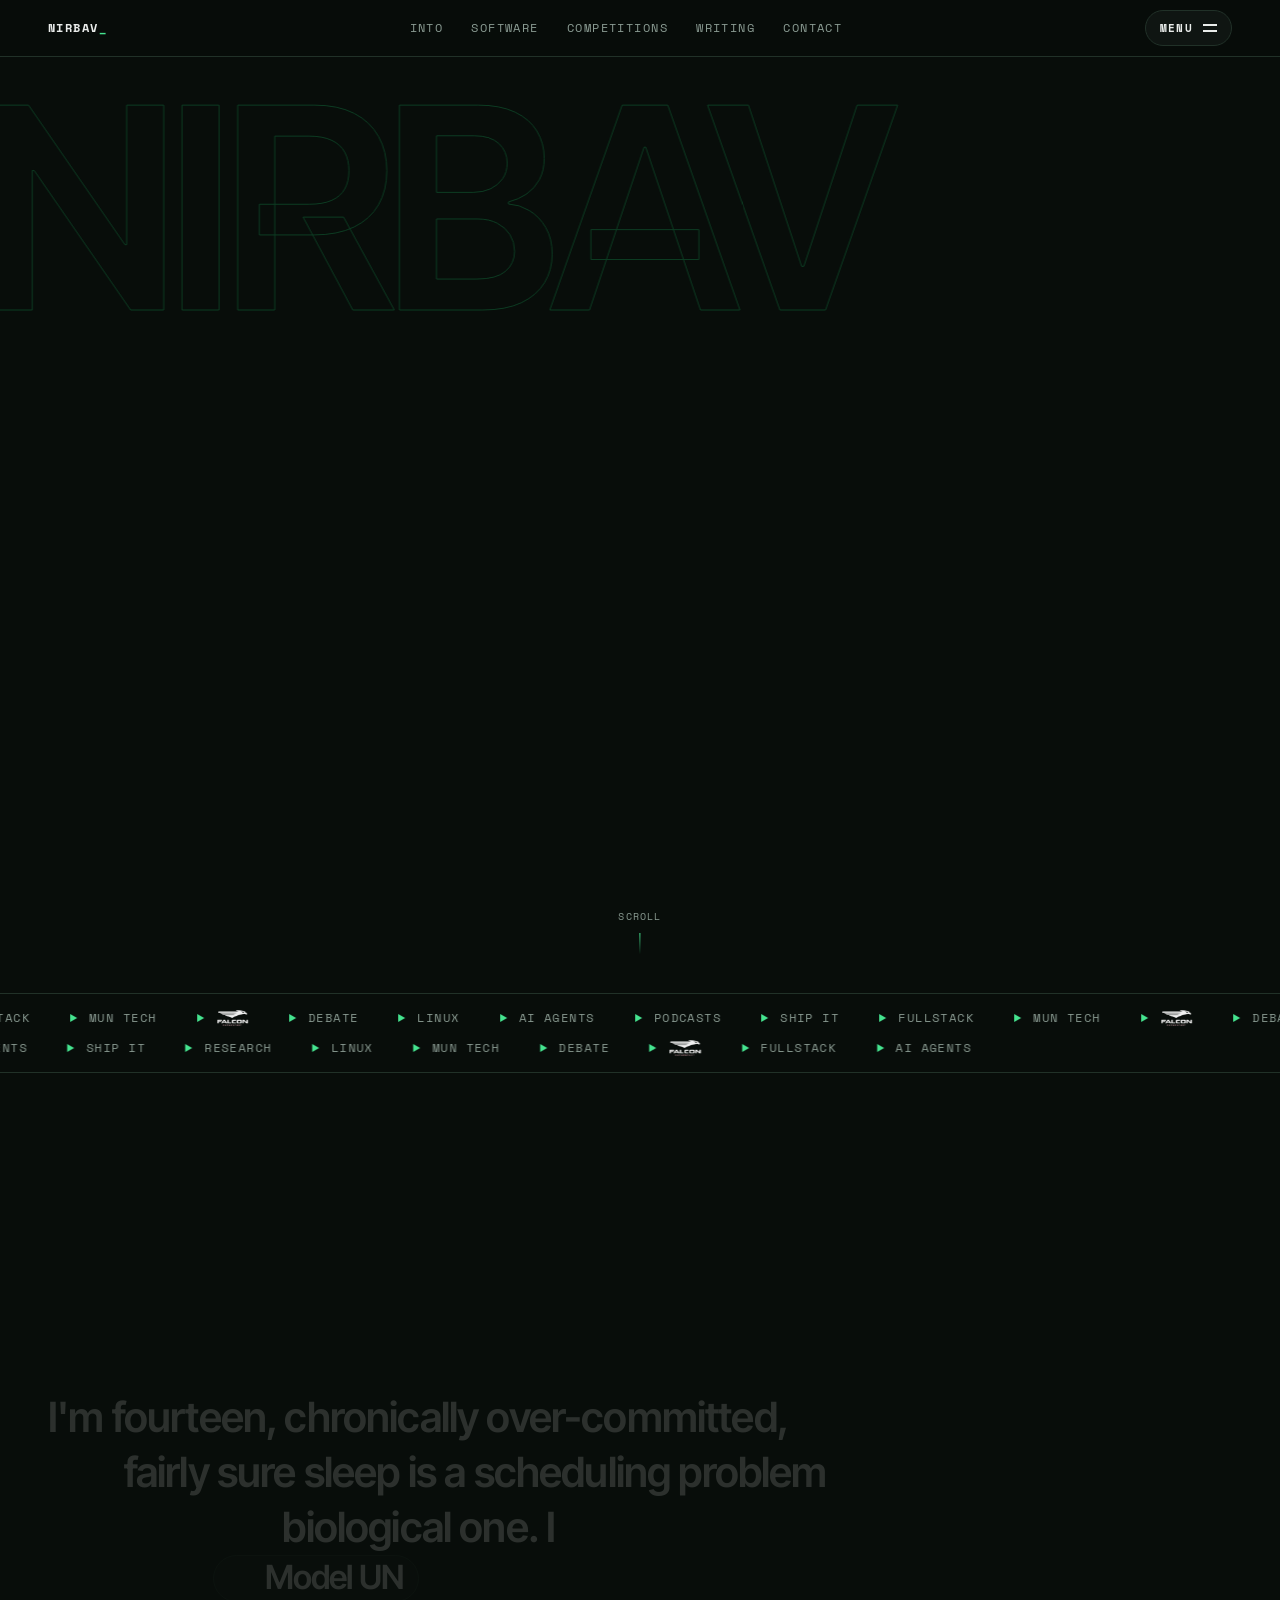
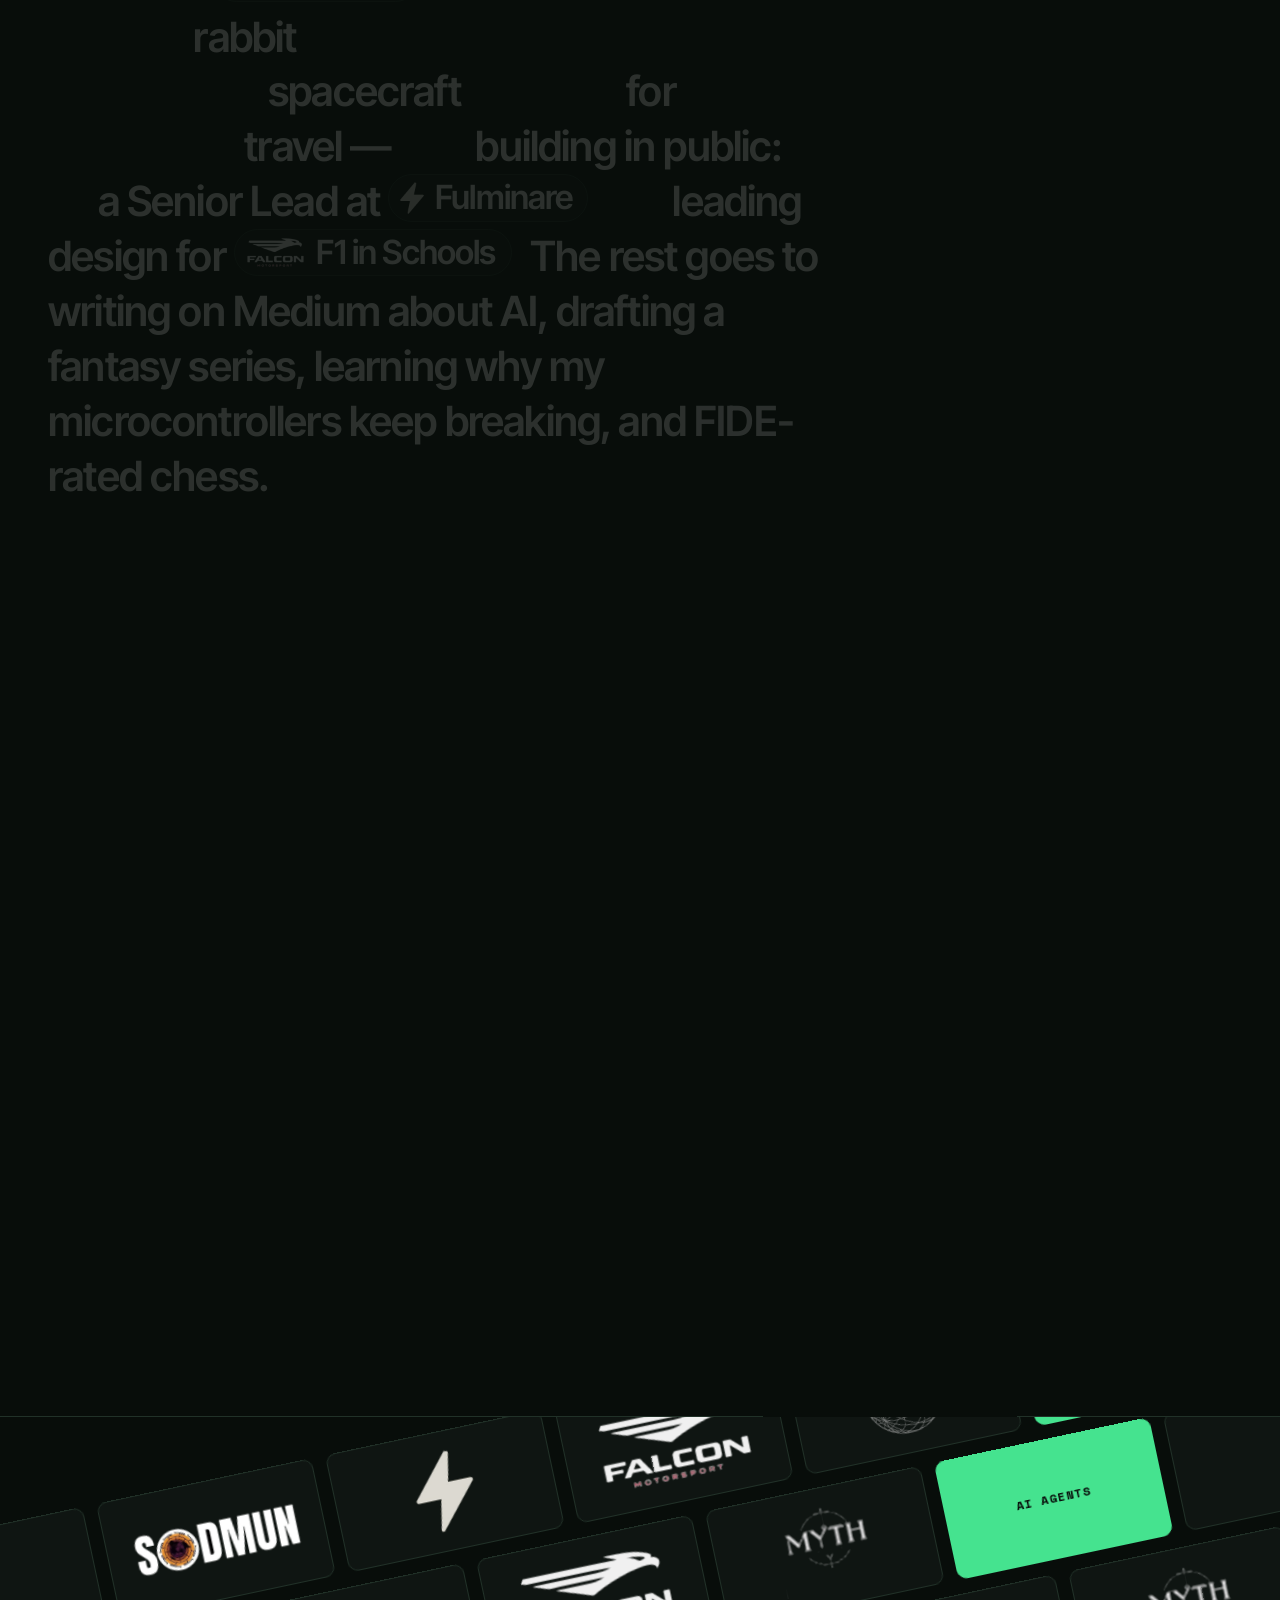
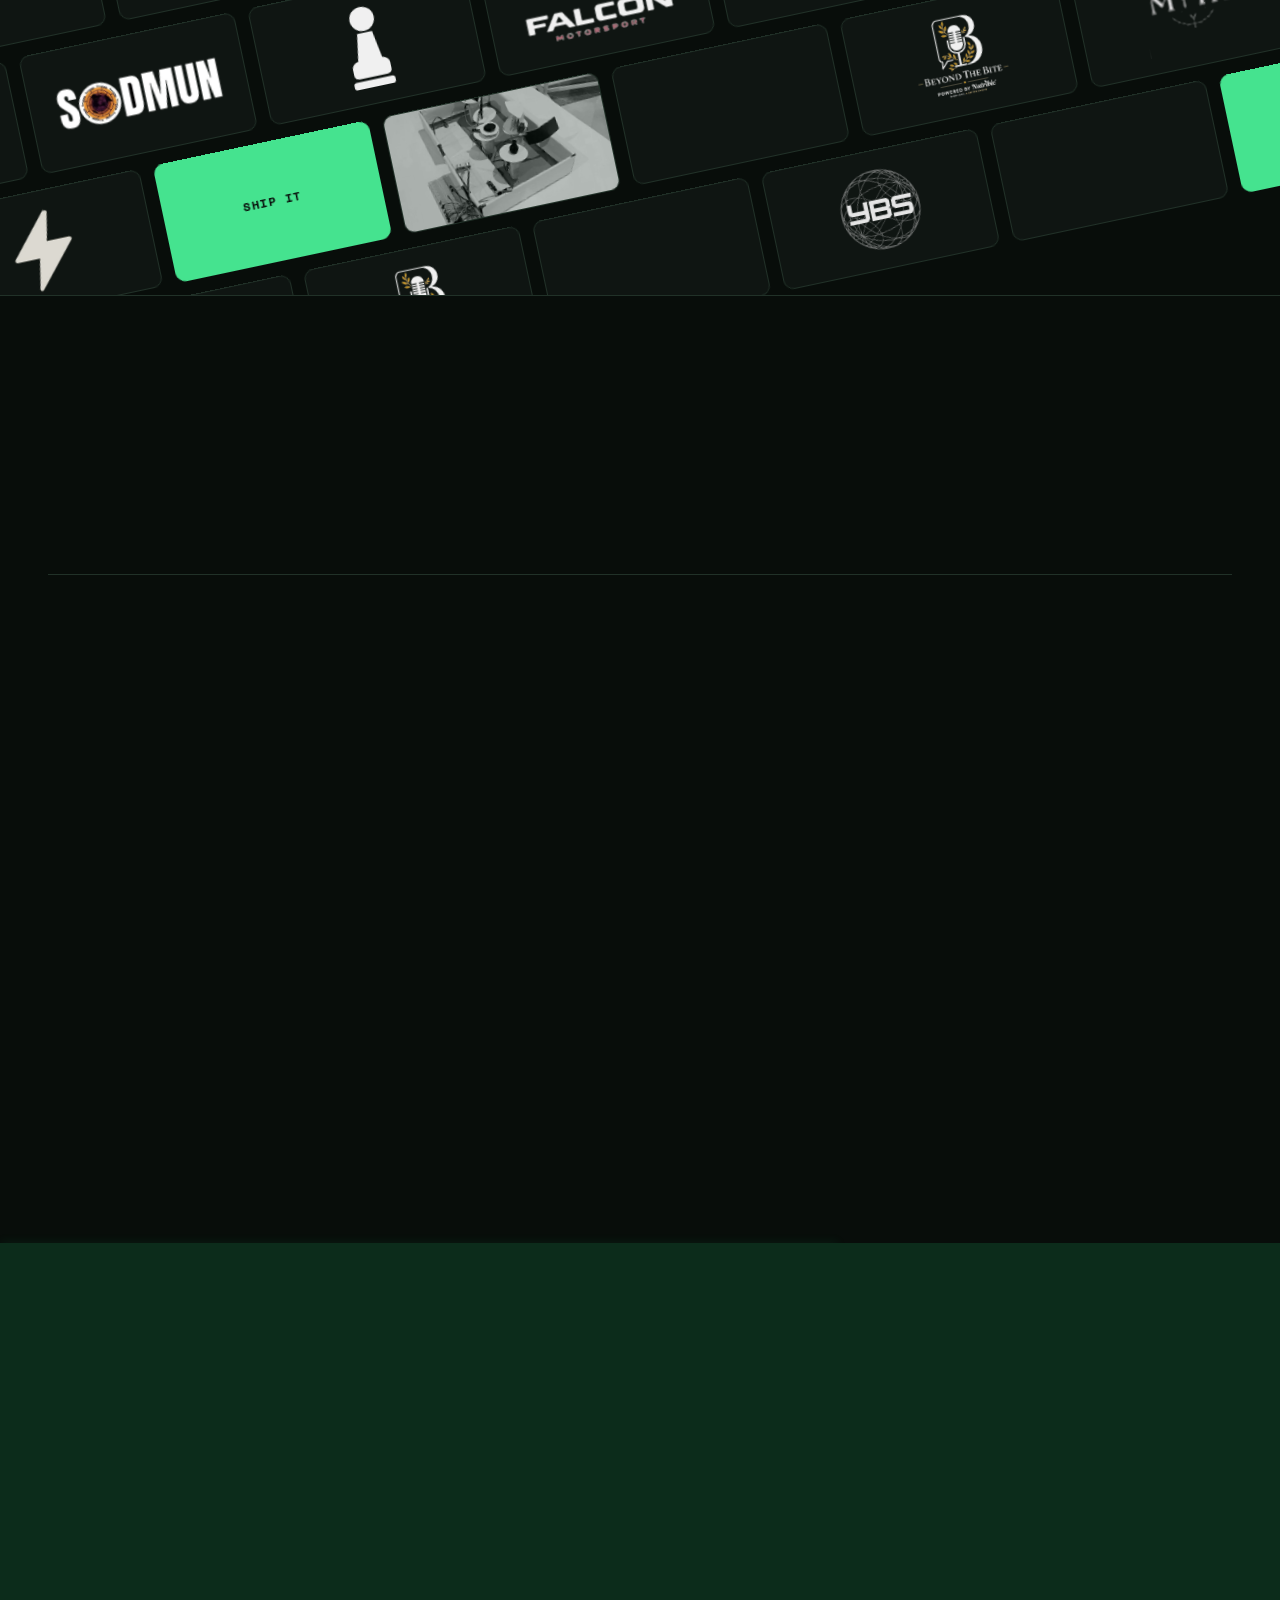
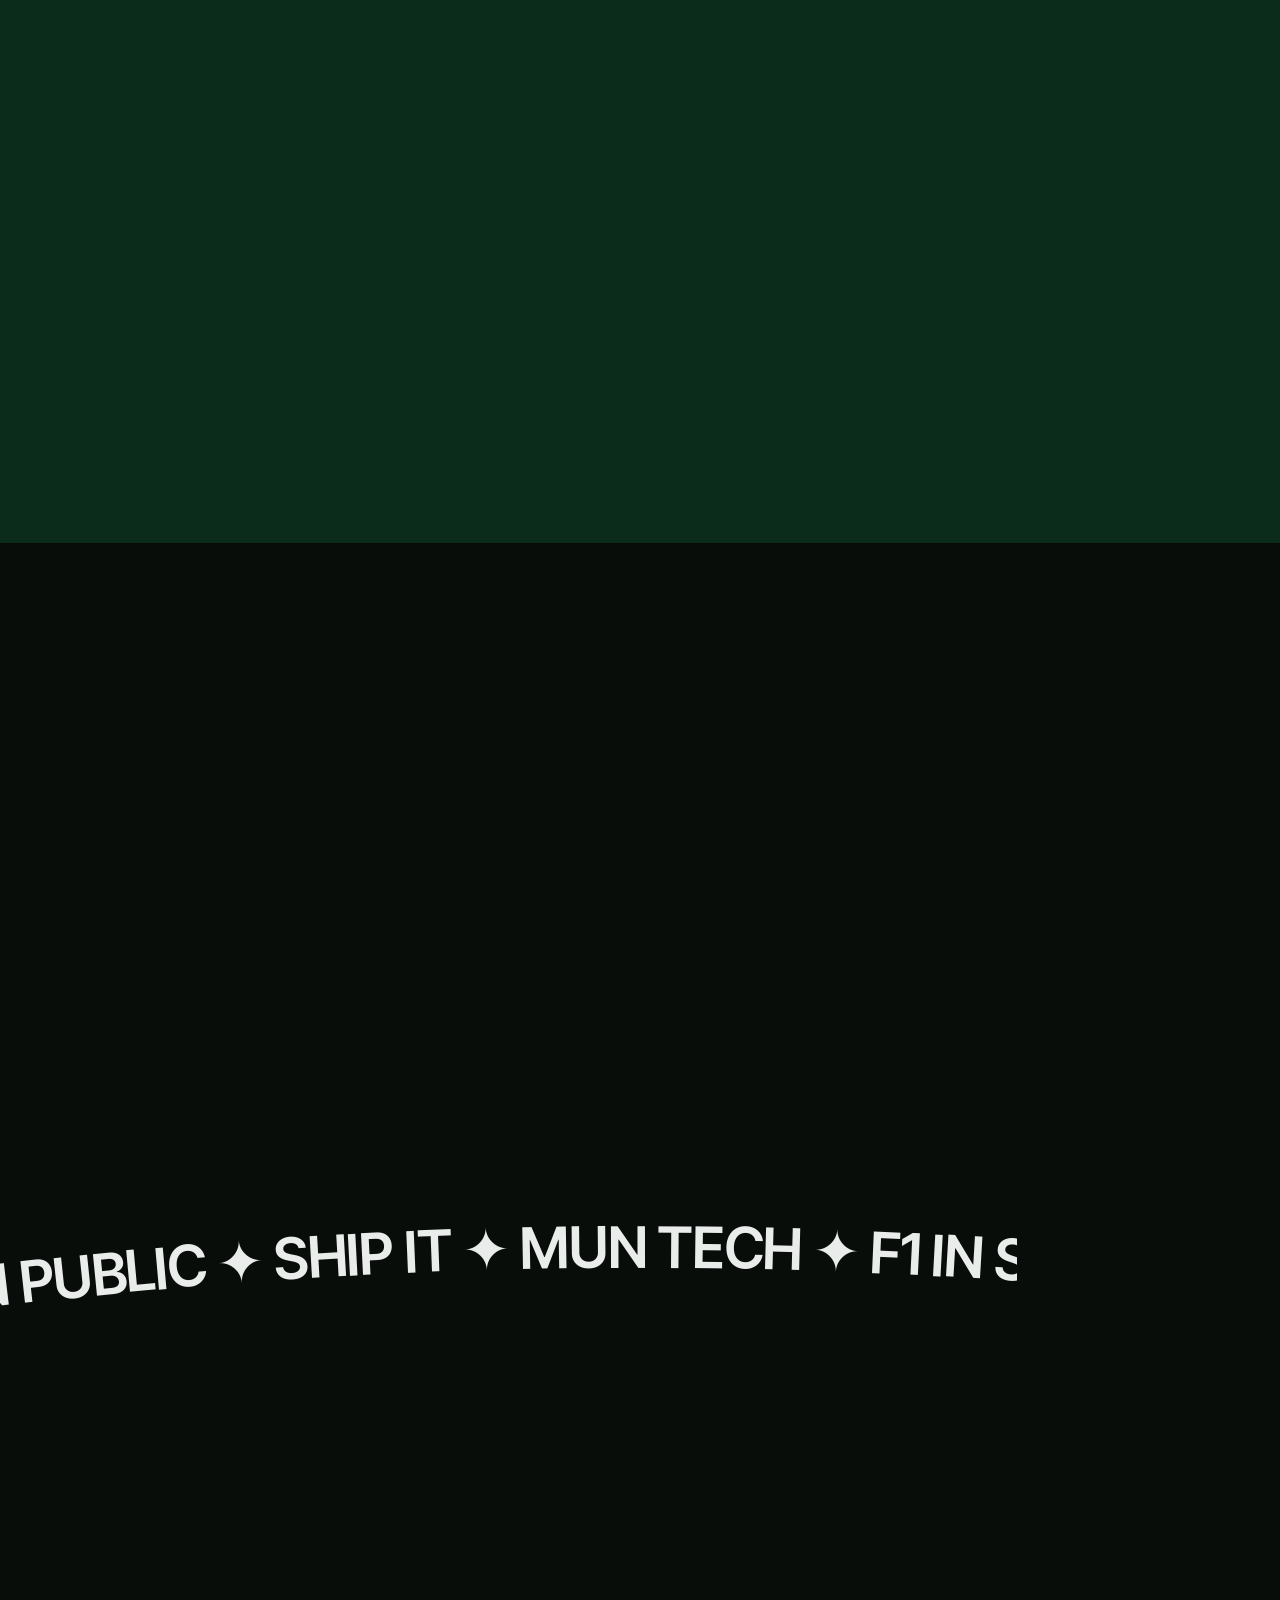
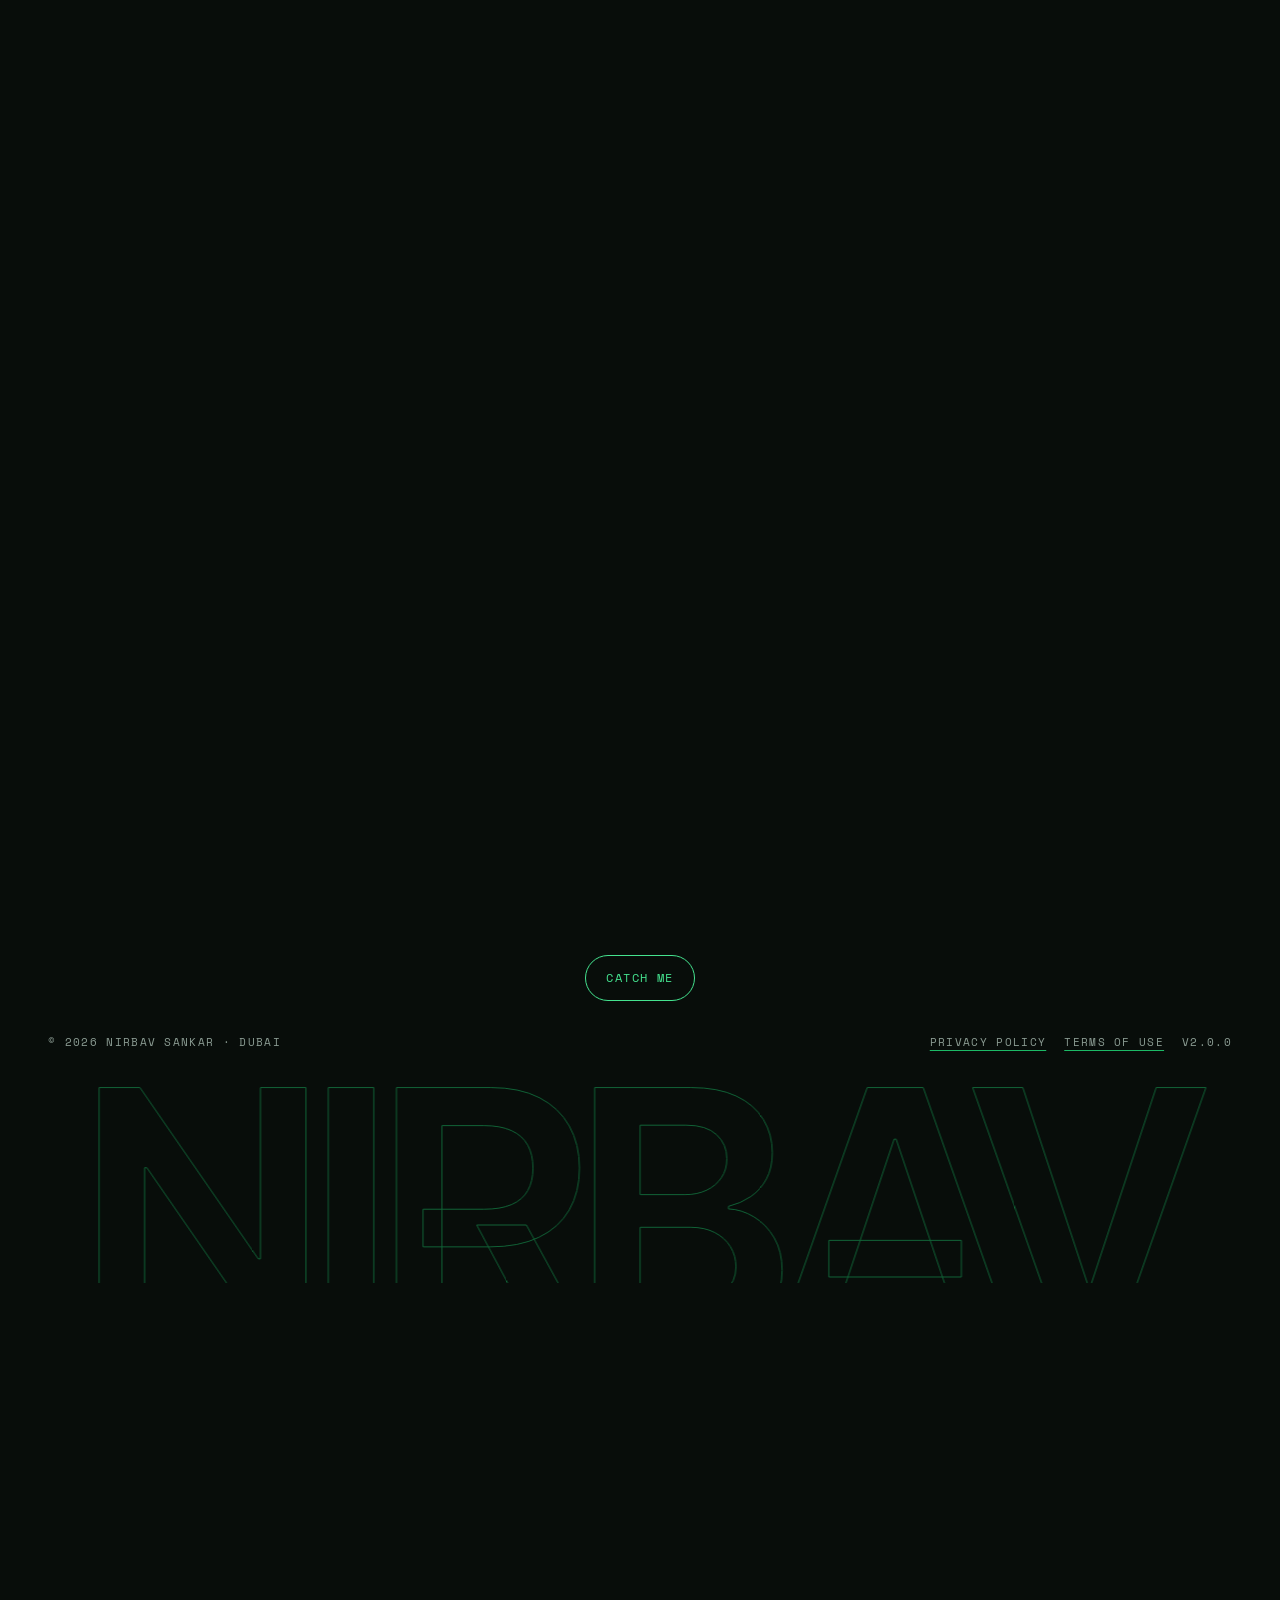
<file: certifications.html>
<!doctype html>
<html lang="en">
<head>
<meta charset="utf-8">
<link rel="icon" href="assets/img/favicon-32.png" sizes="32x32" type="image/png">
<title>Nirbav Sankar</title>
<meta name="robots" content="noindex">
<link rel="canonical" href="index.html#competitions">
<meta http-equiv="refresh" content="0; url=index.html#competitions">
</head>
<body style="background:#060d09;color:#e6ebe8;font-family:system-ui,sans-serif">
<p>This page moved. <a href="index.html#competitions" style="color:#4ade80">Continue to Competitions</a>.</p>
</body>
</html>
</file>
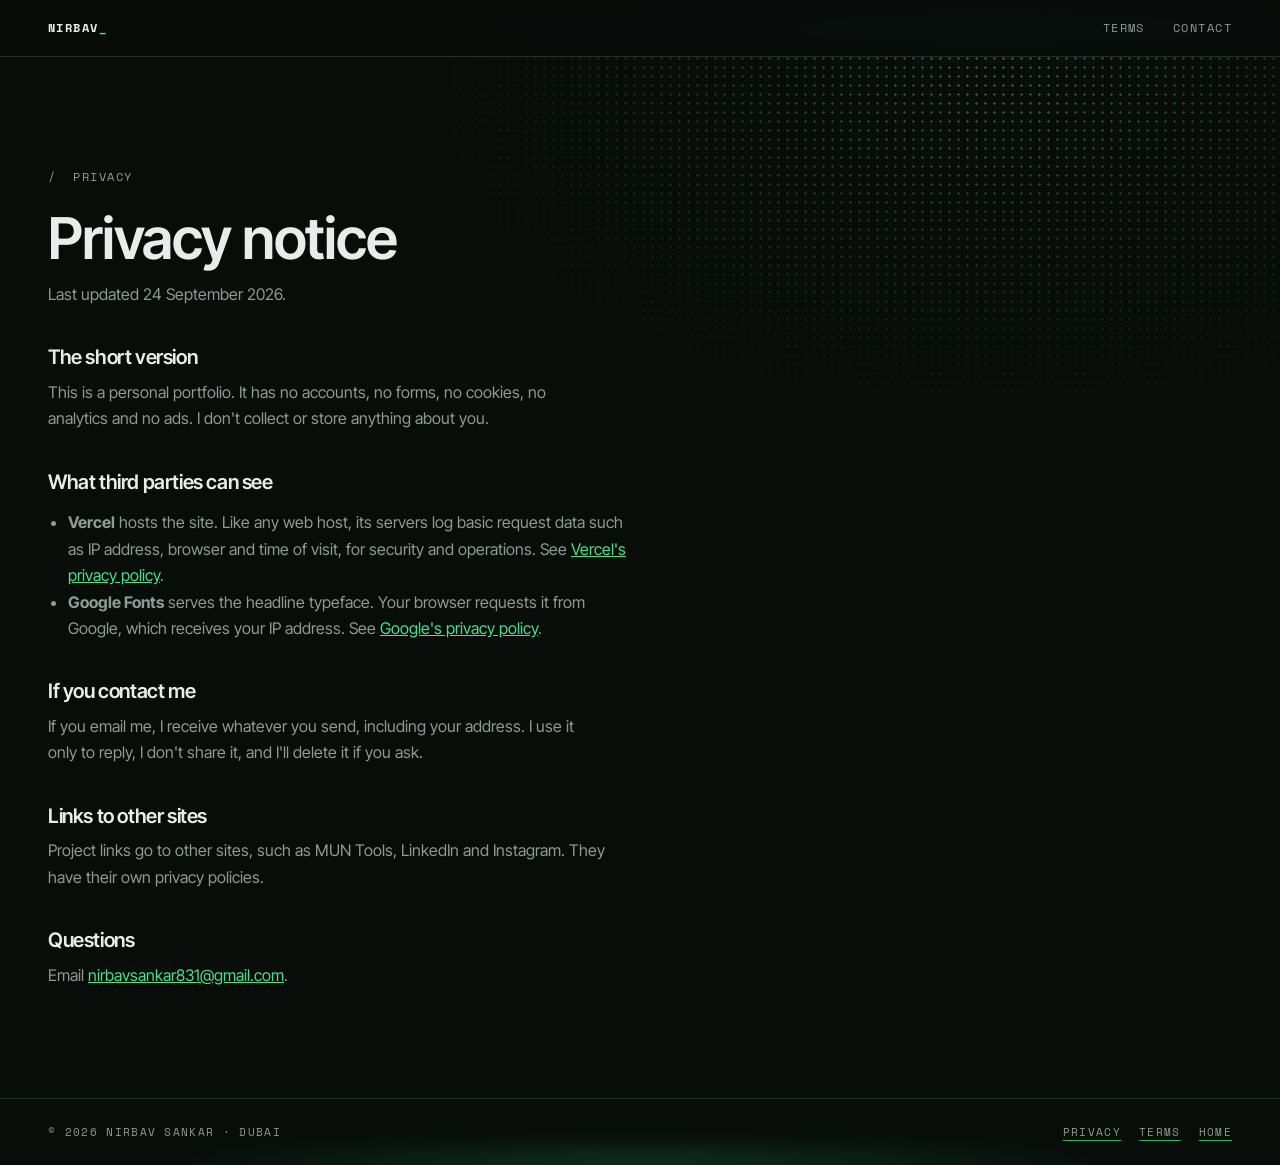
<file: privacy.html>
<!doctype html>
<html lang="en">
<head>
<meta charset="utf-8">
<meta name="viewport" content="width=device-width, initial-scale=1">
<title>Privacy · Nirbav Sankar</title>
<meta name="description" content="What nirbav.com does and doesn't collect.">
<meta name="theme-color" content="#060d09">
<link rel="icon" href="assets/img/favicon-32.png" sizes="32x32" type="image/png">
<link rel="icon" href="assets/img/favicon-192.png" sizes="192x192" type="image/png">
<link rel="apple-touch-icon" href="assets/img/apple-touch-icon.png">
<link rel="preconnect" href="https://fonts.googleapis.com">
<link rel="preconnect" href="https://fonts.gstatic.com" crossorigin>
<link rel="stylesheet" href="https://fonts.googleapis.com/css2?family=Inter+Tight:wght@400;600&display=swap">
<link rel="stylesheet" href="styles/tokens.css">
<link rel="stylesheet" href="styles/site.css">
</head>
<body>
<div class="halftone" aria-hidden="true"></div>

<header class="nav">
  <nav class="wrap mono" aria-label="Primary">
    <a class="nav-mark" href="index.html">NIRBAV<span>_</span></a>
    <ul><li><a href="terms.html">Terms</a></li><li><a href="index.html#contact">Contact</a></li></ul>
  </nav>
</header>

<main class="legal wrap">
  <p class="marker mono">/  Privacy</p>
  <h1>Privacy notice</h1>
  <p>Last updated 24 September 2026.</p>

  <h2>The short version</h2>
  <p>This is a personal portfolio. It has no accounts, no forms, no cookies, no analytics and no ads. I don't collect or store anything about you.</p>

  <h2>What third parties can see</h2>
  <ul>
    <li><strong>Vercel</strong> hosts the site. Like any web host, its servers log basic request data such as IP address, browser and time of visit, for security and operations. See <a href="https://vercel.com/legal/privacy-policy">Vercel's privacy policy</a>.</li>
    <li><strong>Google Fonts</strong> serves the headline typeface. Your browser requests it from Google, which receives your IP address. See <a href="https://policies.google.com/privacy">Google's privacy policy</a>.</li>
  </ul>

  <h2>If you contact me</h2>
  <p>If you email me, I receive whatever you send, including your address. I use it only to reply, I don't share it, and I'll delete it if you ask.</p>

  <h2>Links to other sites</h2>
  <p>Project links go to other sites, such as MUN Tools, LinkedIn and Instagram. They have their own privacy policies.</p>

  <h2>Questions</h2>
  <p>Email <a href="mailto:nirbavsankar831@gmail.com">nirbavsankar831@gmail.com</a>.</p>
</main>

<footer>
  <div class="wrap meta mono"><span>© 2026 Nirbav Sankar · Dubai</span><span class="legal-links"><a href="privacy.html">Privacy</a><a href="terms.html">Terms</a><a href="index.html">Home</a></span></div>
</footer>
</body>
</html>
</file>
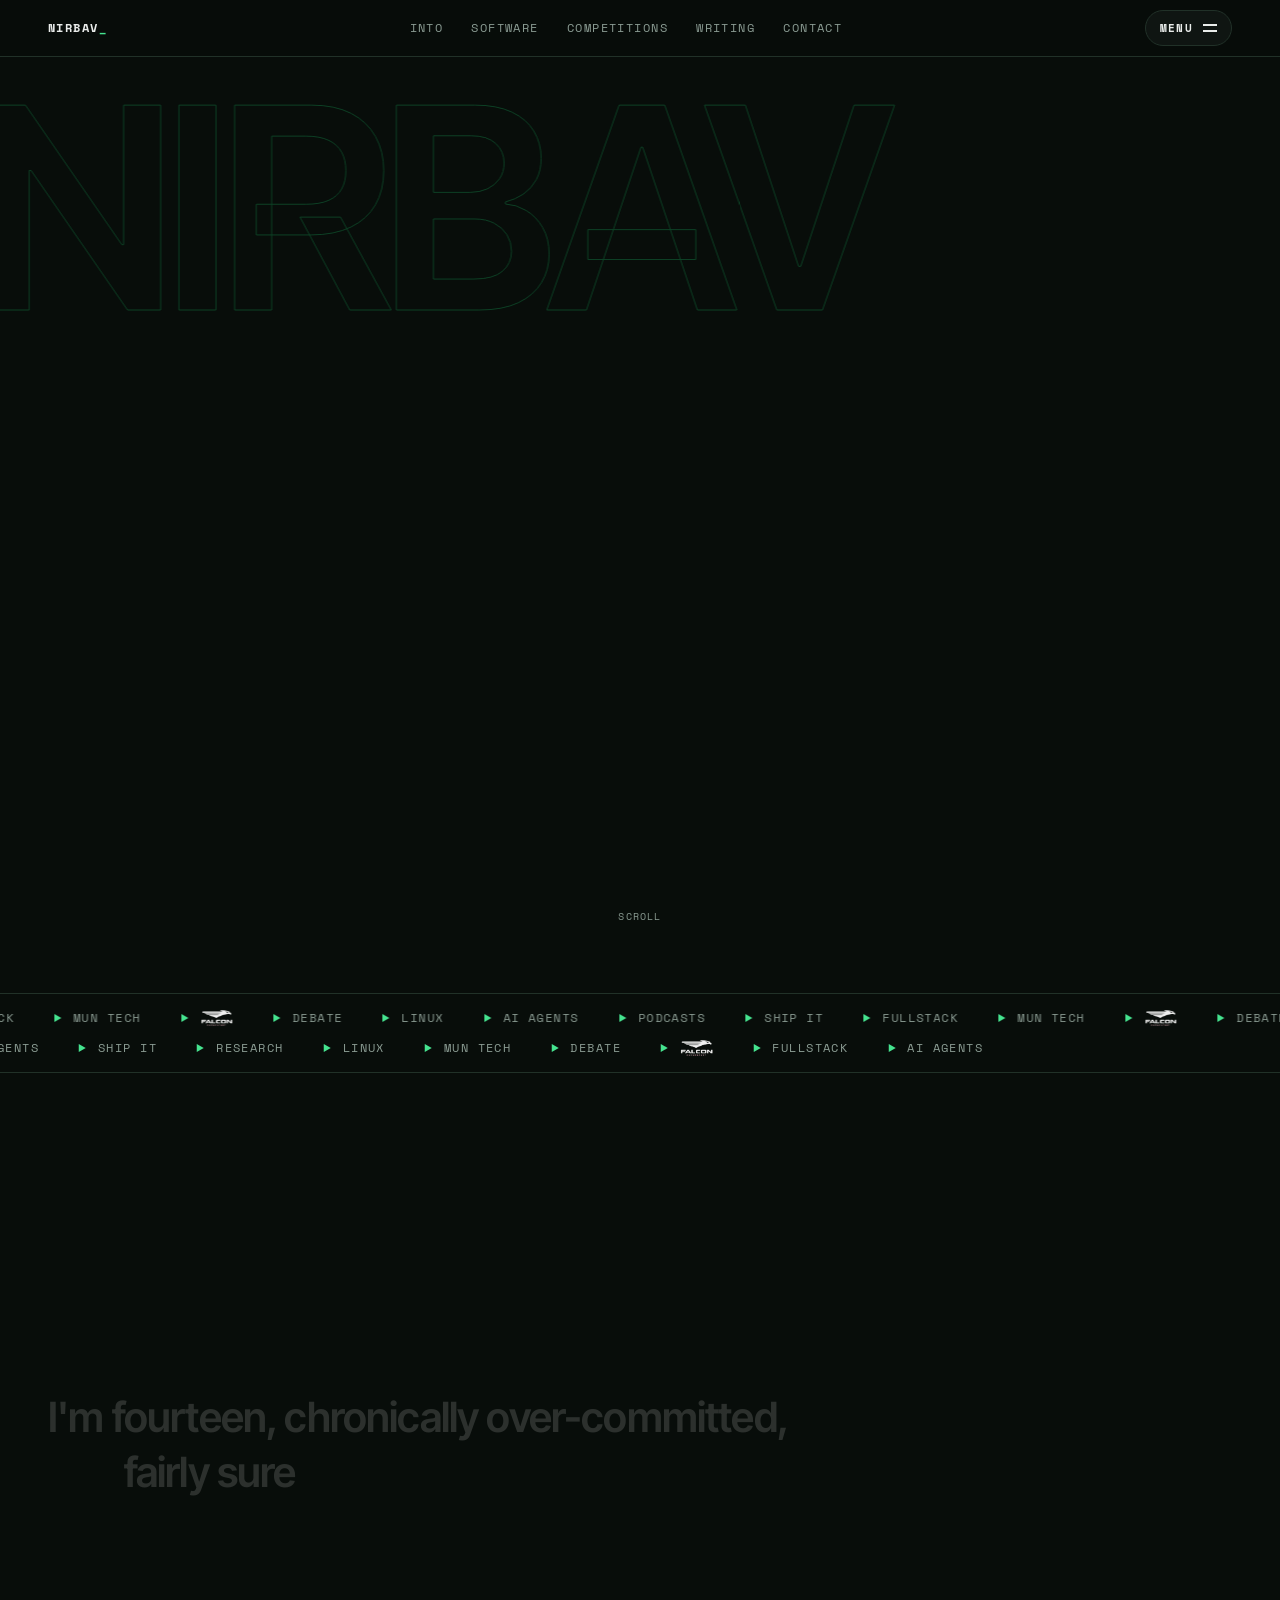
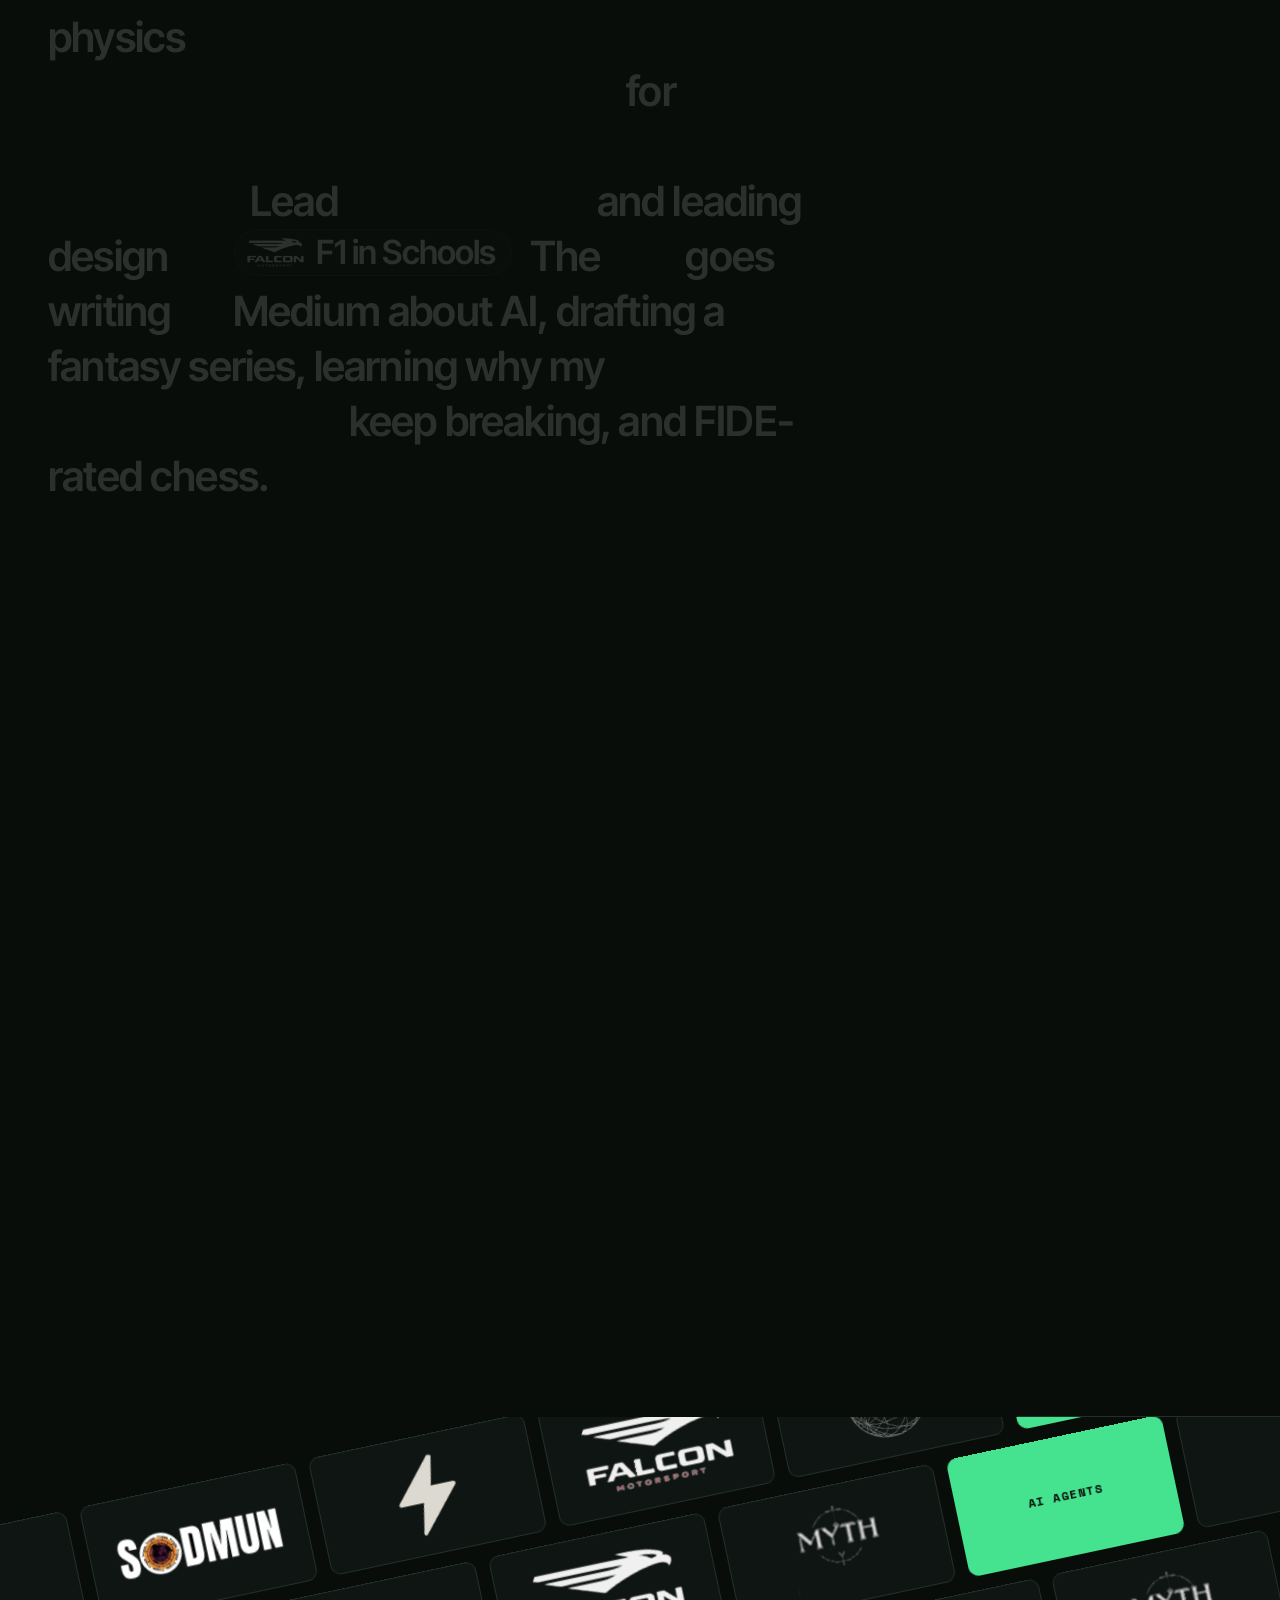
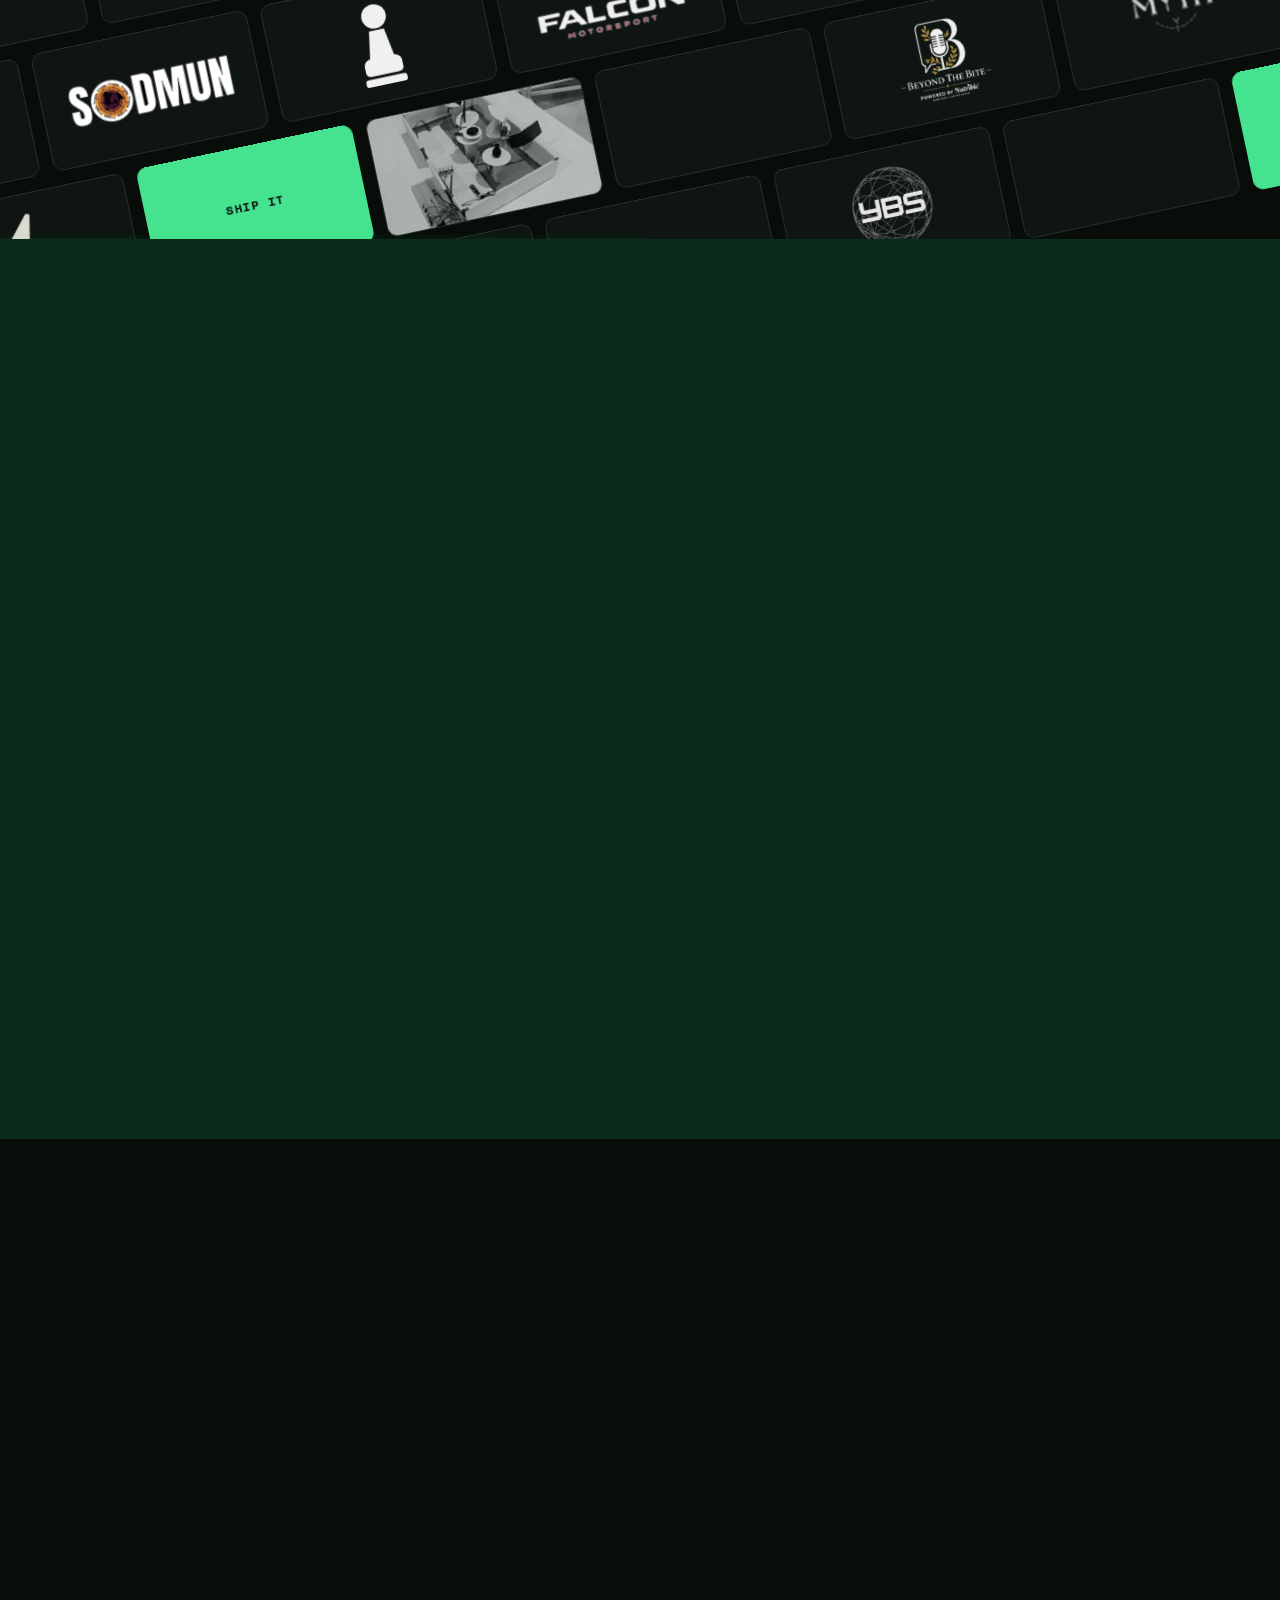
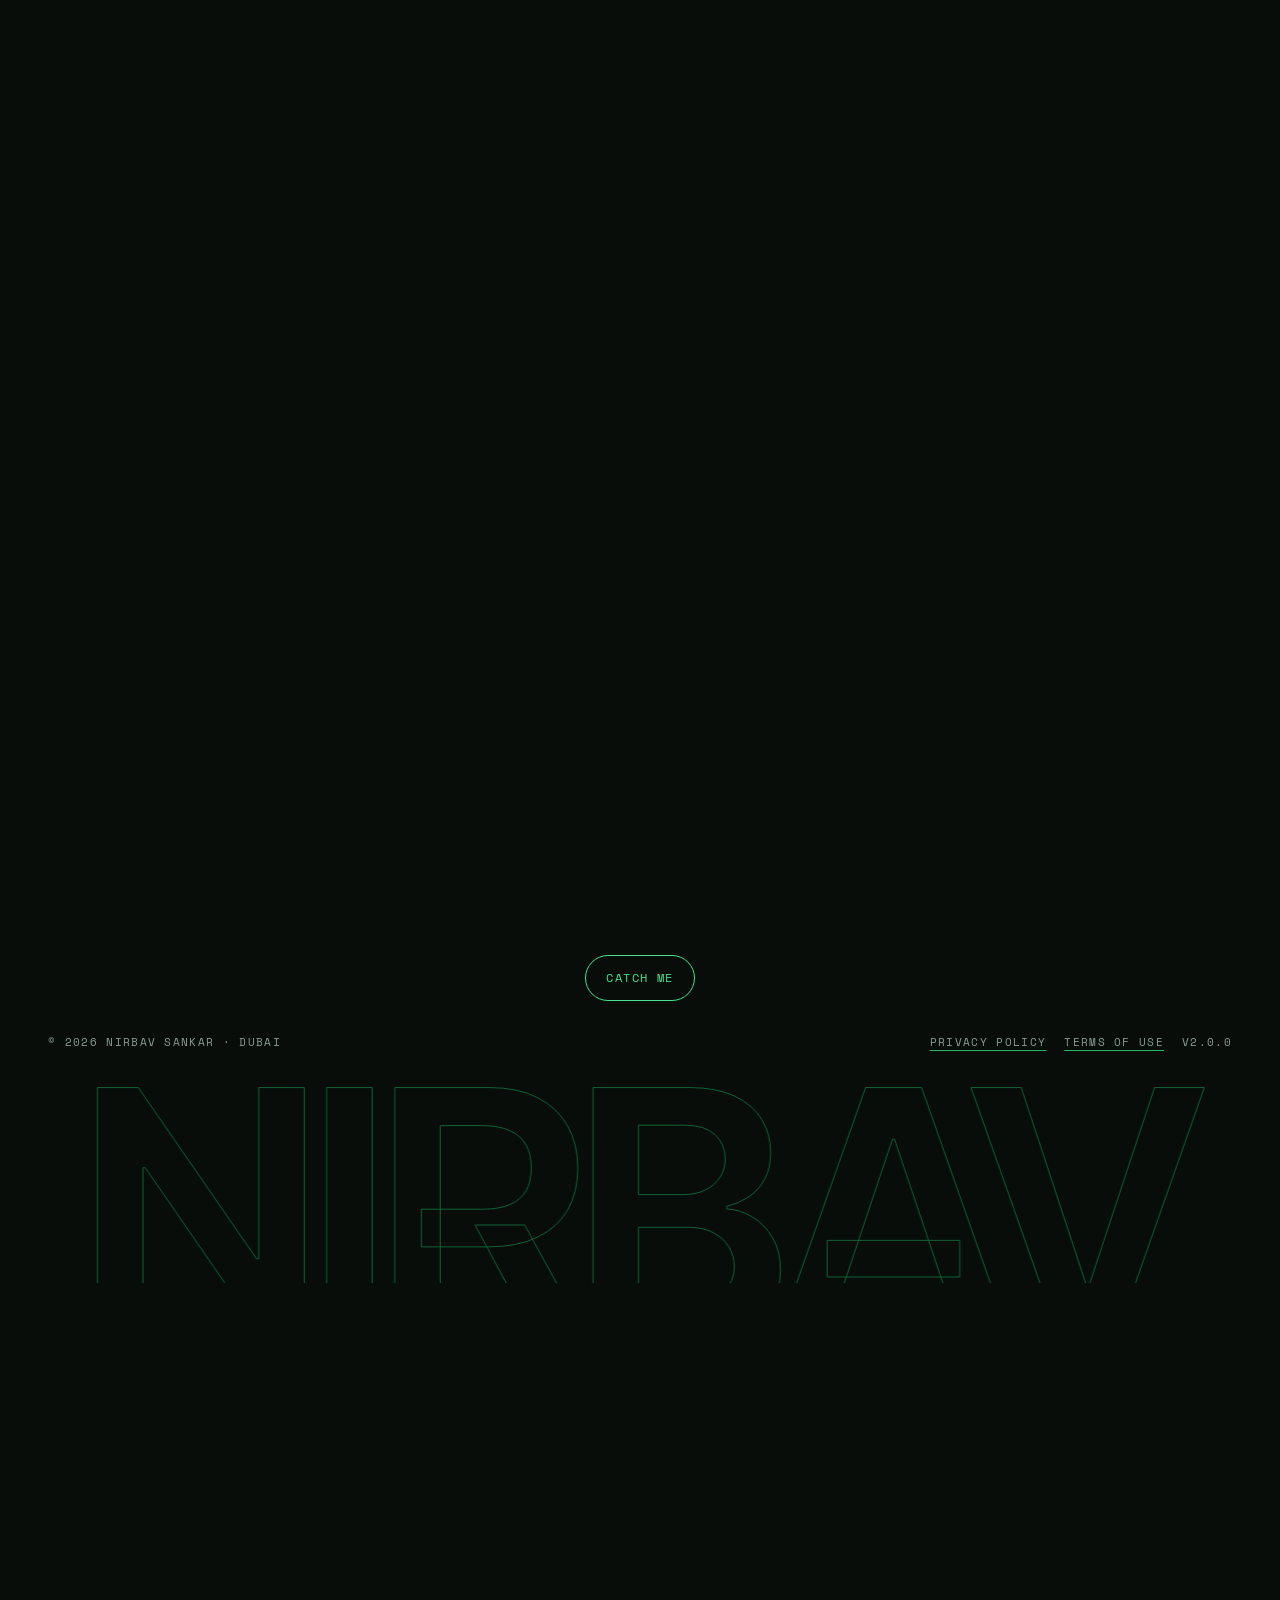
<file: projects.html>
<!doctype html>
<html lang="en">
<head>
<meta charset="utf-8">
<link rel="icon" href="assets/img/favicon-32.png" sizes="32x32" type="image/png">
<title>Nirbav Sankar</title>
<meta name="robots" content="noindex">
<link rel="canonical" href="index.html#software">
<meta http-equiv="refresh" content="0; url=index.html#software">
</head>
<body style="background:#060d09;color:#e6ebe8;font-family:system-ui,sans-serif">
<p>This page moved. <a href="index.html#software" style="color:#4ade80">Continue to Software</a>.</p>
</body>
</html>
</file>
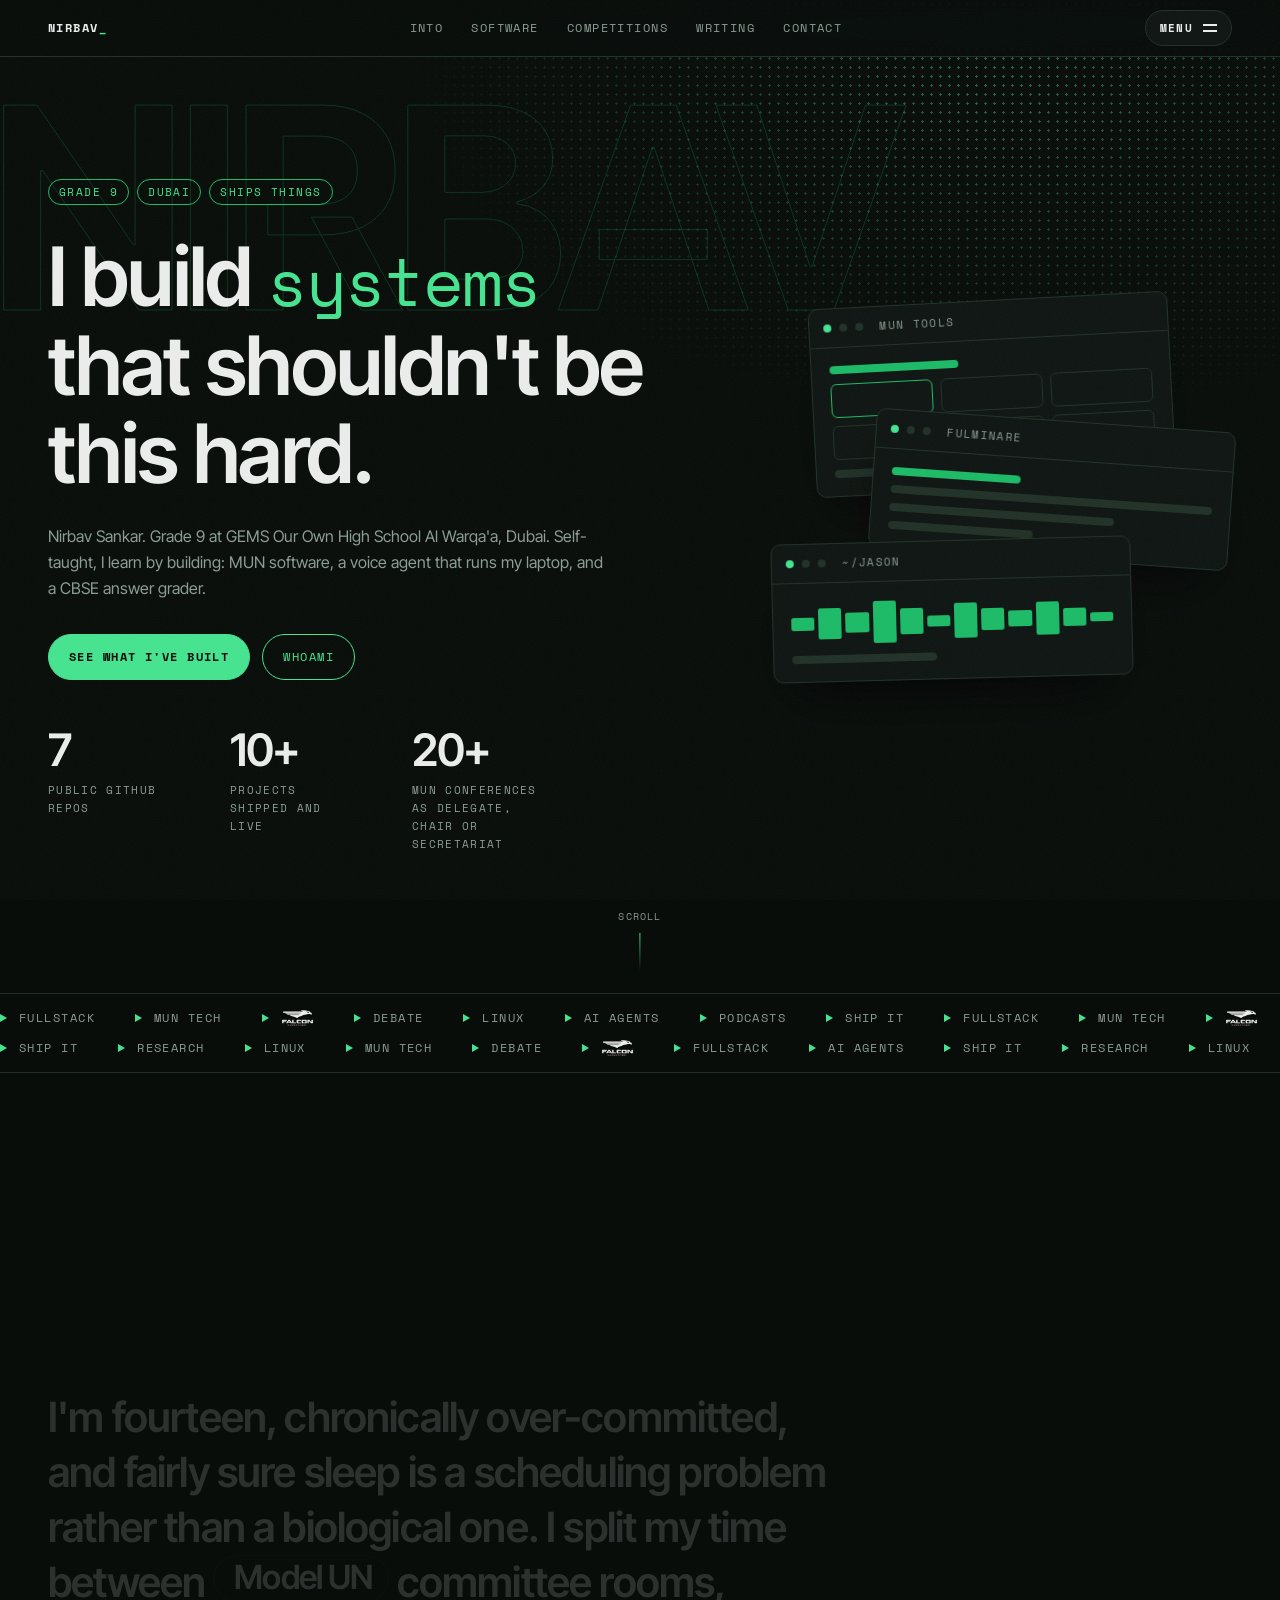
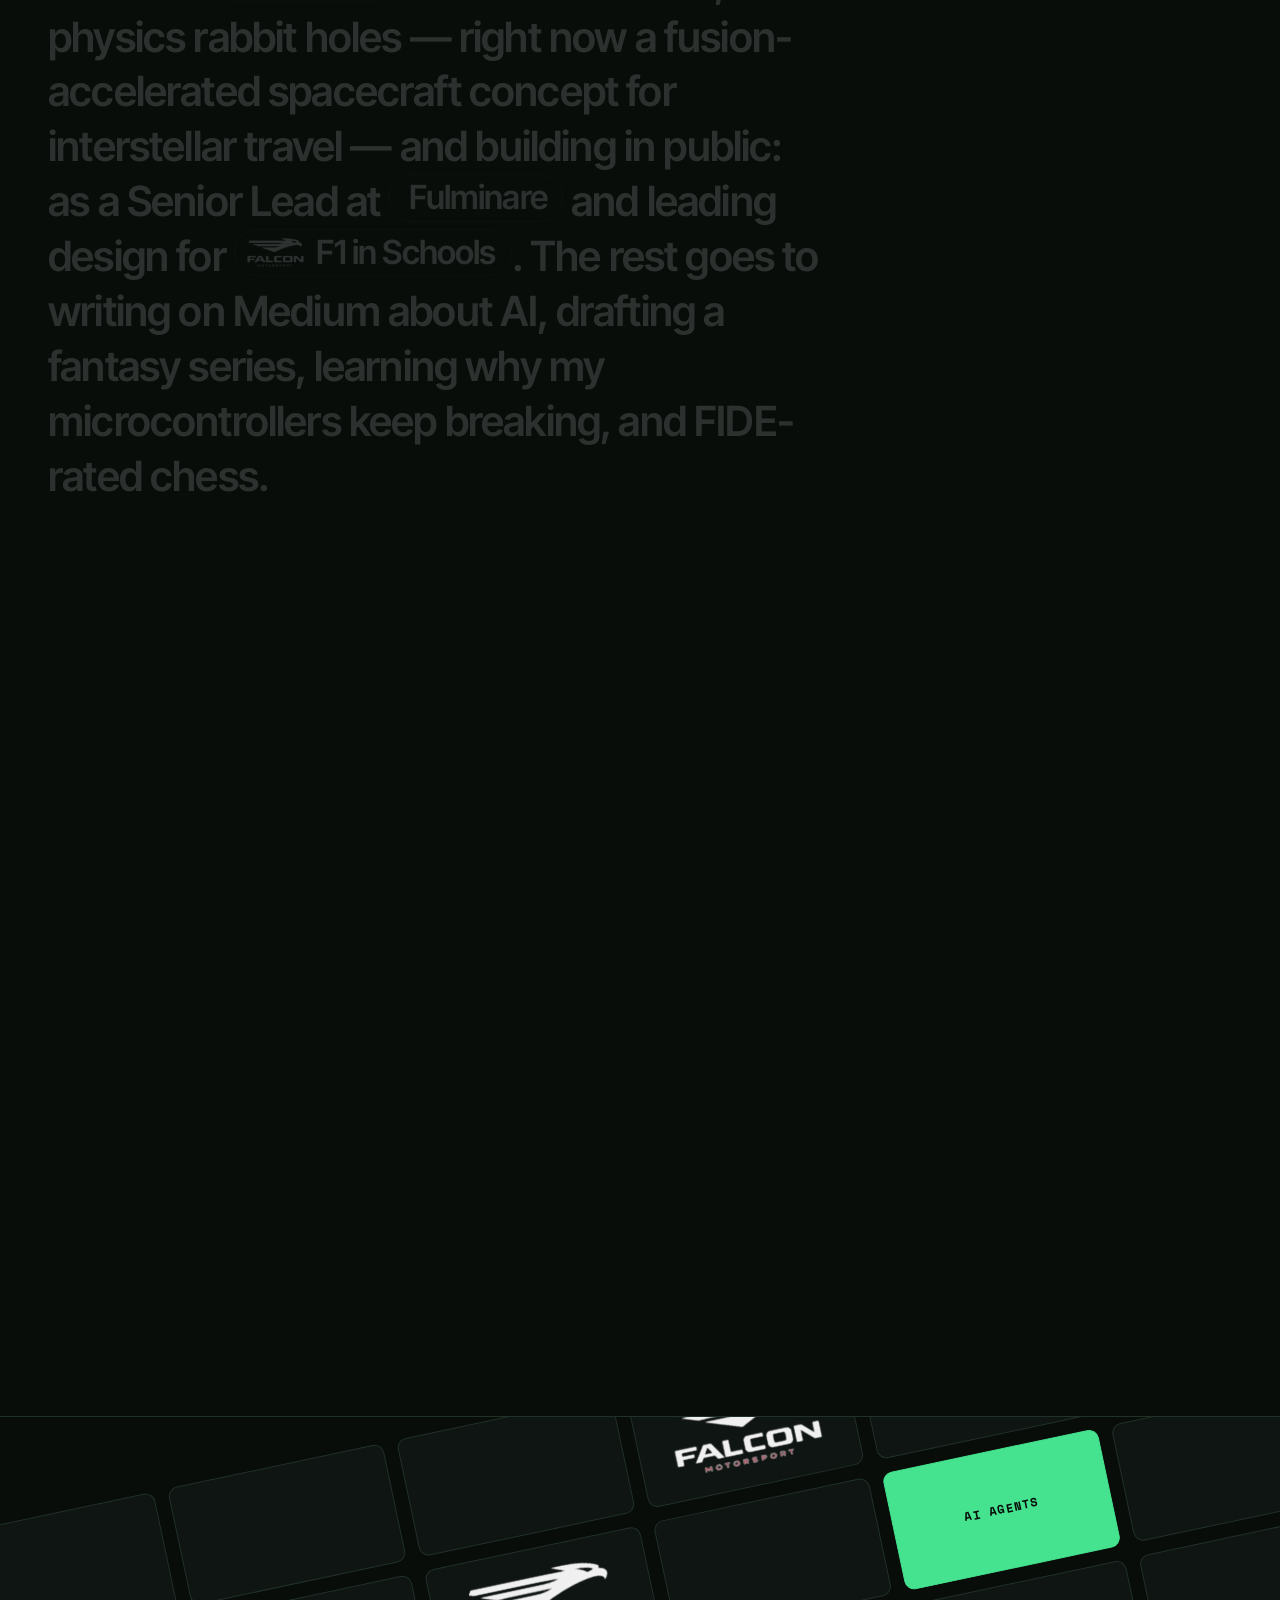
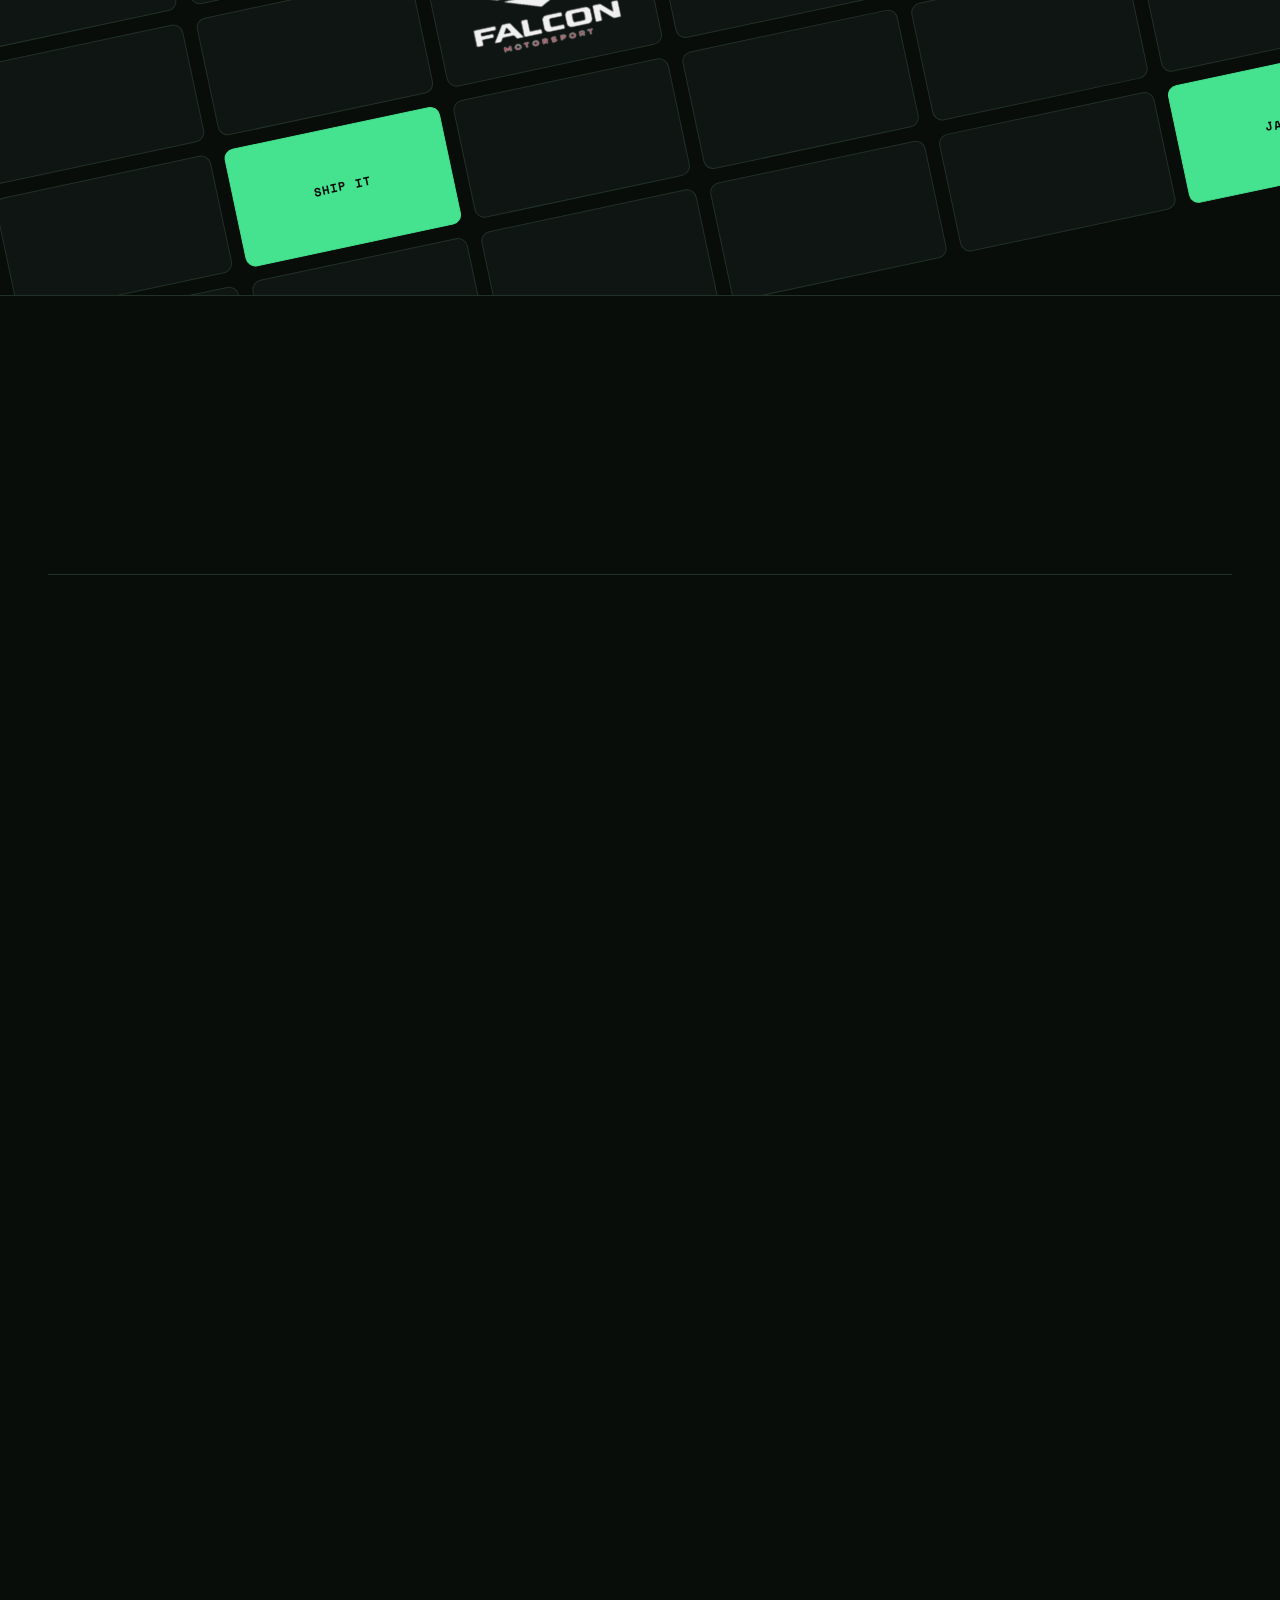
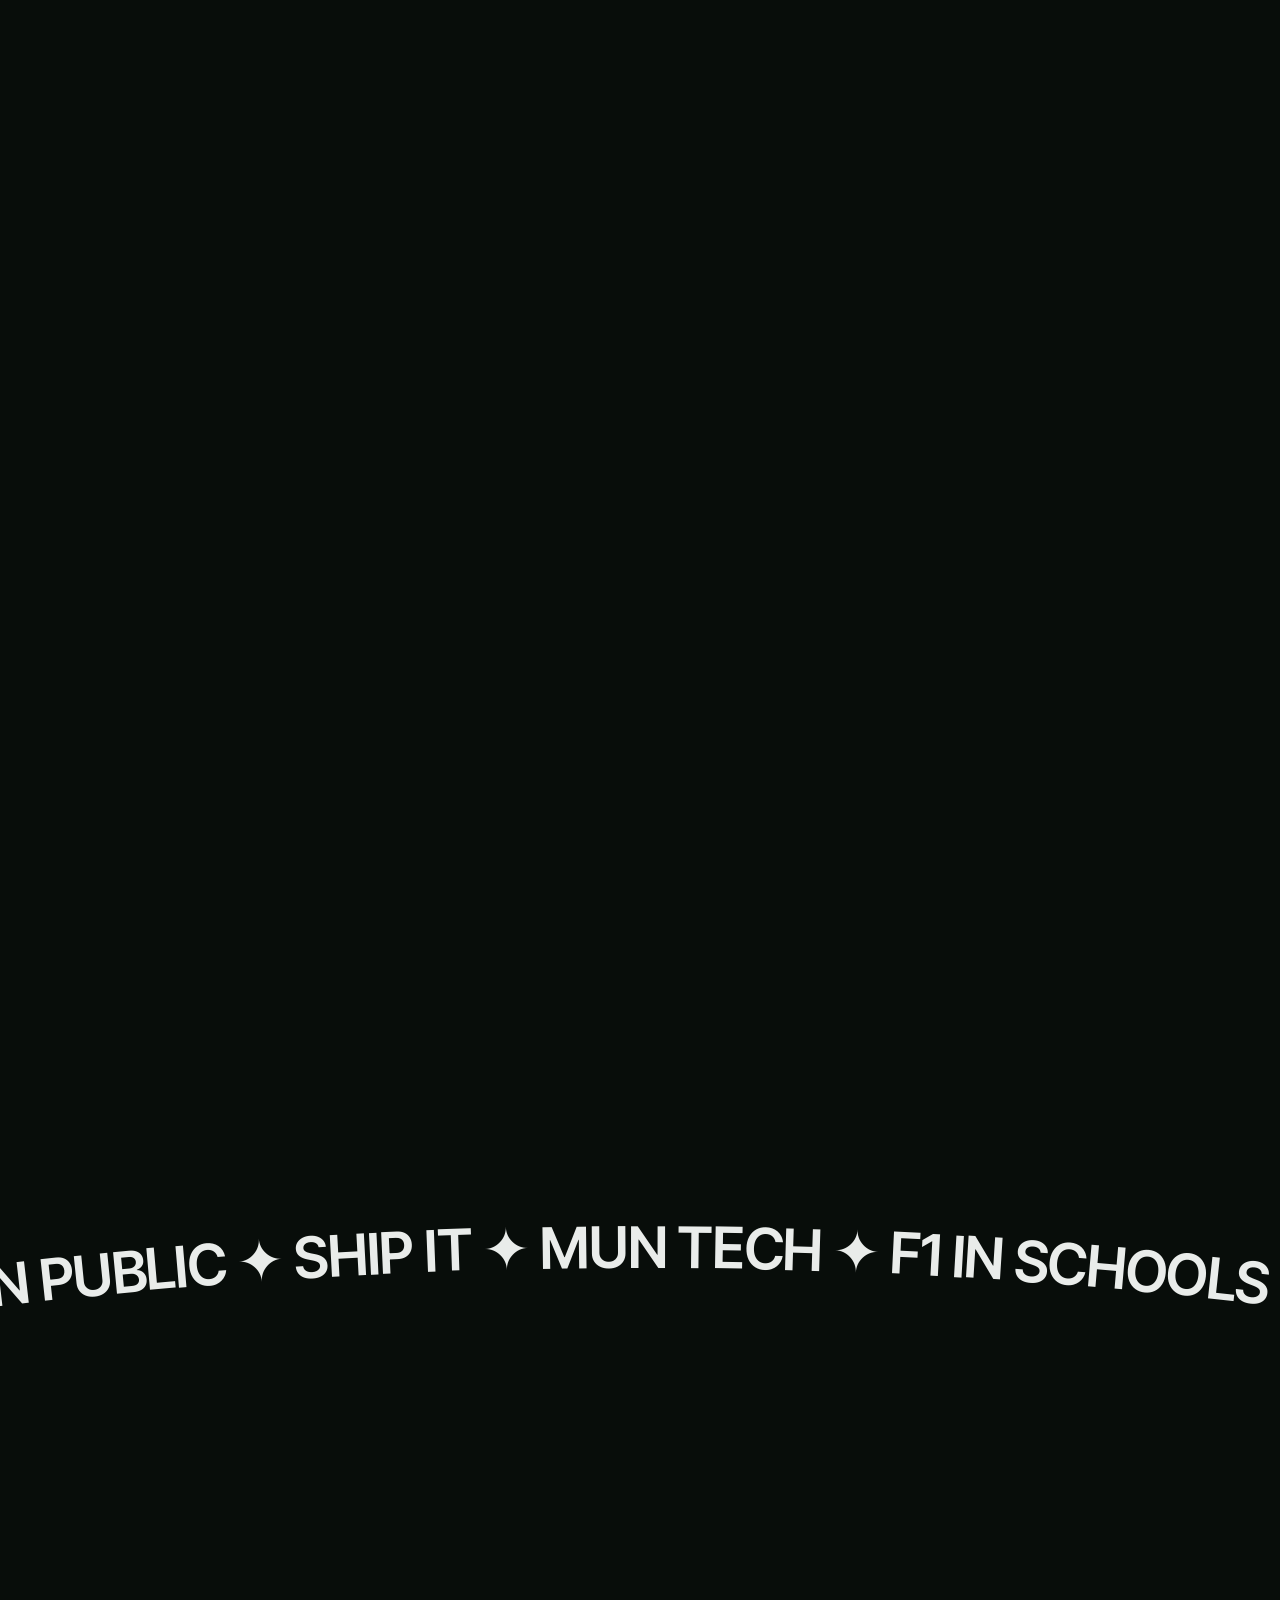
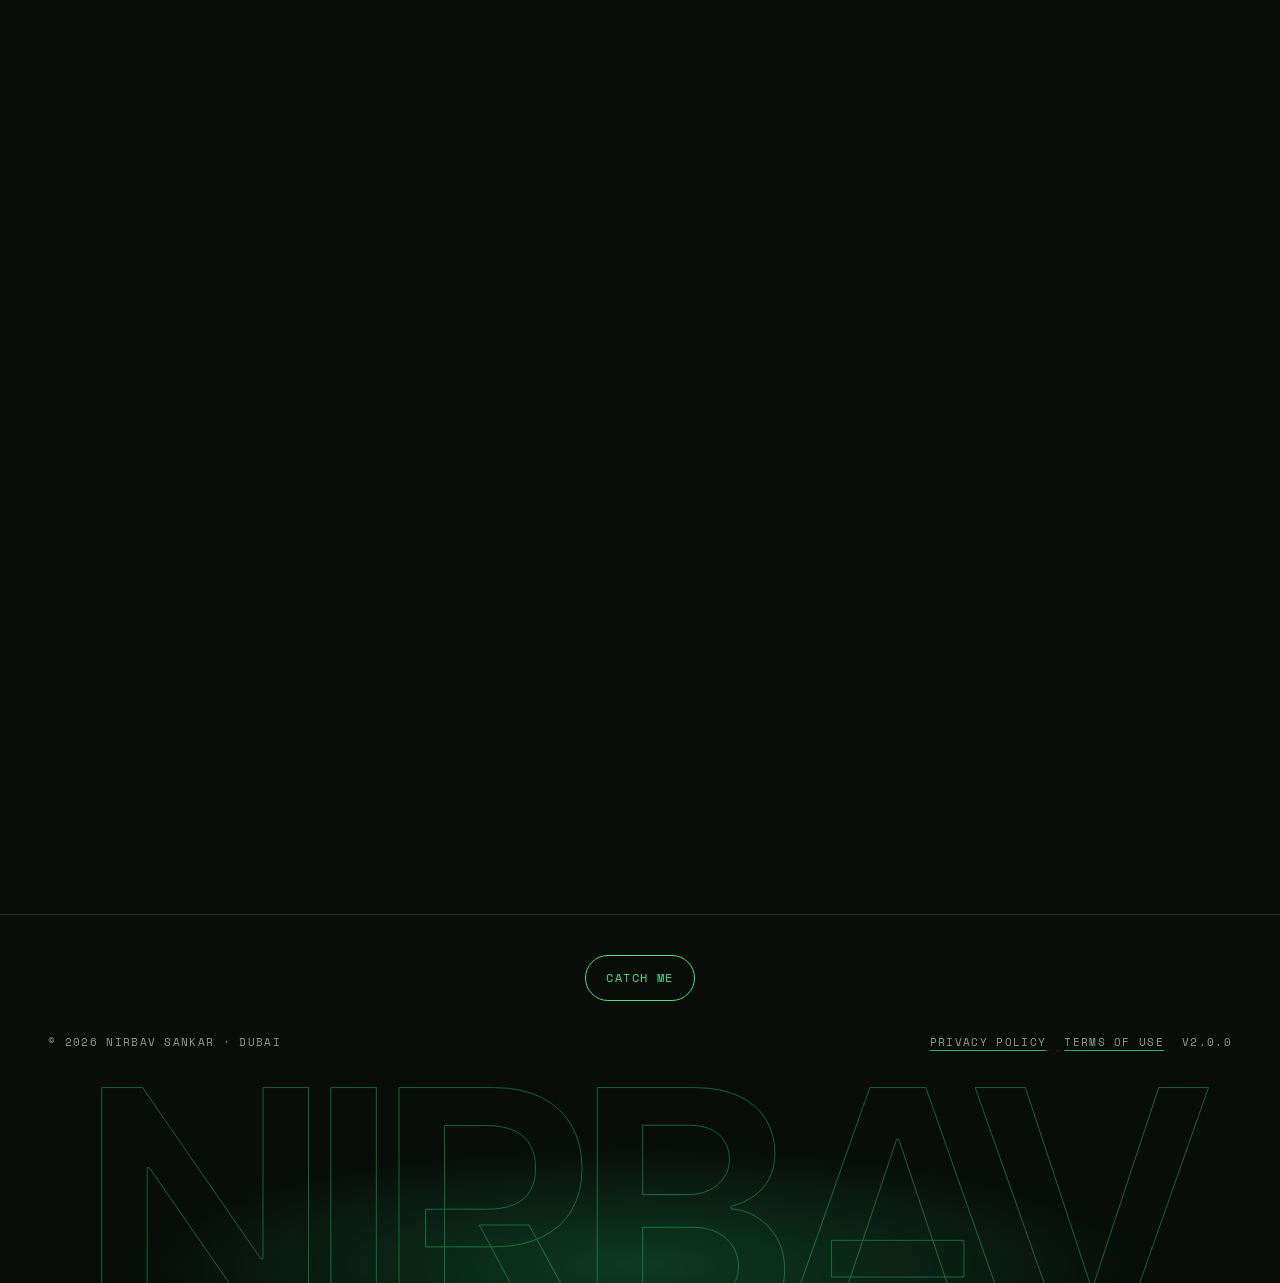
<file: services.html>
<!doctype html>
<html lang="en">
<head>
<meta charset="utf-8">
<link rel="icon" href="assets/img/favicon-32.png" sizes="32x32" type="image/png">
<title>Nirbav Sankar</title>
<meta name="robots" content="noindex">
<link rel="canonical" href="index.html#about">
<meta http-equiv="refresh" content="0; url=index.html#about">
</head>
<body style="background:#060d09;color:#e6ebe8;font-family:system-ui,sans-serif">
<p>This page moved. <a href="index.html#about" style="color:#4ade80">Continue to What I'm into</a>.</p>
</body>
</html>
</file>
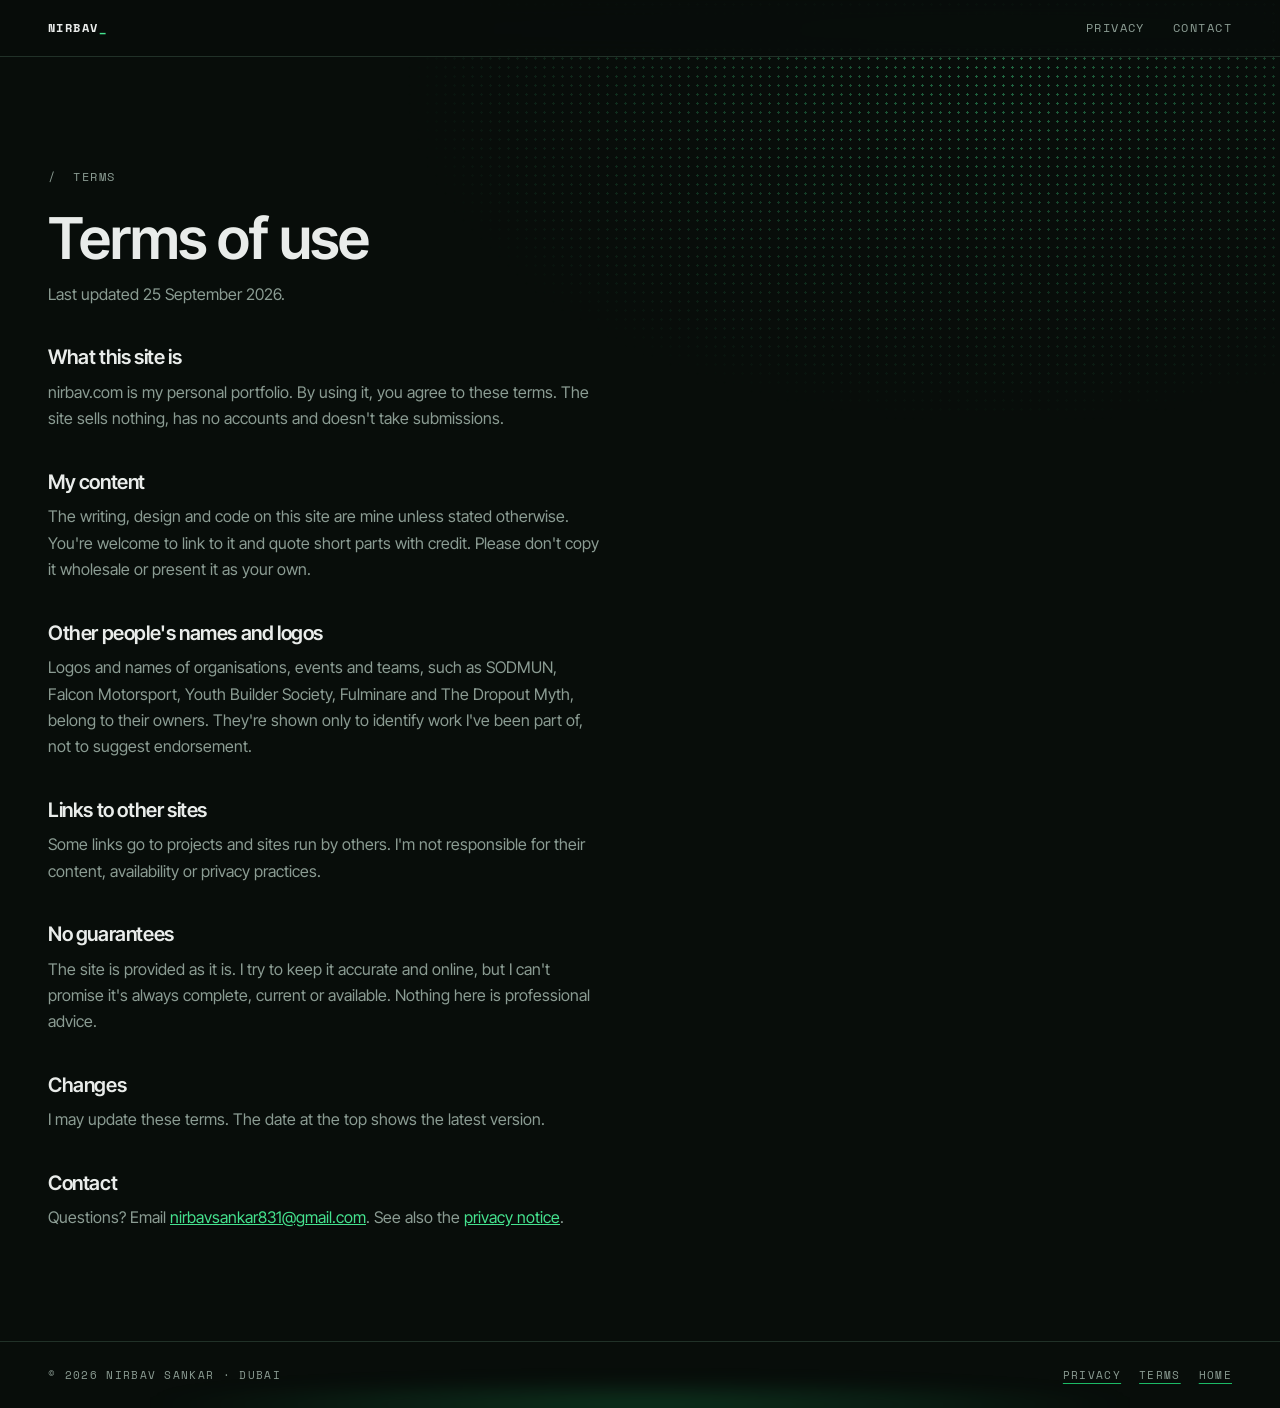
<file: terms.html>
<!doctype html>
<html lang="en">
<head>
<meta charset="utf-8">
<meta name="viewport" content="width=device-width, initial-scale=1">
<title>Terms · Nirbav Sankar</title>
<meta name="description" content="Terms of use for nirbav.com.">
<meta name="theme-color" content="#060d09">
<link rel="icon" href="assets/img/favicon-32.png" sizes="32x32" type="image/png">
<link rel="icon" href="assets/img/favicon-192.png" sizes="192x192" type="image/png">
<link rel="apple-touch-icon" href="assets/img/apple-touch-icon.png">
<link rel="preconnect" href="https://fonts.googleapis.com">
<link rel="preconnect" href="https://fonts.gstatic.com" crossorigin>
<link rel="stylesheet" href="https://fonts.googleapis.com/css2?family=Inter+Tight:wght@400;600&display=swap">
<link rel="stylesheet" href="styles/tokens.css">
<link rel="stylesheet" href="styles/site.css">
</head>
<body>
<div class="halftone" aria-hidden="true"></div>

<header class="nav">
  <nav class="wrap mono" aria-label="Primary">
    <a class="nav-mark" href="index.html">NIRBAV<span>_</span></a>
    <ul><li><a href="privacy.html">Privacy</a></li><li><a href="index.html#contact">Contact</a></li></ul>
  </nav>
</header>

<main class="legal wrap">
  <p class="marker mono">/  Terms</p>
  <h1>Terms of use</h1>
  <p>Last updated 25 September 2026.</p>

  <h2>What this site is</h2>
  <p>nirbav.com is my personal portfolio. By using it, you agree to these terms. The site sells nothing, has no accounts and doesn't take submissions.</p>

  <h2>My content</h2>
  <p>The writing, design and code on this site are mine unless stated otherwise. You're welcome to link to it and quote short parts with credit. Please don't copy it wholesale or present it as your own.</p>

  <h2>Other people's names and logos</h2>
  <p>Logos and names of organisations, events and teams, such as SODMUN, Falcon Motorsport, Youth Builder Society, Fulminare and The Dropout Myth, belong to their owners. They're shown only to identify work I've been part of, not to suggest endorsement.</p>

  <h2>Links to other sites</h2>
  <p>Some links go to projects and sites run by others. I'm not responsible for their content, availability or privacy practices.</p>

  <h2>No guarantees</h2>
  <p>The site is provided as it is. I try to keep it accurate and online, but I can't promise it's always complete, current or available. Nothing here is professional advice.</p>

  <h2>Changes</h2>
  <p>I may update these terms. The date at the top shows the latest version.</p>

  <h2>Contact</h2>
  <p>Questions? Email <a href="mailto:nirbavsankar831@gmail.com">nirbavsankar831@gmail.com</a>. See also the <a href="privacy.html">privacy notice</a>.</p>
</main>

<footer>
  <div class="wrap meta mono"><span>© 2026 Nirbav Sankar · Dubai</span><span class="legal-links"><a href="privacy.html">Privacy</a><a href="terms.html">Terms</a><a href="index.html">Home</a></span></div>
</footer>
</body>
</html>
</file>
<file: styles/tokens.css>
/* Design tokens. The whole site recolours from --h (and --l, which only
   moves where a hue would otherwise fail 4.5:1 contrast — see ASSUMPTIONS.md). */

@property --h {
  syntax: '<number>';
  inherits: true;
  initial-value: 148;
}

@property --l {
  syntax: '<percentage>';
  inherits: true;
  initial-value: 58%;
}

@font-face {
  font-family: 'Space Mono';
  font-style: normal;
  font-weight: 400;
  font-display: swap;
  src: url('../assets/fonts/space-mono-400-latin.woff2') format('woff2');
}

@font-face {
  font-family: 'Space Mono';
  font-style: normal;
  font-weight: 700;
  font-display: swap;
  src: url('../assets/fonts/space-mono-700-latin.woff2') format('woff2');
}

:root {
  --h: 148;                       /* section hue, set by js/hue.js */
  --l: 58%;                       /* accent lightness, per section */
  --drift: 0;                     /* ambient ±6 wobble, set per frame */
  --hue: calc(var(--h) + var(--drift));
  --s: 74%;

  --accent: hsl(var(--hue) var(--s) var(--l));
  --accent-dim: hsl(var(--hue) var(--s) calc(var(--l) - 16%));
  --glow: hsl(var(--hue) var(--s) 50% / 0.22);
  --bg: hsl(var(--hue) 24% 4%);
  --panel: hsl(var(--hue) 18% 7%);
  --line: hsl(var(--hue) 20% 16%);
  --ink: hsl(var(--hue) 8% 92%);
  --ink-mute: hsl(var(--hue) 8% 58%);

  --font-mono: 'Space Mono', ui-monospace, 'Cascadia Mono', Consolas, monospace;
  --font-sans: 'Inter Tight', system-ui, -apple-system, 'Segoe UI', sans-serif;

  --radius: 10px;
  --ease: cubic-bezier(.2, .7, .2, 1);
  --gutter: clamp(16px, 4vw, 48px);
  --max: 1200px;

  transition: --h 1.2s linear, --l 1.2s linear;
}

@media (prefers-reduced-motion: reduce) {
  :root { transition: none; }
}
</file>
<file: styles/site.css>
/* ---------- base ---------- */
*, *::before, *::after { box-sizing: border-box; }
html { scroll-behavior: smooth; -webkit-text-size-adjust: 100%; }
@media (prefers-reduced-motion: reduce) { html { scroll-behavior: auto; } }
body {
  margin: 0;
  background: var(--bg);
  color: var(--ink);
  font: 400 16px/1.65 var(--font-sans);
  overflow-x: hidden;
  -webkit-font-smoothing: antialiased;
}
img { max-width: 100%; display: block; }
a { color: inherit; }
p { margin: 0; }
h1, h2, h3 { margin: 0; font-weight: 600; line-height: 1.08; letter-spacing: -0.02em; }
::selection { background: var(--accent); color: var(--bg); }
:focus-visible { outline: 2px solid var(--accent); outline-offset: 3px; border-radius: 4px; }

.mono {
  font-family: var(--font-mono);
  font-size: 12px;
  letter-spacing: 0.12em;
  text-transform: uppercase;
}
.wrap { width: min(100% - 2 * var(--gutter), var(--max)); margin-inline: auto; }
.skip { position: absolute; left: -999px; top: 8px; z-index: 50; background: var(--accent); color: var(--bg); padding: 8px 12px; }
.skip:focus { left: 8px; }

/* ---------- atmosphere ---------- */
.halftone {
  position: fixed; inset: 0; pointer-events: none; z-index: 0;
  background-image: radial-gradient(circle, var(--accent) 1px, transparent 1.3px);
  background-size: 9px 9px;
  -webkit-mask-image: radial-gradient(ellipse 65% 55% at 78% 8%, #000 0%, transparent 72%);
  mask-image: radial-gradient(ellipse 65% 55% at 78% 8%, #000 0%, transparent 72%);
  opacity: 0.42;
}
.grain {
  position: fixed; inset: 0; pointer-events: none; z-index: 60;
  background: url('../assets/img/grain.svg');
  opacity: 0.03;
}
main, header.nav, footer { position: relative; z-index: 1; }

/* ---------- nav ---------- */
.nav {
  position: sticky; top: 0; z-index: 20;
  background: color-mix(in srgb, var(--bg) 82%, transparent);
  backdrop-filter: blur(10px);
  border-bottom: 1px solid var(--line);
}
.nav .wrap { display: flex; align-items: center; justify-content: space-between; gap: 16px; height: 56px; }
.nav-mark { text-decoration: none; font-weight: 700; color: var(--ink); }
.nav-mark span { color: var(--accent); }
.nav ul { display: flex; gap: clamp(12px, 2.4vw, 28px); list-style: none; margin: 0; padding: 0; }
.nav ul a { text-decoration: none; color: var(--ink-mute); transition: color .2s; }
.nav ul a:hover, .nav ul a[aria-current="true"] { color: var(--accent); }
@media (max-width: 720px) {
  /* all links stay reachable: the list becomes a swipeable strip */
  .nav .wrap { gap: 12px; }
  .nav ul {
    overflow-x: auto; scrollbar-width: none; -webkit-overflow-scrolling: touch;
    gap: 18px; padding-right: 8px;
    -webkit-mask-image: linear-gradient(90deg, #000 85%, transparent);
    mask-image: linear-gradient(90deg, #000 85%, transparent);
  }
  .nav ul::-webkit-scrollbar { display: none; }
  .nav ul li { flex: none; }
}

/* ---------- section scaffolding ---------- */
section { position: relative; padding-block: clamp(72px, 12vw, 140px); scroll-margin-top: 56px; }
.marker { color: var(--accent); margin-bottom: 20px; white-space: pre; }
.marker b { font-weight: 400; color: var(--ink-mute); }
.section-title { font-size: clamp(2rem, 4.6vw, 3.4rem); max-width: 18ch; margin-bottom: 20px; }
.lede { color: var(--ink-mute); max-width: 62ch; }

.panel {
  background: var(--panel);
  border: 1px solid var(--line);
  border-radius: var(--radius);
  transition: border-color .22s, box-shadow .22s;
}
.panel:hover, .panel:focus-within { border-color: var(--accent); box-shadow: 0 0 0 1px var(--accent), 0 12px 48px -12px var(--glow); }

.chip {
  display: inline-block;
  border: 1px solid var(--line);
  border-radius: 999px;
  padding: 3px 10px;
  color: var(--ink-mute);
  font-size: 11px;
}

.btn {
  display: inline-flex; align-items: center; gap: 10px;
  height: 46px; padding: 0 20px;
  border-radius: 999px;
  text-decoration: none;
  font-family: var(--font-mono); font-size: 12px; letter-spacing: 0.12em; text-transform: uppercase;
  border: 1px solid var(--accent);
  transition: box-shadow .22s, background .22s, color .22s;
}
.btn-solid { background: var(--accent); color: var(--bg); font-weight: 700; }
.btn-solid:hover { box-shadow: 0 0 32px var(--glow); }
.btn-ghost { color: var(--accent); background: transparent; }
.btn-ghost:hover { background: var(--glow); }

/* ---------- hero ---------- */
.hero { padding-top: clamp(56px, 9vw, 110px); overflow: hidden; }
.hero .wrap { display: grid; grid-template-columns: minmax(0, 1.25fr) minmax(0, 1fr); gap: clamp(32px, 5vw, 72px); align-items: center; }
.ghost {
  font-family: var(--font-sans); font-weight: 600;
  color: transparent;
  -webkit-text-stroke: 1px var(--accent-dim);
  line-height: .8; letter-spacing: -0.04em;
  pointer-events: none; user-select: none;
}
.hero .ghost { position: absolute; left: -0.04em; top: 38px; font-size: clamp(7rem, 22vw, 20rem); opacity: .22; z-index: -1; }
.chips { display: flex; flex-wrap: wrap; gap: 8px; margin-bottom: 28px; }
.chips .chip { color: var(--accent); border-color: var(--accent-dim); }
.hero h1 { font-size: clamp(2.6rem, 6.4vw, 5.5rem); margin-bottom: 24px; }
.hero h1 .mono-word {
  font-family: var(--font-mono); font-weight: 400;
  font-size: .82em; letter-spacing: -0.03em; text-transform: none;
  color: var(--accent);
}
.hero .lede { margin-bottom: 32px; }
.cta { display: flex; flex-wrap: wrap; gap: 12px; margin-bottom: 48px; }
.stats { display: flex; flex-wrap: wrap; gap: clamp(24px, 5vw, 56px); margin: 0; }
.stats div { display: flex; flex-direction: column-reverse; justify-content: flex-end; }
.stats dd { margin: 0; font-size: clamp(2rem, 4vw, 2.8rem); font-weight: 600; line-height: 1; letter-spacing: -0.03em; }
.stats dt { color: var(--ink-mute); margin-top: 8px; max-width: 18ch; font-size: 11px; }

/* fake browser stack */
.stack { position: relative; height: 420px; }
.win {
  position: absolute; width: min(100%, 360px);
  background: var(--panel); border: 1px solid var(--line); border-radius: var(--radius);
  box-shadow: 0 30px 60px -20px #000c;
  transition: transform .5s var(--ease), border-color .22s;
}
.win:nth-child(1) { top: 0;   right: 12%; transform: rotate(-3deg); }
.win:nth-child(2) { top: 120px; right: 0;   transform: rotate(4deg); }
.win:nth-child(3) { top: 240px; right: 20%; transform: rotate(-1.5deg); }
.stack:hover .win:nth-child(1) { transform: translate(-28px, -24px) rotate(-6deg); }
.stack:hover .win:nth-child(2) { transform: translate(24px, 0) rotate(7deg); }
.stack:hover .win:nth-child(3) { transform: translate(-12px, 30px) rotate(-3deg); }
.win:hover { border-color: var(--accent); }
.win-bar { display: flex; align-items: center; gap: 8px; padding: 10px 14px; border-bottom: 1px solid var(--line); color: var(--ink-mute); font-size: 11px; }
.win-bar i { width: 8px; height: 8px; border-radius: 50%; background: var(--accent); }
.win-bar i + i { background: var(--line); }
.win-body { padding: 18px; display: grid; gap: 10px; }
.win-body .row { height: 8px; border-radius: 4px; background: var(--line); }
.win-body .row.a { background: var(--accent-dim); width: 40%; }
.win-body .row.s { width: 70%; }
.win-body .row.xs { width: 45%; }
.win-body .grid { display: grid; grid-template-columns: repeat(3, 1fr); gap: 8px; }
.win-body .grid span { height: 34px; border-radius: 6px; border: 1px solid var(--line); }
.win-body .grid span:first-child { border-color: var(--accent-dim); }
.win-body .wave { display: flex; align-items: center; gap: 4px; height: 44px; }
.win-body .wave span { flex: 1; background: var(--accent-dim); border-radius: 2px; }
@media (max-width: 900px) {
  .hero .wrap { grid-template-columns: 1fr; }
  .stack { height: 360px; max-width: 420px; }
}
@media (max-width: 480px) {
  .stack { display: none; }
}

/* ---------- marquee ---------- */
.marquee { position: relative; z-index: 1; border-block: 1px solid var(--line); padding-block: 14px; overflow: hidden; display: grid; gap: 10px; }
.marquee ul { display: flex; gap: 40px; width: max-content; margin: 0; padding: 0; list-style: none; animation: slide 38s linear infinite; }
.marquee ul + ul { animation-duration: 52s; animation-direction: reverse; }
.marquee:hover ul { animation-play-state: paused; }
.marquee li { display: flex; align-items: center; gap: 12px; color: var(--ink-mute); white-space: nowrap; }
.marquee li::before { content: ''; border-left: 7px solid var(--accent); border-block: 4.5px solid transparent; }
@keyframes slide { to { transform: translateX(-50%); } }
@media (prefers-reduced-motion: reduce) { .marquee ul { animation: none; } }

/* ---------- /01 into ---------- */
.into-grid { display: grid; grid-template-columns: 1.4fr 1fr; gap: 16px; margin-top: 40px; }
.into-grid .panel { padding: 28px; }
.into-grid .about { display: grid; grid-template-columns: 200px 1fr; gap: 28px; align-items: start; }
.into-grid .about p { color: var(--ink-mute); max-width: 62ch; }
.portrait { width: 100%; height: auto; aspect-ratio: 3 / 4; object-fit: cover; border-radius: 8px; border: 1px solid var(--line); }
@media (max-width: 560px) { .into-grid .about { grid-template-columns: 1fr; } .portrait { max-width: 220px; } }
.into-grid h3 { font-family: var(--font-mono); font-weight: 400; font-size: 12px; letter-spacing: .12em; text-transform: uppercase; color: var(--accent); margin-bottom: 14px; }
.into-grid ul { list-style: none; margin: 0; padding: 0; display: flex; flex-wrap: wrap; gap: 8px; }
.into-grid .side { display: grid; gap: 16px; }
@media (max-width: 800px) { .into-grid { grid-template-columns: 1fr; } }

/* ---------- /02 software ---------- */
.cards { display: grid; grid-template-columns: repeat(auto-fill, minmax(260px, 1fr)); gap: 12px; margin-top: 40px; list-style: none; padding: 0; }
.card { display: flex; flex-direction: column; padding: 22px; min-height: 230px; }
.card-top { display: flex; justify-content: space-between; align-items: center; margin-bottom: 18px; color: var(--ink-mute); font-size: 11px; }
.card-top .status { color: var(--accent); }
.card h3 { font-size: 1.35rem; margin-bottom: 4px; }
.card .role { color: var(--ink-mute); font-size: 11px; margin-bottom: 12px; }
.card p { color: var(--ink-mute); font-size: 15px; margin-bottom: 16px; }
.card .chips { margin: 0 0 16px; }
.card .chips .chip { color: var(--ink-mute); border-color: var(--line); }
.card-foot { margin-top: auto; padding-top: 14px; border-top: 1px solid var(--line); font-size: 11px; color: var(--ink-mute); }
.card-foot a { color: var(--accent); text-decoration: none; }
.card-foot a:hover { text-decoration: underline; }

/* ---------- /03 timeline ---------- */
.timeline { list-style: none; margin: 48px 0 0; padding: 0; display: grid; gap: 56px; }
.tl-year { display: grid; grid-template-columns: 160px 1fr; gap: 32px; }
.tl-year .yr {
  position: sticky; top: 88px; align-self: start;
  font-size: clamp(2rem, 4vw, 3rem); letter-spacing: -0.02em; text-transform: none;
  color: var(--accent); line-height: 1;
}
.tl-items { list-style: none; margin: 0; padding: 0 0 0 28px; border-left: 1px solid var(--line); display: grid; gap: 22px; }
.tl-items li { position: relative; }
.tl-items li::before {
  content: ''; position: absolute; left: -33px; top: .55em;
  width: 9px; height: 9px; border-radius: 50%;
  background: var(--bg); border: 2px solid var(--accent);
}
.tl-items li:first-child::before { background: var(--accent); box-shadow: 0 0 12px var(--glow); }
.tl-items strong { font-weight: 600; }
.tl-items .detail { display: block; color: var(--ink-mute); font-size: 15px; margin-top: 2px; }
@media (max-width: 640px) {
  .tl-year { grid-template-columns: 1fr; gap: 16px; }
  .tl-year .yr { position: static; }
}

/* ---------- /04 writing ---------- */
.writing { display: grid; grid-template-columns: repeat(auto-fill, minmax(280px, 1fr)); gap: 12px; margin-top: 40px; list-style: none; padding: 0; }
.writing .panel { padding: 24px; display: flex; flex-direction: column; gap: 10px; }
.writing .kind { color: var(--accent); font-size: 11px; }
.writing h3 { font-size: 1.2rem; line-height: 1.25; }
.writing p { color: var(--ink-mute); font-size: 15px; }
.writing .card-foot { margin-top: auto; }

/* ---------- thesis + contact ---------- */
.thesis { text-align: center; padding-block: clamp(96px, 16vw, 200px); }
.thesis p {
  font-size: clamp(2rem, 5.4vw, 4.4rem); font-weight: 600; line-height: 1.08; letter-spacing: -0.03em;
  max-width: 20ch; margin-inline: auto;
}
.thesis p em { font-style: normal; color: var(--accent); }
.contact { padding-top: 0; text-align: center; }
.contact .lede { margin: 0 auto 32px; }
.contact .links { display: flex; justify-content: center; flex-wrap: wrap; gap: 24px; margin-top: 32px; list-style: none; padding: 0; }
.contact .links a { color: var(--ink-mute); text-decoration: none; }
.contact .links a:hover { color: var(--accent); }

/* ---------- footer ---------- */
footer { border-top: 1px solid var(--line); overflow: hidden; }
footer .meta a { color: inherit; }
footer .meta a:hover { color: var(--accent); }
footer .meta { display: flex; justify-content: space-between; flex-wrap: wrap; gap: 12px; padding-block: 24px; color: var(--ink-mute); font-size: 11px; }
footer .ghost { pointer-events: auto; font-size: 27vw; text-align: center; margin-bottom: -0.2em; opacity: .5; white-space: nowrap; }

/* ---------- print / no-motion safety ---------- */
@media (prefers-reduced-motion: reduce) {
  .win, .panel, .btn { transition: none; }
}

/* ---------- legal page ---------- */
.legal { padding-block: clamp(56px, 9vw, 110px); }
.legal h1 { font-size: clamp(2.2rem, 5vw, 3.6rem); margin-bottom: 12px; }
.legal h2 { font-size: 1.25rem; margin: 40px 0 10px; }
.legal p, .legal li { color: var(--ink-mute); max-width: 62ch; }
.legal ul { padding-left: 20px; }
.legal a { color: var(--accent); }

/* ---------- LatticeLoader ---------- */
.loader { display: none; }
.js .loader {
  position: fixed; inset: 0; z-index: 100;
  display: grid; place-content: center; justify-items: center; gap: 14px;
  background: hsl(148 58% 11%);
  color: hsl(148 20% 92%);
  transition: opacity .35s ease;
  animation: loader-failsafe 0s 7s forwards; /* never trap the page if JS stalls */
}
.lattice { display: grid; grid-template-columns: repeat(3, 6px); gap: 2px; }
.lattice i { width: 6px; height: 6px; border-radius: 50%; background: currentColor; opacity: .15; transition: opacity 90ms linear, background .2s; }
.loader-label { font-size: 14px; letter-spacing: .12em; }
.loader-time { font-size: 12px; opacity: .7; min-width: 6ch; text-align: center; }
.loader.done .lattice i { background: #22c55e; }
.loader.done .loader-label { color: #22c55e; }
.loader.out { opacity: 0; pointer-events: none; }
@keyframes loader-failsafe { to { opacity: 0; visibility: hidden; } }

/* ---------- GridMotion (auto-running) ---------- */
.gridmotion { position: relative; z-index: 1; height: clamp(320px, 42vw, 480px); overflow: hidden; border-block: 1px solid var(--line); }
.gm-tilt { position: absolute; inset: -30% -20%; display: grid; align-content: center; gap: 14px; transform: rotate(-12deg); }
.gm-row { display: flex; gap: 14px; width: max-content; animation: gm 60s linear infinite; }
.gm-row:nth-child(even) { animation-direction: reverse; animation-duration: 75s; }
.gm-row:nth-child(3) { animation-duration: 52s; }
.gm-tile {
  flex: none; width: 220px; height: 120px; border-radius: var(--radius);
  display: grid; place-items: center; text-align: center; padding: 12px;
  background: var(--panel); border: 1px solid var(--line); color: var(--ink-mute);
}
.gm-accent { background: var(--accent); border-color: var(--accent); color: var(--bg); font-weight: 700; }
.gm-img { padding: 0; overflow: hidden; }
.gm-img img { width: 100%; height: 100%; object-fit: cover; filter: grayscale(1) contrast(1.1); mix-blend-mode: luminosity; opacity: .8; }
.gm-logo { padding: 16px 20px; }                       /* transparent logos sit on the normal tile */
.gm-logo img { width: 100%; height: 100%; object-fit: contain; }
@keyframes gm { to { transform: translateX(-25%); } }   /* one of four copies */
@media (prefers-reduced-motion: reduce) { .gm-row { animation: none; } }

/* ---------- easter eggs ---------- */
.catch-zone { display: flex; justify-content: center; padding-block: 40px 8px; position: relative; }
.catch-me { position: relative; }
.the-end { height: 1px; }
.toast {
  position: fixed; left: 50%; bottom: 24px; z-index: 90; translate: -50% 16px;
  background: var(--accent); color: var(--bg); font-weight: 700;
  padding: 10px 16px; border-radius: 999px; max-width: calc(100vw - 32px); text-align: center;
  opacity: 0; transition: opacity .25s, translate .25s var(--ease); pointer-events: none;
}
.toast.show { opacity: 1; translate: -50% 0; }
.bug-field { position: fixed; inset: 0; z-index: 70; pointer-events: none; }
.bug {
  position: absolute; width: 24px; height: 28px; padding: 0; border: 0; cursor: crosshair;
  pointer-events: auto; rotate: var(--r);
  background: var(--accent);
  -webkit-mask: url('../assets/img/bug.svg') center / contain no-repeat;
  mask: url('../assets/img/bug.svg') center / contain no-repeat;
  animation: wiggle .35s ease-in-out infinite alternate;
}
.bug.boca { background: linear-gradient(#103f79 0 42%, #f3b229 42% 62%, #103f79 62%); }
.bug.squashed { animation: none; scale: 1.4 .2; opacity: 0; transition: scale .2s, opacity .3s; }
@keyframes wiggle { to { rotate: calc(var(--r) + 8deg); } }
@media (prefers-reduced-motion: reduce) { .bug { animation: none; } }

/* ---------- touch devices ---------- */
@media (pointer: coarse) {
  /* 44px tap targets without changing the visual size of the text */
  .nav a, .card-foot a, .contact .links a, footer .meta a, .writing .card-foot a {
    display: inline-flex; align-items: center; min-height: 44px;
  }
  .nav-mark { -webkit-tap-highlight-color: transparent; }
  .panel:hover { box-shadow: none; border-color: var(--line); }   /* no sticky hover after a tap */
  .stack:hover .win { transform: none; }
}
@media (max-width: 560px) {
  .gm-tile { width: 150px; height: 84px; font-size: 10px; padding: 8px; }
  .gm-row, .gm-tilt { gap: 10px; }
  .gridmotion { height: 260px; }
  .hero .cta .btn { flex: 1 1 auto; justify-content: center; }
  .stats { gap: 20px 28px; }
  .into-grid .panel, .into-grid .about { padding: 20px; }
  .card { min-height: 0; }
  .contact .btn { max-width: 100%; font-size: 11px; letter-spacing: .06em; }
  footer .meta { flex-direction: column; }
}

/* small logo marks beside names */
.mark { display: inline-block; height: 1.15em; width: auto; max-width: 3.6em; object-fit: contain; vertical-align: -0.2em; margin-right: .45em; }
.tl-items .mark { height: 1.3em; }
.mark-word { max-width: 6em; margin-right: .3em; }
.mq-logo { height: 18px; width: auto; }

/* Everything stays inside its tile: photos crop to fill, logos fit with padding. */
.gm-tile { position: relative; overflow: hidden; }
.gm-tile img { position: absolute; inset: 0; width: 100%; height: 100%; max-width: none; }
.gm-img img { object-fit: cover; object-position: center; }
.gm-logo { padding: 0; }
.gm-logo img { inset: 16px 22px; width: calc(100% - 44px); height: calc(100% - 32px); object-fit: contain; }
@media (max-width: 560px) { .gm-logo img { inset: 10px 14px; width: calc(100% - 28px); height: calc(100% - 20px); } }

/* expandable timeline entry (native <details>, works without JS) */
.tl-more summary { cursor: pointer; list-style: none; }
.tl-more summary::-webkit-details-marker { display: none; }
.tl-more summary .detail { display: inline-flex; align-items: center; gap: 6px; color: var(--accent); font-family: var(--font-mono); font-size: 11px; letter-spacing: .12em; text-transform: uppercase; margin-left: 6px; }
.tl-more summary .detail::after { content: '▸'; transition: transform .2s; }
.tl-more[open] summary .detail::after { transform: rotate(90deg); }
.tl-sub { list-style: none; margin: 14px 0 0; padding: 0 0 0 16px; border-left: 1px dashed var(--line); display: grid; gap: 12px; }
.tl-sub .detail { display: block; color: var(--ink-mute); font-size: 15px; }

/* ---------- motion (js/motion.js adds .motion; nothing hides without it) ---------- */
.progress { position: fixed; top: 0; left: 0; right: 0; height: 2px; z-index: 30; background: var(--accent); transform-origin: 0 50%; transform: scaleX(0); box-shadow: 0 0 12px var(--glow); }

.motion .rv { opacity: 0; transform: translateY(26px); filter: blur(4px); transition: opacity .7s var(--ease) var(--d, 0ms), transform .7s var(--ease) var(--d, 0ms), filter .7s var(--ease) var(--d, 0ms); }
.motion .rv.in { opacity: 1; transform: none; filter: none; }

/* hero words rise after the loader (~1.1s) */
.motion .hero h1 .w { display: inline-block; opacity: 0; transform: translateY(0.5em) rotate(2deg); animation: word-in .8s var(--ease) forwards; animation-delay: calc(.1s + var(--i) * 70ms); }
@keyframes word-in { to { opacity: 1; transform: none; } }
.motion .hero .chips, .motion .hero .lede, .motion .hero .cta, .motion .hero .stats { opacity: 0; animation: fade-up .8s var(--ease) forwards; }
.motion .hero .chips { animation-delay: 0s; }
.motion .hero .lede { animation-delay: .55s; }
.motion .hero .cta { animation-delay: .7s; }
.motion .hero .stats { animation-delay: .85s; }
@keyframes fade-up { from { opacity: 0; transform: translateY(18px); } to { opacity: 1; transform: none; } }

/* hero windows: fly in, then float */
.motion .stack { transition: translate .4s var(--ease); }
.motion .win { animation: win-in 1s var(--ease) both; }
.motion .win:nth-child(1) { animation-delay: .35s; }
.motion .win:nth-child(2) { animation-delay: .5s; }
.motion .win:nth-child(3) { animation-delay: .65s; }
@keyframes win-in { from { opacity: 0; translate: 60px 30px; } }
.motion .win-body .wave span { animation: eq 1.1s ease-in-out infinite alternate; transform-origin: 50% 50%; }
.motion .win-body .wave span:nth-child(3n) { animation-duration: .8s; }
.motion .win-body .wave span:nth-child(3n+1) { animation-duration: 1.4s; }
@keyframes eq { to { transform: scaleY(.35); } }
.motion .win-body .row.a { animation: shimmer 2.4s ease-in-out infinite; }
@keyframes shimmer { 50% { opacity: .45; } }

/* ghost wordmark breathes */
.motion .hero .ghost { animation: ghost 9s ease-in-out infinite; }
@keyframes ghost { 50% { opacity: .32; transform: translateX(-1.5%); } }

/* timeline rail draws with scroll, dots pop */
.motion .tl-items { border-left-color: transparent; position: relative; }
.motion .tl-items::before { content: ''; position: absolute; left: -1px; top: 0; bottom: 0; width: 1px; background: var(--line); }
.motion .tl-items::after { content: ''; position: absolute; left: -1px; top: 0; width: 1px; height: 100%; background: var(--accent); transform-origin: top; transform: scaleY(var(--rail, 0)); box-shadow: 0 0 10px var(--glow); }
.motion .tl-items > li::before { transform: scale(0); transition: transform .5s cubic-bezier(.34, 1.56, .64, 1) calc(var(--d, 0ms) + 150ms); }
.motion .tl-items > li.in::before { transform: scale(1); }
.motion .tl-year .yr { transition: letter-spacing .8s var(--ease); }

/* expandable Velora list slides open */
.tl-more[open] .tl-sub li { animation: fade-up .5s var(--ease) both; }
.tl-more[open] .tl-sub li:nth-child(2) { animation-delay: .08s; }
.tl-more[open] .tl-sub li:nth-child(3) { animation-delay: .16s; }

/* panels: cursor spotlight */
.motion .panel { background-image: radial-gradient(260px circle at var(--mx, -300px) var(--my, -300px), var(--glow), transparent 70%); }
.motion .card { transition: transform .25s var(--ease), border-color .22s, box-shadow .22s; will-change: transform; }
.motion .btn { transition: transform .2s var(--ease), box-shadow .22s, background .22s, color .22s; }

/* marker slash blinks like a cursor */
.motion .marker::after { content: '_'; margin-left: 2px; animation: blink 1.1s steps(1) infinite; }
@keyframes blink { 50% { opacity: 0; } }

/* thesis: accent words sweep in */
.motion .thesis em { background: linear-gradient(90deg, var(--accent), var(--accent)) no-repeat 0 92% / 0% 3px; transition: background-size 1.1s var(--ease) .5s; }
.motion .thesis p.in em { background-size: 100% 3px; }

/* footer wordmark slow drift */
.motion footer .ghost { animation: drift 14s ease-in-out infinite alternate; }
@keyframes drift { to { transform: translateX(-3%); } }

/* footer legal links: clearly clickable, 44px targets on touch */
.legal-links { display: inline-flex; flex-wrap: wrap; align-items: center; gap: 6px 18px; }
.legal-links a { color: var(--ink); text-decoration: underline; text-decoration-color: var(--accent-dim); text-underline-offset: 4px; }
.legal-links a:hover { color: var(--accent); text-decoration-color: var(--accent); }

/* The giant wordmark's glyphs overflow upward (line-height < 1) and were
   catching clicks meant for the footer links. Keep links above it. */
footer .meta, .catch-zone { position: relative; z-index: 2; }
footer .ghost { position: relative; z-index: 1; }

/* hold the hero entrance until the intro/loader has finished */
.motion:not(.loaded) .hero h1 .w, .motion:not(.loaded) .hero .chips, .motion:not(.loaded) .hero .lede,
.motion:not(.loaded) .hero .cta, .motion:not(.loaded) .hero .stats, .motion:not(.loaded) .win { animation-play-state: paused; }

/* ---------- intro: equaliser bars sweep in, pulse, scatter ---------- */
.loader .lattice, .loader .loader-label, .loader .loader-time { transition: opacity .45s ease, transform .45s var(--ease); }
.loader.intro .lattice, .loader.intro .loader-label, .loader.intro .loader-time { opacity: 0; transform: scale(.85); }
.intro-bars {
  position: absolute; inset: 0; display: flex; align-items: center; justify-content: center; gap: 7px;
  pointer-events: none; animation: bars-travel 1.8s cubic-bezier(.3, .1, .2, 1) both;
}
@keyframes bars-travel { from { transform: translateX(-70vw); } to { transform: translateX(14vw); } }
.intro-bars i {
  width: 7px; height: min(160px, 22vh); border-radius: 4px;
  background: linear-gradient(hsl(148 80% 72%), hsl(148 70% 45%));
  box-shadow: 0 0 14px hsl(148 80% 55% / .45);
  scale: 1 0; opacity: 0;
  animation: bar-in .45s var(--ease) calc(var(--i) * 32ms) forwards, bar-pulse .42s ease-in-out calc(var(--i) * -55ms) infinite alternate;
  transition: translate .6s cubic-bezier(.2, .7, .2, 1), rotate .6s ease, opacity .5s ease;
}
@keyframes bar-in { to { scale: 1 1; opacity: 1; } }
@keyframes bar-pulse { from { transform: scaleY(var(--h)); } to { transform: scaleY(.18); } }
.loader.scatter .intro-bars { animation-play-state: paused; }
.loader.scatter .intro-bars i { translate: var(--sx) var(--sy); rotate: var(--sr); opacity: 0; }

/* ================= walnut-inspired pieces ================= */

/* card nav */
.menu-btn { display: none; align-items: center; gap: 10px; height: 36px; padding: 0 14px; border-radius: 999px; border: 1px solid var(--line); background: var(--panel); color: var(--ink); font: 700 11px/1 var(--font-mono); letter-spacing: .12em; text-transform: uppercase; cursor: pointer; }
.menu-btn i { width: 14px; height: 8px; position: relative; }
.menu-btn i::before, .menu-btn i::after { content: ''; position: absolute; left: 0; right: 0; height: 1.5px; background: currentColor; transition: transform .3s var(--ease), top .3s var(--ease); }
.menu-btn i::before { top: 0; }
.menu-btn i::after { top: 6px; }
.menu-btn[aria-expanded="true"] i::before { top: 3px; transform: rotate(45deg); }
.menu-btn[aria-expanded="true"] i::after { top: 3px; transform: rotate(-45deg); }
.menu-btn:hover { border-color: var(--accent); }
.js .menu-btn { display: inline-flex; }
.card-nav { display: grid; grid-template-columns: repeat(3, 1fr); gap: 10px; padding-block: 0 14px; opacity: 0; transform: translateY(-10px); transition: opacity .3s ease, transform .35s var(--ease); }
.card-nav[hidden] { display: none; }
.card-nav.open { opacity: 1; transform: none; }
.nav-card { display: flex; flex-direction: column; gap: 4px; padding: 18px 20px; border-radius: var(--radius); background: var(--panel); border: 1px solid var(--line); min-height: 170px; }
.nav-card a { color: var(--ink); text-decoration: none; font-size: 18px; font-weight: 600; letter-spacing: -.01em; padding: 3px 0; }
.nav-card a:hover { color: var(--accent); }
.nav-card-label { color: var(--ink-mute); margin-bottom: auto; padding-bottom: 14px; }
.nav-card-accent { background: var(--accent); border-color: var(--accent); }
.nav-card-accent a, .nav-card-accent .nav-card-label { color: var(--bg); }
.nav-card-accent a:hover { color: #000; }
.card-nav.open .nav-card { animation: fade-up .45s var(--ease) both; }
.card-nav.open .nav-card:nth-child(2) { animation-delay: .06s; }
.card-nav.open .nav-card:nth-child(3) { animation-delay: .12s; }
@media (max-width: 720px) {
  .js .nav ul { display: none; }
  .card-nav { grid-template-columns: 1fr; max-height: calc(100vh - 70px); overflow-y: auto; }
  .nav-card { min-height: 0; }
}

/* hero scroll cue */
.hero-scroll { position: absolute; left: 50%; bottom: 22px; translate: -50% 0; display: flex; flex-direction: column; align-items: center; gap: 8px; color: var(--ink-mute); text-decoration: none; font-size: 10px; }
.hero-scroll span { width: 1px; height: 38px; background: linear-gradient(var(--accent), transparent); transform-origin: top; animation: scroll-cue 1.8s ease-in-out infinite; }
@keyframes scroll-cue { 0% { transform: scaleY(0); transform-origin: top; } 50% { transform: scaleY(1); transform-origin: top; } 51% { transform-origin: bottom; } 100% { transform: scaleY(0); transform-origin: bottom; } }
@media (max-width: 900px) { .hero-scroll { display: none; } }

/* story */
.story { font-size: clamp(1.5rem, 3.4vw, 2.6rem); line-height: 1.32; font-weight: 600; letter-spacing: -.02em; max-width: 30ch; margin: 8px 0 48px; color: var(--ink); }
.story-chip { display: inline-flex; align-items: center; gap: .3em; padding: .02em .45em .02em .3em; border: 1px solid var(--line); border-radius: 999px; background: var(--panel); white-space: nowrap; vertical-align: .05em; font-size: .8em; }
.story-chip img { height: 1em; width: auto; max-width: 2.2em; object-fit: contain; }
.story-live .story-word { opacity: .16; transition: opacity .35s ease, border-color .35s ease; }
.story-live .story-word.lit { opacity: 1; }
.story-live .story-chip.lit { border-color: var(--accent-dim); }
.into-grid .about-photo { grid-template-columns: 1fr; }
.about-photo .portrait { max-width: 340px; }

/* project rows */
.rows { list-style: none; margin: 40px 0 0; padding: 0; border-top: 1px solid var(--line); }
.row-link { display: grid; grid-template-columns: 56px minmax(140px, 1.1fr) 2fr 110px 24px; gap: 20px; align-items: baseline; padding: 26px 8px; border-bottom: 1px solid var(--line); color: inherit; text-decoration: none; position: relative; transition: padding .35s var(--ease), background .35s ease; }
.row-num { color: var(--ink-mute); }
.row-name { font-size: clamp(1.3rem, 2.4vw, 1.9rem); font-weight: 600; letter-spacing: -.02em; transition: color .25s ease; }
.row-summary { color: var(--ink-mute); font-size: 15px; }
.row-status { color: var(--accent); text-align: right; }
.row-arrow { color: var(--ink-mute); transition: transform .3s var(--ease), color .25s; }
a.row-link:hover { padding-left: 20px; background: linear-gradient(90deg, var(--glow), transparent 70%); }
a.row-link:hover .row-name, a.row-link:hover .row-arrow { color: var(--accent); }
a.row-link:hover .row-arrow { transform: translate(3px, -3px); }
.row-thumb { position: fixed; left: 0; top: 0; z-index: 40; width: 220px; height: 140px; border-radius: 12px; overflow: hidden; pointer-events: none; background: var(--panel); border: 1px solid var(--line); box-shadow: 0 30px 60px -20px #000c; opacity: 0; scale: .85; transition: opacity .25s ease, scale .3s var(--ease); }
.row-thumb.show { opacity: 1; scale: 1; }
.row-thumb img { width: 100%; height: 100%; object-fit: contain; padding: 18px; }
@media (max-width: 760px) {
  .row-link { grid-template-columns: 36px 1fr auto; gap: 6px 14px; }
  .row-summary { grid-column: 2 / -1; }
  .row-status { grid-row: 1; grid-column: 3; }
  .row-arrow, .row-thumb { display: none; }
}

/* writing folders */
@property --bob { syntax: '<length>'; inherits: false; initial-value: 0px; }
.folders { gap: 34px 18px; padding-top: 14px; }
.folder { position: relative; list-style: none; padding: 26px 22px 22px; border-radius: 4px 12px 12px 12px; background: var(--panel); border: 1px solid var(--line); display: flex; flex-direction: column; gap: 10px; outline-offset: 4px; translate: var(--dx, 0px) calc(var(--dy, 0px) + var(--bob)); transition: border-color .22s, box-shadow .22s; }
.js .folder { cursor: grab; touch-action: none; user-select: none; }
.folder-tab { position: absolute; left: -1px; top: -24px; height: 24px; padding: 0 14px; display: flex; align-items: center; border: 1px solid var(--line); border-bottom: 0; border-radius: 10px 10px 0 0; background: var(--panel); color: var(--accent); font-size: 10px; max-width: calc(100% - 20px); white-space: nowrap; overflow: hidden; text-overflow: ellipsis; }
.folder h3 { font-size: 1.15rem; line-height: 1.25; }
.folder p { color: var(--ink-mute); font-size: 15px; }
.folder:hover, .folder:focus-visible { border-color: var(--accent); box-shadow: 0 16px 40px -18px var(--glow); }
.folder:hover .folder-tab { border-color: var(--accent); }
.folder[data-drag] { cursor: grabbing; z-index: 5; box-shadow: 0 30px 60px -20px #000c; }
.motion .folder:not([data-drag]) { animation: folder-bob 5s ease-in-out var(--fd, 0s) infinite alternate; }
@keyframes folder-bob { to { --bob: -7px; } }
.js .folder:not([data-open]) .folder-body { display: none; }
.js .folder:not([data-open]) h3::after { content: ' +'; color: var(--accent); }
.js .folder[data-open] h3::after { content: ' \2013'; color: var(--accent); }
.folder[data-open] .folder-body { display: grid; gap: 10px; animation: fade-up .35s var(--ease) both; }

/* curved loop */
.curved-loop { position: relative; z-index: 1; margin-top: clamp(20px, 6vw, 60px); height: clamp(110px, 14vw, 200px); overflow: hidden; }
.curved-loop svg { width: 100%; height: 100%; overflow: visible; }
.curved-loop text { font: 600 64px var(--font-sans); letter-spacing: -.02em; fill: var(--ink); text-transform: uppercase; }

/* footer glow */
footer::before { content: ''; position: absolute; left: 50%; bottom: -30%; width: min(1100px, 120vw); height: 70%; translate: -50% 0; background: radial-gradient(ellipse at center, var(--glow), transparent 65%); pointer-events: none; z-index: 0; filter: blur(10px); }
</file>
